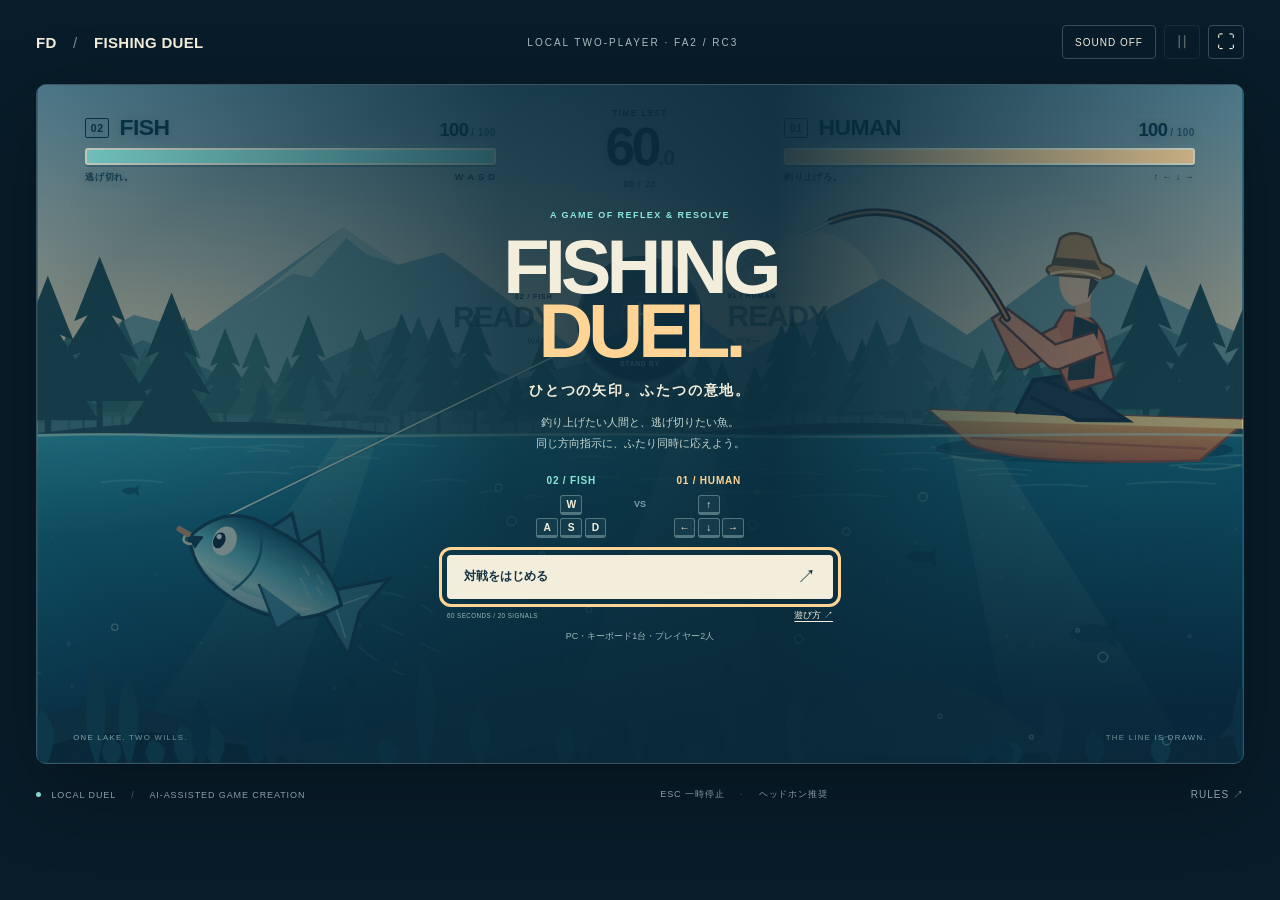
<file: index.html>
<!doctype html>
<html lang="ja">
<head>
<meta charset="utf-8">
<meta name="viewport" content="width=device-width, initial-scale=1">
<meta name="theme-color" content="#0b2635">
<meta name="description" content="ひとつの矢印、ふたりの反射神経。1台のキーボードで遊ぶ釣り対戦ゲーム。">
<title>FISHING DUEL — FA2 / RC3</title>
<meta name="release-candidate" content="FD-S1-FA2-RC3">
<link rel="stylesheet" href="style.css">
</head>
<body>
<main class="shell">
  <header class="masthead"><a class="brand" href="#" aria-label="FISHING DUEL タイトルへ">FD<span> / </span>FISHING DUEL</a><span class="edition">LOCAL TWO-PLAYER · FA2 / RC3</span><div class="utilities"><button id="sound" aria-pressed="false" aria-label="音をオンにする">SOUND OFF</button><button id="pause" disabled aria-label="一時停止">Ⅱ</button><button id="fullscreen" aria-label="全画面表示">⛶</button></div></header>
  <section id="arena" class="arena" aria-label="FISHING DUEL ゲーム画面">
    <svg id="lake" viewBox="0 0 1440 810" xmlns="http://www.w3.org/2000/svg" role="img" aria-label="湖の左の水中で抵抗する魚と、右のボートで竿を引く人間">
<defs>
  <linearGradient id="sky" x2="0" y2="1"><stop stop-color="#81b9c9"/><stop offset=".65" stop-color="#e4d9b8"/><stop offset="1" stop-color="#f6cc94"/></linearGradient>
  <linearGradient id="water" x2=".25" y2="1"><stop stop-color="#319cac"/><stop offset=".3" stop-color="#146d83"/><stop offset="1" stop-color="#082b43"/></linearGradient>
  <linearGradient id="body" x2="0" y2="1"><stop stop-color="#0b5267"/><stop offset=".48" stop-color="#66c2c9"/><stop offset=".75" stop-color="#b4e5d8"/><stop offset="1" stop-color="#539fba"/></linearGradient>
  <linearGradient id="boatColor" x2="0" y2="1"><stop stop-color="#f6bb63"/><stop offset="1" stop-color="#be6345"/></linearGradient>
  <linearGradient id="sunRay" x2="0" y2="1"><stop stop-color="#d9ffdd" stop-opacity=".16"/><stop offset="1" stop-color="#c5f6de" stop-opacity="0"/></linearGradient>
  <radialGradient id="vignette"><stop offset=".4" stop-color="#061f30" stop-opacity="0"/><stop offset="1" stop-color="#061f30" stop-opacity=".35"/></radialGradient>
  <pattern id="grain" width="7" height="7" patternUnits="userSpaceOnUse"><circle cx="1" cy="2" r=".6" fill="#fff" opacity=".06"/><circle cx="5" cy="5" r=".6" fill="#001c2f" opacity=".08"/></pattern>
  <g id="pine"><path d="M0 0-17 43-8 39-26 68-13 64-34 96H34L13 64 26 68 8 39 17 43Z"/><path d="M-2 50H2V118H-2Z"/></g>
  <g id="minifish"><path d="M-25 0Q-7-15 15-7L28-18 25 0 28 17 15 8Q-8 17-25 0Z"/></g>
</defs>
<rect width="1440" height="440" fill="url(#sky)"/>
<circle cx="926" cy="259" r="83" fill="#fff1c4" opacity=".65"/>
<path d="M0 337 115 275 190 294 365 170 431 215 485 200 649 321 761 257 850 320 1010 231 1111 299 1240 203 1440 299V460H0Z" fill="#729e9e"/>
<path d="m247 264 118-94 66 45-39-13-23-19-42 47-22-5Z" fill="#c9d6bc" opacity=".5"/>
<path d="M0 375 125 305 262 366 428 289 574 352 703 319 848 379 1044 301 1155 358 1331 282 1440 340V451H0Z" fill="#477c7e"/>

<use href="#pine" transform="translate(-3.2 355.3) scale(0.51)" fill="#3a7271"/>
<use href="#pine" transform="translate(14.5 301.2) scale(0.97)" fill="#306768"/>
<use href="#pine" transform="translate(37.2 291.7) scale(1.05)" fill="#3a7271"/>
<use href="#pine" transform="translate(54.8 330.2) scale(0.73)" fill="#306768"/>
<use href="#pine" transform="translate(89.7 309.9) scale(0.90)" fill="#3a7271"/>
<use href="#pine" transform="translate(101.5 279.1) scale(1.16)" fill="#306768"/>
<use href="#pine" transform="translate(128.4 314.4) scale(0.86)" fill="#3a7271"/>
<use href="#pine" transform="translate(138.1 357.4) scale(0.50)" fill="#306768"/>
<use href="#pine" transform="translate(175.0 277.4) scale(1.17)" fill="#3a7271"/>
<use href="#pine" transform="translate(181.3 306.5) scale(0.93)" fill="#306768"/>
<use href="#pine" transform="translate(201.4 351.5) scale(0.55)" fill="#3a7271"/>
<use href="#pine" transform="translate(223.9 290.8) scale(1.06)" fill="#306768"/>
<use href="#pine" transform="translate(261.0 295.6) scale(1.02)" fill="#3a7271"/>
<use href="#pine" transform="translate(268.4 353.7) scale(0.53)" fill="#306768"/>
<use href="#pine" transform="translate(298.0 324.5) scale(0.78)" fill="#3a7271"/>
<use href="#pine" transform="translate(323.6 274.8) scale(1.20)" fill="#306768"/>
<use href="#pine" transform="translate(328.4 346.5) scale(0.59)" fill="#3a7271"/>
<use href="#pine" transform="translate(365.9 342.3) scale(0.62)" fill="#306768"/>
<use href="#pine" transform="translate(386.0 291.0) scale(1.06)" fill="#3a7271"/>
<use href="#pine" transform="translate(403.5 349.0) scale(0.57)" fill="#306768"/>
<use href="#pine" transform="translate(416.0 309.3) scale(0.90)" fill="#3a7271"/>
<use href="#pine" transform="translate(435.1 272.6) scale(1.22)" fill="#306768"/>
<use href="#pine" transform="translate(455.3 276.3) scale(1.18)" fill="#3a7271"/>
<use href="#pine" transform="translate(479.2 277.2) scale(1.18)" fill="#306768"/>
<use href="#pine" transform="translate(505.0 355.0) scale(0.52)" fill="#3a7271"/>
<use href="#pine" transform="translate(522.6 272.7) scale(1.21)" fill="#306768"/>
<use href="#pine" transform="translate(544.1 362.0) scale(0.46)" fill="#3a7271"/>
<use href="#pine" transform="translate(572.1 346.4) scale(0.59)" fill="#306768"/>
<use href="#pine" transform="translate(592.4 342.1) scale(0.63)" fill="#3a7271"/>
<use href="#pine" transform="translate(604.1 300.7) scale(0.98)" fill="#306768"/>
<use href="#pine" transform="translate(632.1 357.0) scale(0.50)" fill="#3a7271"/>
<use href="#pine" transform="translate(655.1 328.8) scale(0.74)" fill="#306768"/>
<use href="#pine" transform="translate(670.1 281.2) scale(1.14)" fill="#3a7271"/>
<use href="#pine" transform="translate(689.7 329.8) scale(0.73)" fill="#306768"/>
<use href="#pine" transform="translate(707.3 343.1) scale(0.62)" fill="#3a7271"/>
<use href="#pine" transform="translate(735.1 362.3) scale(0.45)" fill="#306768"/>
<use href="#pine" transform="translate(754.1 317.7) scale(0.83)" fill="#3a7271"/>
<use href="#pine" transform="translate(770.3 336.4) scale(0.67)" fill="#306768"/>
<use href="#pine" transform="translate(795.2 315.1) scale(0.86)" fill="#3a7271"/>
<use href="#pine" transform="translate(818.1 329.3) scale(0.73)" fill="#306768"/>
<use href="#pine" transform="translate(846.2 365.6) scale(0.43)" fill="#3a7271"/>
<use href="#pine" transform="translate(857.3 335.2) scale(0.68)" fill="#306768"/>
<use href="#pine" transform="translate(889.2 285.6) scale(1.11)" fill="#3a7271"/>
<use href="#pine" transform="translate(902.6 276.5) scale(1.18)" fill="#306768"/>
<use href="#pine" transform="translate(916.0 295.8) scale(1.02)" fill="#3a7271"/>
<use href="#pine" transform="translate(940.5 271.6) scale(1.22)" fill="#306768"/>
<use href="#pine" transform="translate(957.9 304.4) scale(0.95)" fill="#3a7271"/>
<use href="#pine" transform="translate(985.6 302.8) scale(0.96)" fill="#306768"/>
<use href="#pine" transform="translate(1003.2 280.2) scale(1.15)" fill="#3a7271"/>
<use href="#pine" transform="translate(1036.8 324.6) scale(0.77)" fill="#306768"/>
<use href="#pine" transform="translate(1042.3 274.6) scale(1.20)" fill="#3a7271"/>
<use href="#pine" transform="translate(1072.4 358.3) scale(0.49)" fill="#306768"/>
<use href="#pine" transform="translate(1084.3 346.5) scale(0.59)" fill="#3a7271"/>
<use href="#pine" transform="translate(1119.9 361.4) scale(0.46)" fill="#306768"/>
<use href="#pine" transform="translate(1128.8 314.1) scale(0.86)" fill="#3a7271"/>
<use href="#pine" transform="translate(1161.8 303.2) scale(0.96)" fill="#306768"/>
<use href="#pine" transform="translate(1167.4 317.1) scale(0.84)" fill="#3a7271"/>
<use href="#pine" transform="translate(1192.4 321.7) scale(0.80)" fill="#306768"/>
<use href="#pine" transform="translate(1215.8 330.0) scale(0.73)" fill="#3a7271"/>
<use href="#pine" transform="translate(1232.8 356.8) scale(0.50)" fill="#306768"/>
<use href="#pine" transform="translate(1262.1 355.7) scale(0.51)" fill="#3a7271"/>
<use href="#pine" transform="translate(1285.4 356.6) scale(0.50)" fill="#306768"/>
<use href="#pine" transform="translate(1305.7 308.9) scale(0.91)" fill="#3a7271"/>
<use href="#pine" transform="translate(1315.2 271.2) scale(1.23)" fill="#306768"/>
<use href="#pine" transform="translate(1343.5 346.0) scale(0.59)" fill="#3a7271"/>
<use href="#pine" transform="translate(1362.4 362.9) scale(0.45)" fill="#306768"/>
<use href="#pine" transform="translate(1380.4 332.9) scale(0.70)" fill="#3a7271"/>
<use href="#pine" transform="translate(1400.7 318.1) scale(0.83)" fill="#306768"/>
<use href="#pine" transform="translate(1426.0 334.8) scale(0.69)" fill="#3a7271"/>
<use href="#pine" transform="translate(1443.4 308.8) scale(0.91)" fill="#306768"/>
<use href="#pine" transform="translate(1478.3 277.2) scale(1.18)" fill="#3a7271"/>
<use href="#pine" transform="translate(1494.6 278.7) scale(1.16)" fill="#306768"/>
<use href="#pine" transform="translate(1512.8 271.1) scale(1.23)" fill="#3a7271"/>
<use href="#pine" transform="translate(1525.7 352.3) scale(0.54)" fill="#306768"/>
<path d="M0 416Q210 390 401 414T789 416T1111 412T1440 414V445H0Z" fill="#244f56"/>
<use href="#pine" transform="translate(12 228) scale(1.8)" fill="#214e55"/>
<use href="#pine" transform="translate(74 205) scale(1.8)" fill="#214e55"/>
<use href="#pine" transform="translate(160 248) scale(1.8)" fill="#214e55"/>
<use href="#pine" transform="translate(1325 215) scale(1.8)" fill="#214e55"/>
<use href="#pine" transform="translate(1390 237) scale(1.8)" fill="#214e55"/>
<use href="#pine" transform="translate(1450 244) scale(1.8)" fill="#214e55"/>
<rect y="417" width="1440" height="393" fill="url(#water)"/>
<path d="M361 419 95 810H280L407 419ZM760 419 612 810H896L805 419ZM1088 419 1169 810H1385L1134 419Z" fill="url(#sunRay)"/>
<g fill="none" stroke="#a1e5d8" stroke-width="2" opacity=".22">
<path d="M1009 442q50.0 -5 100 0"/>
<path d="M713 473q48.0 -5 96 0"/>
<path d="M1302 477q53.0 -5 106 0"/>
<path d="M460 474q27.0 -5 54 0"/>
<path d="M1353 455q43.5 -5 87 0"/>
<path d="M1163 480q46.5 -5 93 0"/>
<path d="M977 462q17.0 -5 34 0"/>
<path d="M182 435q44.0 -5 88 0"/>
<path d="M582 493q11.0 -5 22 0"/>
<path d="M1033 461q15.5 -5 31 0"/>
<path d="M528 488q12.5 -5 25 0"/>
<path d="M301 458q21.5 -5 43 0"/>
<path d="M814 461q31.0 -5 62 0"/>
<path d="M1393 445q58.0 -5 116 0"/>
<path d="M249 433q34.5 -5 69 0"/>
<path d="M225 465q39.0 -5 78 0"/>
<path d="M1080 447q25.5 -5 51 0"/>
<path d="M902 492q56.5 -5 113 0"/>
<path d="M1110 461q39.5 -5 79 0"/>
<path d="M620 470q38.0 -5 76 0"/>
<path d="M346 447q31.0 -5 62 0"/>
<path d="M862 466q40.0 -5 80 0"/>
<path d="M797 488q49.0 -5 98 0"/>
<path d="M366 432q55.5 -5 111 0"/>
<path d="M1124 467q29.5 -5 59 0"/>
<path d="M636 446q25.0 -5 50 0"/>
<path d="M75 475q37.5 -5 75 0"/>
<path d="M250 439q26.0 -5 52 0"/>
</g>
<use href="#minifish" transform="translate(600 610) scale(0.9)" fill="#073a50" opacity=".55"/>
<use href="#minifish" transform="translate(890 691) scale(0.7)" fill="#073a50" opacity=".55"/>
<use href="#minifish" transform="translate(1055 564) scale(0.7)" fill="#073a50" opacity=".55"/>
<use href="#minifish" transform="translate(1260 655) scale(1.1)" fill="#073a50" opacity=".55"/>
<use href="#minifish" transform="translate(720 755) scale(0.5)" fill="#073a50" opacity=".55"/>
<use href="#minifish" transform="translate(110 485) scale(0.4)" fill="#073a50" opacity=".55"/>
<circle cx="275" cy="595" r="2.1" fill="#abd6c7" opacity=".14"/>
<circle cx="1189" cy="670" r="1.7" fill="#abd6c7" opacity=".14"/>
<circle cx="882" cy="759" r="1.3" fill="#abd6c7" opacity=".14"/>
<circle cx="1432" cy="531" r="1.3" fill="#abd6c7" opacity=".14"/>
<circle cx="1" cy="558" r="1.2" fill="#abd6c7" opacity=".14"/>
<circle cx="41" cy="719" r="2.3" fill="#abd6c7" opacity=".14"/>
<circle cx="632" cy="686" r="2.4" fill="#abd6c7" opacity=".14"/>
<circle cx="1016" cy="594" r="1.8" fill="#abd6c7" opacity=".14"/>
<circle cx="294" cy="604" r="1.3" fill="#abd6c7" opacity=".14"/>
<circle cx="464" cy="711" r="2.3" fill="#abd6c7" opacity=".14"/>
<circle cx="715" cy="566" r="1.9" fill="#abd6c7" opacity=".14"/>
<circle cx="1377" cy="659" r="3.0" fill="#abd6c7" opacity=".14"/>
<circle cx="1129" cy="538" r="2.0" fill="#abd6c7" opacity=".14"/>
<circle cx="195" cy="667" r="1.5" fill="#abd6c7" opacity=".14"/>
<circle cx="2" cy="703" r="2.1" fill="#abd6c7" opacity=".14"/>
<circle cx="1050" cy="547" r="2.7" fill="#abd6c7" opacity=".14"/>
<circle cx="1159" cy="658" r="1.9" fill="#abd6c7" opacity=".14"/>
<circle cx="1028" cy="710" r="2.9" fill="#abd6c7" opacity=".14"/>
<circle cx="387" cy="768" r="1.8" fill="#abd6c7" opacity=".14"/>
<circle cx="37" cy="668" r="2.9" fill="#abd6c7" opacity=".14"/>
<circle cx="258" cy="720" r="1.3" fill="#abd6c7" opacity=".14"/>
<circle cx="1179" cy="505" r="2.2" fill="#abd6c7" opacity=".14"/>
<circle cx="348" cy="497" r="2.2" fill="#abd6c7" opacity=".14"/>
<circle cx="533" cy="510" r="1.8" fill="#abd6c7" opacity=".14"/>
<circle cx="880" cy="609" r="1.6" fill="#abd6c7" opacity=".14"/>
<circle cx="464" cy="576" r="2.2" fill="#abd6c7" opacity=".14"/>
<circle cx="414" cy="633" r="1.6" fill="#abd6c7" opacity=".14"/>
<circle cx="1012" cy="710" r="2.4" fill="#abd6c7" opacity=".14"/>
<circle cx="1151" cy="589" r="1.6" fill="#abd6c7" opacity=".14"/>
<circle cx="878" cy="673" r="1.7" fill="#abd6c7" opacity=".14"/>
<circle cx="401" cy="580" r="1.6" fill="#abd6c7" opacity=".14"/>
<circle cx="142" cy="585" r="1.7" fill="#abd6c7" opacity=".14"/>
<circle cx="997" cy="765" r="2.6" fill="#abd6c7" opacity=".14"/>
<circle cx="862" cy="704" r="1.6" fill="#abd6c7" opacity=".14"/>
<circle cx="385" cy="645" r="2.8" fill="#abd6c7" opacity=".14"/>
<circle cx="337" cy="542" r="2.2" fill="#abd6c7" opacity=".14"/>
<circle cx="429" cy="692" r="2.1" fill="#abd6c7" opacity=".14"/>
<circle cx="639" cy="501" r="2.7" fill="#abd6c7" opacity=".14"/>
<circle cx="72" cy="686" r="1.0" fill="#abd6c7" opacity=".14"/>
<circle cx="17" cy="540" r="1.1" fill="#abd6c7" opacity=".14"/>
<circle cx="355" cy="721" r="2.3" fill="#abd6c7" opacity=".14"/>
<circle cx="738" cy="744" r="1.9" fill="#abd6c7" opacity=".14"/>
<path d="M0 754Q100 725 198 768T439 756T691 776T922 751T1190 771T1440 747V810H0Z" fill="#12394a"/>
<path d="M0 794Q110 754 264 795T563 799T866 786T1161 801T1440 777V810H0Z" fill="#0b2b3d"/>

<path d="M829 815q-24 -51 -5 -128q28 45 5 128" fill="#0b3b50"/>
<path d="M418 815q-24 -13 -5 -32q28 11 5 32" fill="#12485a"/>
<path d="M90 815q-24 -14 -5 -36q28 13 5 36" fill="#12485a"/>
<path d="M305 815q-24 -22 -5 -56q28 20 5 56" fill="#10384b"/>
<path d="M787 815q-24 -14 -5 -36q28 13 5 36" fill="#0b3b50"/>
<path d="M915 815q-24 -41 -5 -102q28 36 5 102" fill="#10384b"/>
<path d="M378 815q-24 -44 -5 -110q28 38 5 110" fill="#0b3b50"/>
<path d="M1344 815q-24 -16 -5 -40q28 14 5 40" fill="#12485a"/>
<path d="M474 815q-24 -42 -5 -106q28 37 5 106" fill="#10384b"/>
<path d="M1442 815q-24 -39 -5 -98q28 34 5 98" fill="#0b3b50"/>
<path d="M653 815q-24 -44 -5 -109q28 38 5 109" fill="#0b3b50"/>
<path d="M281 815q-24 -26 -5 -65q28 23 5 65" fill="#10384b"/>
<path d="M142 815q-24 -13 -5 -33q28 12 5 33" fill="#12485a"/>
<path d="M719 815q-24 -40 -5 -99q28 35 5 99" fill="#0b3b50"/>
<path d="M1265 815q-24 -17 -5 -43q28 15 5 43" fill="#10384b"/>
<path d="M110 815q-24 -44 -5 -109q28 38 5 109" fill="#12485a"/>
<path d="M556 815q-24 -34 -5 -84q28 29 5 84" fill="#10384b"/>
<path d="M263 815q-24 -21 -5 -52q28 18 5 52" fill="#0b3b50"/>
<path d="M213 815q-24 -20 -5 -50q28 18 5 50" fill="#12485a"/>
<path d="M1126 815q-24 -12 -5 -29q28 10 5 29" fill="#0b3b50"/>
<path d="M1156 815q-24 -14 -5 -35q28 12 5 35" fill="#0b3b50"/>
<path d="M465 815q-24 -54 -5 -134q28 47 5 134" fill="#12485a"/>
<path d="M907 815q-24 -32 -5 -81q28 28 5 81" fill="#12485a"/>
<path d="M1167 815q-24 -12 -5 -31q28 11 5 31" fill="#12485a"/>
<path d="M911 815q-24 -20 -5 -49q28 17 5 49" fill="#12485a"/>
<path d="M181 815q-24 -19 -5 -48q28 17 5 48" fill="#12485a"/>
<path d="M176 815q-24 -20 -5 -51q28 18 5 51" fill="#12485a"/>
<path d="M530 815q-24 -30 -5 -74q28 26 5 74" fill="#12485a"/>
<path d="M924 815q-24 -29 -5 -73q28 26 5 73" fill="#10384b"/>
<path d="M632 815q-24 -20 -5 -50q28 18 5 50" fill="#12485a"/>
<path d="M491 815q-24 -37 -5 -92q28 32 5 92" fill="#10384b"/>
<path d="M9 815q-24 -28 -5 -69q28 24 5 69" fill="#12485a"/>
<path d="M1157 815q-24 -13 -5 -33q28 12 5 33" fill="#0b3b50"/>
<path d="M1216 815q-24 -38 -5 -95q28 33 5 95" fill="#10384b"/>
<path d="M71 815q-24 -51 -5 -128q28 45 5 128" fill="#12485a"/>
<path d="M197 815q-24 -32 -5 -81q28 28 5 81" fill="#0b3b50"/>
<!-- 紐の端点・魚・人間・ボートはJSで独立して動かします。 -->
<g id="fish-wake" fill="none" stroke="#9adecf" stroke-width="2" stroke-linecap="round" stroke-dasharray="28 22" opacity="0"><path d="M115-32Q152-47 190-40M132 0H218M118 31Q153 45 190 43"/></g>
<g id="boat-wake" fill="none" stroke="#d2e8ce" stroke-width="2.5" stroke-linecap="round" opacity=".4"><path d="M1070 431q40 15 81 3M1092 442q43 10 76 2M1365 455q36 8 73-2"/></g>
<g id="boat" transform="translate(0 0)">
  <ellipse cx="1252" cy="434" rx="178" ry="17" fill="#063e55" opacity=".55"/>
  <path d="M1068 388 1448 398 1390 447Q1181 455 1117 430Z" fill="url(#boatColor)" stroke="#874e40" stroke-width="3"/>
  <path d="M1068 388 1448 398 1444 409 1082 400Z" fill="#ffdb8d"/>
  <path d="m1116 421 282 12" stroke="#9d5140" stroke-width="3" opacity=".6"/>
  <g id="stance">
  <path d="M1170 392 1191 352 1245 344 1284 397" fill="#243d4c" stroke="#162f3f" stroke-width="5"/>
  <path d="m1202 351 67 26 34 22h-60l-56-27" fill="#243d4c" stroke="#162f3f" stroke-width="5"/>
  </g>
  <g id="angler" transform="rotate(0 1242 340)">
    <path d="M1230 268Q1260 265 1276 299L1287 351 1234 365 1207 304Z" fill="#dc7756" stroke="#633e39" stroke-width="3"/>
    <path d="m1242 274-11 78 32-2 7-63" fill="#253c41"/>
    <path d="m1221 286-39 19-22-40-17 10 26 59q7 6 17 0l43-20" fill="#e28a61" stroke="#633e39" stroke-width="3"/>
    <path d="m1264 295-46 13-56-44-10 13 58 58q8 5 17 1l48-17" fill="#ed9a72" stroke="#633e39" stroke-width="3"/>
    <path d="m1244 252-1 24 18 1 1-30" fill="#dba47b"/>
    <path d="M1225 223Q1222 253 1240 263L1260 258 1270 231Z" fill="#f2c69c"/>
    <path d="m1262 229-4 26 14-20" fill="#483f3a"/>
    <path d="M1214 224q-9-7 3-11l10-31q14-12 37 0l11 30q31 14 0 19Z" fill="#bd8b54" stroke="#654d38" stroke-width="3"/>
    <path d="m1221 204 47 5 6 12-57-8" fill="#604f3b"/>
    <path d="M1214 224q30-8 61 7" fill="none" stroke="#f4ca8b" stroke-width="3"/>
  </g>
</g>
<path id="rod" d="M1161 275Q1073 119 948 160" fill="none" stroke="#382f30" stroke-width="9" stroke-linecap="round"/>
<path id="rod-shine" d="M1161 275Q1073 119 948 160" fill="none" stroke="#cd8c59" stroke-width="3" stroke-linecap="round"/>
<g id="fishing-line"><path id="line-shadow" d="M948 160 181 538" fill="none" stroke="#064156" stroke-width="5" opacity=".16"/><path id="line" d="M948 160 181 538" fill="none" stroke="#edf6d7" stroke-width="2"/><path id="line-flash" d="M948 160 181 538" fill="none" stroke="#fff9bd" stroke-width="6" opacity="0"/></g>
<g id="fish" transform="translate(285 582) rotate(24)">
  <g id="fish-flex">
  <g id="fish-tail"><path d="M72-11 125-58 115-6 131 45 74 16" fill="#428c9e" stroke="#153f54" stroke-width="4"/><path d="m88 1 26-30M88 5l29 24" stroke="#89c8c8" stroke-width="2" fill="none"/></g>
  <path d="M-35-36-12-75 11-47 27-69 48-37" fill="#31788e" stroke="#153f54" stroke-width="4"/>
  <path d="M-111 2Q-87-59-24-49 50-49 88-1 49 55-27 48-88 43-111 2Z" fill="url(#body)" stroke="#153f54" stroke-width="4"/>
  <path d="M-99 18Q-28 51 60 17-5 67-69 33" fill="#d4ede0" opacity=".65"/>
  <path d="M-37-39Q-12-6-37 38" stroke="#22687c" stroke-width="3" fill="none"/>
  <path d="M-12 18 30 58 48 30" fill="#4b96ab" stroke="#20516b" stroke-width="3"/>
  <path d="m26-25 12 8m8-5 12 8m-29 4 12 8m10-7 12 8m-23 1 12 8" stroke="#c8eece" opacity=".3" stroke-width="3"/>
  <ellipse cx="-71" cy="-11" rx="14" ry="18" fill="#e4f2da"/>
  <ellipse cx="-77" cy="-9" rx="7" ry="10" fill="#102b3e"/>
  <circle cx="-79" cy="-13" r="3" fill="#fff"/>
  <path d="m-96-4-15 6 12 9" fill="#143e52" stroke="#153f54" stroke-width="3"/>
  <path d="M-115-3q-6 18 10 12" fill="none" stroke="#e6dec1" stroke-width="3"/>
  <path d="m-114 0-12-1" stroke="#c99469" stroke-width="7" stroke-linecap="round"/>
  </g>
</g>
<g id="bait" transform="translate(159 581)" opacity="0"><path d="M0 0q-10-9-15 0t-14 2" fill="none" stroke="#e8a26d" stroke-width="6" stroke-linecap="round"/></g>
<g id="spray" fill="#d6f1df" opacity=".7"></g>
<g id="bubbles" fill="none" stroke="#b7e5d9" stroke-width="1.5" opacity=".5"></g>
<!-- キャラクターに追従する判定専用漫符。入力や時間判定とは独立。 -->
<g id="fish-signal" opacity="0" pointer-events="none" aria-hidden="true">
  <g id="fish-great-mark" fill="#b8f5db" stroke="#123e50" stroke-width="3" stroke-linejoin="round"><path d="M-7-23H7L5 8H-5Z"/><circle cy="18" r="5"/></g>
  <g id="fish-bad-mark" fill="none" stroke="#173c4d" stroke-width="3" stroke-linecap="round" stroke-linejoin="round"><path d="M-33 7C-46-12-9-27 4-12S-18 24-25 4 12-24 23-8-9 21-12-3 36-19 36 0 10 23 2 7 28-18 31 4M-30-2Q-8 21 18-10T32 11M-16-13Q-28 18 10 12" stroke="#e8ead2" stroke-width="6"/><path d="M-33 7C-46-12-9-27 4-12S-18 24-25 4 12-24 23-8-9 21-12-3 36-19 36 0 10 23 2 7 28-18 31 4M-30-2Q-8 21 18-10T32 11M-16-13Q-28 18 10 12"/></g>
</g>
<g id="human-signal" opacity="0" pointer-events="none" aria-hidden="true">
  <g id="human-great-mark" fill="#ffe0a0" stroke="#4d3d33" stroke-width="3" stroke-linejoin="round"><path d="M-7-23H7L5 8H-5Z"/><circle cy="18" r="5"/></g>
  <g id="human-bad-mark" fill="none" stroke="#513f38" stroke-width="3" stroke-linecap="round" stroke-linejoin="round"><path d="M-33 7C-46-12-9-27 4-12S-18 24-25 4 12-24 23-8-9 21-12-3 36-19 36 0 10 23 2 7 28-18 31 4M-30-2Q-8 21 18-10T32 11M-16-13Q-28 18 10 12" stroke="#eee4ca" stroke-width="6"/><path d="M-33 7C-46-12-9-27 4-12S-18 24-25 4 12-24 23-8-9 21-12-3 36-19 36 0 10 23 2 7 28-18 31 4M-30-2Q-8 21 18-10T32 11M-16-13Q-28 18 10 12"/></g>
</g>
<path id="surface" d="M0 419Q80 413 160 419T480 419T800 419T1120 419T1440 419" stroke="#c6e9d5" stroke-width="3" fill="none" opacity=".65"/>
<rect width="1440" height="810" fill="url(#grain)" pointer-events="none"/>
<rect width="1440" height="810" fill="url(#vignette)" pointer-events="none"/>
</svg>
    <div class="hud">
      <section class="health fish-health" aria-label="魚の体力"><div class="health-label"><span><b>02</b> FISH</span><output id="fish-hp">100<span>/ 100</span></output></div><div class="health-track" role="progressbar" aria-label="魚の体力" aria-valuemin="0" aria-valuemax="100" aria-valuenow="100" id="fish-bar"><div class="health-loss"></div><div class="health-fill"></div></div><div class="health-foot"><span>逃げ切れ。</span><span>W A S D</span></div></section>
      <section class="clock" aria-label="残り時間"><span>TIME LEFT</span><output id="timer">60<span>.0</span></output><small id="round-counter">00 / 20</small></section>
      <section class="health human-health" aria-label="人間の体力"><div class="health-label"><span><b>01</b> HUMAN</span><output id="human-hp">100<span>/ 100</span></output></div><div class="health-track" role="progressbar" aria-label="人間の体力" aria-valuemin="0" aria-valuemax="100" aria-valuenow="100" id="human-bar"><div class="health-loss"></div><div class="health-fill"></div></div><div class="health-foot"><span>釣り上げろ。</span><span>↑ ← ↓ →</span></div></section>
    </div>
    <div id="cue" class="cue dormant" aria-label="共通方向指示">
      <div class="judgment fish-judgment"><svg class="verdict-burst" viewBox="0 0 180 90" aria-hidden="true"><path d="M16 20 4 12M28 9 22 0M90 9V0M152 9 158 0M164 20 176 12M16 70 4 78M28 81 22 90M90 81V90M152 81 158 90M164 70 176 78"/></svg><span class="judge-owner">02 / FISH</span><strong id="fish-judge">READY</strong><small id="fish-detail">WASD</small></div>
      <div class="prompt"><svg class="prompt-ring" viewBox="0 0 120 120" aria-hidden="true"><circle class="ring-track" cx="60" cy="60" r="55"/><circle id="deadline-ring" cx="60" cy="60" r="55" pathLength="100"/></svg><svg id="direction" viewBox="0 0 100 100" aria-hidden="true" hidden><path id="direction-arrow" d="M50 9 85 44H66V87H34V44H15Z"/></svg><svg id="prompt-idle" viewBox="0 0 40 40" aria-hidden="true"><path d="M20 9V31M9 20H31"/><circle cx="20" cy="20" r="17"/></svg><span id="direction-name" class="sr-only">待機中</span><span id="prompt-label">STAND BY</span></div>
      <div class="judgment human-judgment"><svg class="verdict-burst" viewBox="0 0 180 90" aria-hidden="true"><path d="M16 20 4 12M28 9 22 0M90 9V0M152 9 158 0M164 20 176 12M16 70 4 78M28 81 22 90M90 81V90M152 81 158 90M164 70 176 78"/></svg><span class="judge-owner">01 / HUMAN</span><strong id="human-judge">READY</strong><small id="human-detail">矢印キー</small></div>
    </div>
    <div id="round-feedback" class="round-feedback" aria-live="off"></div>
    <div class="arena-caption"><span>ONE LAKE. TWO WILLS.</span><span id="phase">THE LINE IS DRAWN.</span></div>
    <div id="countdown" class="countdown" hidden><span>THE DUEL BEGINS</span><strong id="count-number">3</strong><small>左の魚はWASD ／ 右の人間は矢印キー</small></div>
    <div id="intro" class="overlay intro">
      <div class="intro-card"><span class="eyebrow">A GAME OF REFLEX & RESOLVE</span><h1>FISHING<br><em>DUEL.</em></h1><p class="tagline">ひとつの矢印。ふたつの意地。</p><p class="intro-copy">釣り上げたい人間と、逃げ切りたい魚。<br>同じ方向指示に、ふたり同時に応えよう。</p>
        <div class="players"><div><span class="player-tag fish-color">02 / FISH</span><div class="key-pad"><kbd>W</kbd><span><kbd>A</kbd><kbd>S</kbd><kbd>D</kbd></span></div></div><span class="versus">VS</span><div><span class="player-tag human-color">01 / HUMAN</span><div class="key-pad"><kbd>↑</kbd><span><kbd>←</kbd><kbd>↓</kbd><kbd>→</kbd></span></div></div></div>
        <button id="start" class="primary">対戦をはじめる <span>↗</span></button><div class="start-foot"><span>60 SECONDS / 20 SIGNALS</span><button id="help-open">遊び方 ↗</button></div><p class="keyboard-note">PC・キーボード1台・プレイヤー2人</p>
      </div>
    </div>
    <div id="paused" class="overlay pause-overlay" hidden><div class="pause-card"><span class="eyebrow">TAKE A BREATH</span><h2>PAUSED.</h2><p id="pause-message">ふたりの準備ができたら再開してください。</p><button id="resume" class="primary">対戦を再開 <span>↗</span></button><button id="quit" class="text-button">タイトルへ戻る</button></div></div>
    <div id="result" class="overlay result-overlay" hidden><div class="result-card"><span id="result-reason" class="eyebrow">TIME UP</span><h2 id="result-title">DRAW</h2><p id="result-copy"></p><div class="result-score"><div class="fish-color"><span>02 / FISH</span><strong id="result-fish">100</strong></div><span class="score-colon">:</span><div class="human-color"><span>01 / HUMAN</span><strong id="result-human">100</strong></div></div><div id="stats" class="stats"></div><button id="rematch" class="primary">もう一度、勝負する <span>↗</span></button><button id="back" class="text-button">タイトルへ戻る</button></div></div>
    <div id="help" class="overlay help-overlay" hidden><div class="help-card" role="dialog" aria-modal="true" aria-labelledby="help-title"><div class="help-heading"><span class="eyebrow">FIELD GUIDE / 01</span><button id="help-close" aria-label="遊び方を閉じる">✕</button></div><h2 id="help-title">反射神経で、<br>この糸の運命を決める。</h2><p>中央に出た矢印と同じ方向を入力。<br>左の魚は <b>W A S D</b>、右の人間は <b>矢印キー</b>。受付は1秒です。</p><div class="rules-table"><div><strong class="great">GREAT</strong><span>0.5秒以内に正解</span><b>相手 −7.5</b></div><div><strong class="good">GOOD</strong><span>0.5秒超〜1秒以内に正解</span><b>相手 −5</b></div><div><strong class="bad">BAD</strong><span>誤った方向を入力</span><b>自分 −2.5</b></div><div><strong>未入力</strong><span>1秒以内に入力なし</span><b>変化なし</b></div></div><p class="help-note">各指示で入力はひとり1回。押しっぱなし・連打は無効です。<br>双方のダメージを同時に反映し、体力0で決着。60秒経ったら残り体力で勝負します。両者同時に0なら DOUBLE K.O.、時間切れで同値なら DRAW です。</p><button id="help-done" class="primary">準備できました <span>↗</span></button></div></div>
  </section>
  <footer class="footer"><span><i></i> LOCAL DUEL <span class="footer-divider">/</span> AI-ASSISTED GAME CREATION</span><span class="footer-controls">ESC 一時停止 <span class="footer-divider">·</span> ヘッドホン推奨</span><button id="guide">RULES ↗</button></footer>
</main>
<p id="mobile-note" class="mobile-note">このゲームはPCのキーボードで2人対戦します。画面の閲覧はこの端末でも可能です。</p>
<div id="announcer" class="sr-only" aria-live="polite"></div>
<script src="engine.js"></script>
<script src="scene.js"></script>
<script src="audio.js"></script>
<script src="app.js"></script>
</body>
</html>
</file>
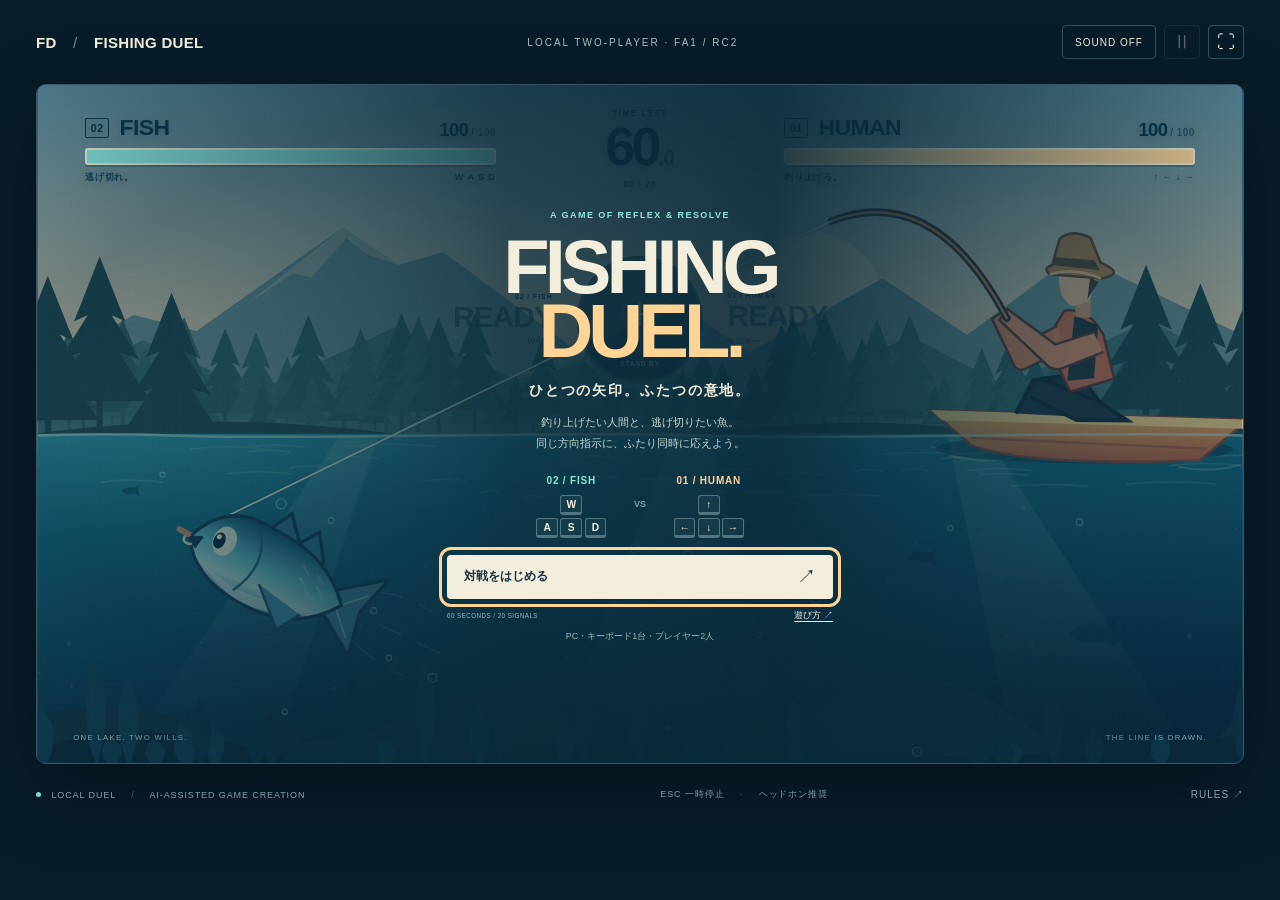
<file: FISHING_DUEL_FA1_Preview.html>
<!doctype html>
<html lang="ja">
<head>
<meta charset="utf-8">
<meta name="viewport" content="width=device-width, initial-scale=1">
<meta name="theme-color" content="#0b2635">
<meta name="description" content="ひとつの矢印、ふたりの反射神経。1台のキーボードで遊ぶ釣り対戦ゲーム。">
<title>FISHING DUEL — FA1 / RC2</title>
<meta name="release-candidate" content="FD-S1-FA1-RC2">
<style>
:root {
  color-scheme: dark;
  --ink: #0b2635;
  --paper: #f3eedb;
  --muted: #a7bfc2;
  --fish: #8be6da;
  --human: #ffd495;
  --bad: #ffa490;
  font-family: Arial, 'Noto Sans JP', 'Yu Gothic', Meiryo, sans-serif;
}
* { box-sizing: border-box; }
body { margin: 0; background: #081c29; color: var(--paper); }
button, a { -webkit-tap-highlight-color: transparent; }
button { font: inherit; cursor: pointer; }
button:disabled { opacity: .35; cursor: default; }
button:focus-visible, a:focus-visible { outline: 3px solid var(--human); outline-offset: 5px; }
button { color: inherit; }
[hidden] { display: none !important; }
.shell { width: min(1640px, calc(100% - 72px)); margin: 0 auto; }
.masthead { display: flex; align-items: center; justify-content: space-between; gap: 20px; height: 84px; }
.brand { color: var(--paper); text-decoration: none; font-weight: 900; font-size: 15px; letter-spacing: .02em; }
.brand span { color: #6f8e95; margin: 0 12px; font-weight: 400; }
.edition { font-size: 10px; letter-spacing: .2em; color: var(--muted); }
.utilities { display: flex; gap: 8px; }
.utilities button { border: 1px solid #34505b; background: none; border-radius: 4px; min-width: 36px; height: 34px; font-size: 18px; }
.utilities #sound { font-size: 10px; letter-spacing: .1em; padding: 0 12px; }
.utilities button:hover:not(:disabled) { background: #193644; }
.arena { position: relative; isolation: isolate; overflow: hidden; aspect-ratio: 16/9; container-type: inline-size; background: #12627b; border-radius: 10px; border: 1px solid #385561; box-shadow: 0 26px 80px #0004; }
#lake { width: 100%; height: 100%; display: block; }
.hud { position: absolute; inset: 4.3% 4% auto; display: grid; grid-template-columns: 1fr 20% 1fr; align-items: start; gap: 3%; text-shadow: 0 2px 8px #163f4d55; }
.health { min-width: 0; }
.health-label { display: flex; justify-content: space-between; align-items: end; gap: 12px; font-size: clamp(12px, 1.9cqw, 28px); font-weight: 900; letter-spacing: -.025em; }
.health-label b { font-size: .46em; letter-spacing: .08em; padding: .25em .42em; border: 1px solid currentColor; border-radius: 2px; vertical-align: .3em; margin-right: .4em; }
.health-label output { font-variant-numeric: tabular-nums; font-size: .8em; }
.health-label output span { font-size: .55em; opacity: .65; margin-left: .3em; letter-spacing: .04em; }
.fish-health { color: #073347; }
.human-health { color: #073347; }
.health-track { margin-top: .6cqw; height: 1.35cqw; min-height: 8px; background: #0a3149c9; border: 2px solid #eff1d9; border-radius: 3px; position: relative; overflow: hidden; box-shadow: 0 2px 0 #12405155; }
.health-fill, .health-loss { width: 100%; position: absolute; inset: 0 auto 0 0; transition: width .24s ease-out; }
.health-loss { background: #f8f3dc; transition: width .7s .2s; }
.fish-health .health-fill { background: var(--fish); }
.human-health .health-fill { background: var(--human); }
.health-foot { display: flex; justify-content: space-between; font-size: clamp(8px, .78cqw, 12px); margin-top: .55cqw; font-weight: 700; letter-spacing: .08em; opacity: .85; }
.clock { text-align: center; color: #123347; margin-top: -.4cqw; }
.clock > span { display: block; font-size: clamp(8px, .68cqw, 12px); letter-spacing: .18em; font-weight: 700; }
.clock output { display: block; font-size: clamp(24px, 4.4cqw, 70px); line-height: 1.1; letter-spacing: -.06em; font-weight: 900; font-variant-numeric: tabular-nums; }
.clock output span { font-size: .4em; opacity: .65; letter-spacing: -.03em; }
.clock small { display: block; font-size: clamp(8px, .7cqw, 12px); font-variant-numeric: tabular-nums; letter-spacing: .12em; margin-top: .2cqw; }
.clock.urgent { color: #a53f35; }
.cue { position: absolute; top: 25.3%; left: 50%; transform: translateX(-50%); display: flex; align-items: center; gap: 1.5cqw; pointer-events: none; }
.prompt { width: 10.5cqw; height: 10.5cqw; border-radius: 50%; background: #0a2a3bef; display: flex; flex-direction: column; align-items: center; justify-content: center; box-shadow: 0 0 0 .45cqw #e5f0d42b, 0 8px 30px #092b4330; position: relative; }
.prompt-ring { position: absolute; width: 106%; height: 106%; transform: rotate(-90deg); fill: none; stroke-width: 2.5; }
.ring-track { stroke: #d6e5ca33; }
#deadline-ring { stroke: #f4f1cf; stroke-dasharray: 100; stroke-dashoffset: 0; }
#direction { font-family: Arial, sans-serif; font-size: 7.2cqw; line-height: 1; font-weight: 900; color: var(--paper); padding-bottom: .7cqw; }
#prompt-label { position: absolute; bottom: 1.3cqw; font-size: .55cqw; font-weight: 700; letter-spacing: .12em; color: #cbdfd4; }
.cue.dormant .prompt { opacity: .8; }
.cue.dormant #direction { font-size: 3.5cqw; font-weight: 300; color: #c9ddd699; }
.cue.dormant #deadline-ring { opacity: 0; }
.cue.active .prompt { animation: cue-in .16s ease-out; }
.cue.active .ring-track { stroke: #f2f4c944; }
.judgment { width: 12cqw; min-height: 6.2cqw; display: flex; flex-direction: column; justify-content: center; }
.fish-judgment { text-align: right; }
.human-judgment { text-align: left; }
.judge-owner { font-size: .58cqw; letter-spacing: .13em; color: #092f44; font-weight: 700; }
.judgment strong { font-size: 2.5cqw; line-height: 1.15; font-weight: 900; letter-spacing: -.04em; color: #143b4b99; }
.judgment small { font-size: .68cqw; letter-spacing: .025em; color: #204d58; margin-top: .2cqw; min-height: 1em; }
.judgment.has-result strong { color: #f5f1d9; text-shadow: 0 2px 0 #164052, 0 0 18px #07374a77; animation: judge-in .18s ease-out; }
.judgment.has-result.bad strong { color: #9a3a32; text-shadow: 0 1px 0 #fed3ac55; }
.judgment.has-result.miss strong { color: #214d59; font-size: 1.8cqw; text-shadow: none; }
.round-feedback { position: absolute; left: 50%; top: 48%; transform: translateX(-50%); text-align: center; font-size: .85cqw; font-weight: 700; letter-spacing: .04em; color: #e7f1d9; text-shadow: 0 2px 7px #064259; pointer-events: none; }
.arena-caption { position: absolute; inset: auto 3% 3%; display: flex; justify-content: space-between; font-size: .65cqw; letter-spacing: .16em; color: #a0c7c7; pointer-events: none; }
.overlay { position: absolute; inset: 0; display: flex; align-items: center; justify-content: center; z-index: 5; background: #082537aa; backdrop-filter: blur(5px); }
.intro { background: linear-gradient(90deg, #092c4225 0%, #092939c9 39%, #092939e6 61%, #092c4225 100%); backdrop-filter: none; }
.intro-card { width: 32cqw; text-align: center; padding: 2cqw 0; }
.eyebrow { font-size: clamp(9px, .7cqw, 12px); font-weight: 700; letter-spacing: .16em; color: var(--fish); }
h1 { margin: 1.1cqw 0 1cqw; font-family: 'Arial Black', Arial, sans-serif; font-size: 6.3cqw; line-height: .84; letter-spacing: -.065em; font-weight: 900; }
h1 em { font-style: normal; color: var(--human); }
.tagline { font-size: clamp(13px, 1.2cqw, 20px); font-weight: 700; letter-spacing: .13em; margin: 1.5cqw 0 1cqw; }
.intro-copy { font-size: clamp(11px, .84cqw, 15px); line-height: 1.9; color: #c4d7d1; margin: .7cqw 0 1.35cqw; }
.players { display: flex; justify-content: center; gap: 2.3cqw; align-items: center; margin-bottom: 1.4cqw; }
.player-tag { font-size: clamp(10px, .7cqw, 12px); font-weight: 700; letter-spacing: .08em; }
.human-color { color: var(--human); }
.fish-color { color: var(--fish); }
.key-pad { display: flex; flex-direction: column; align-items: center; gap: .2cqw; margin-top: .55cqw; }
.key-pad span { display: flex; gap: .2cqw; }
kbd { display: flex; align-items: center; justify-content: center; width: 1.8cqw; height: 1.7cqw; border: 1px solid #8ca9ae88; border-bottom-width: 3px; border-radius: 3px; color: var(--paper); font: 700 .85cqw Arial, sans-serif; background: #b7d3cc0c; }
.versus { font-size: .75cqw; font-weight: 700; color: #819ca2; }
.primary { width: 100%; border: none; border-radius: 4px; padding: 1.1cqw 1.4cqw; display: flex; align-items: center; justify-content: space-between; background: var(--paper); color: #123241; font-size: clamp(12px, .9cqw, 16px); font-weight: 700; transition: background .15s, transform .15s; }
.primary:hover { background: var(--human); transform: translateY(-2px); }
.primary span { font: 400 1.6em Arial, sans-serif; line-height: .7; }
.start-foot { display: flex; justify-content: space-between; align-items: center; margin-top: .85cqw; }
.start-foot > span { font-size: .52cqw; letter-spacing: .07em; color: #9bb7b8; }
.start-foot button { font-size: .74cqw; border: none; background: none; padding: 0; text-decoration: underline; text-underline-offset: 3px; }
.keyboard-note { margin: .7cqw 0 0; font-size: clamp(9px, .64cqw, 11px); color: #9bb7b8; }
.countdown { position: absolute; inset: 0; z-index: 4; background: #082b3a55; display: flex; align-items: center; justify-content: center; flex-direction: column; text-shadow: 0 2px 20px #0a2637; }
.countdown > span { font-size: 1cqw; letter-spacing: .22em; }
.countdown strong { font-size: 11cqw; font-weight: 900; line-height: 1.2; }
.countdown small { font-size: 1cqw; letter-spacing: .04em; }
.pause-card, .result-card { width: 36cqw; text-align: center; padding: 2cqw 0; }
h2 { font-size: 5cqw; letter-spacing: -.05em; line-height: 1; margin: 1cqw 0; }
.pause-card p, .result-card p { font-size: 1cqw; line-height: 1.8; color: #c8d8d2; margin: 1.2cqw 0 2cqw; }
.text-button { background: none; border: none; color: #a9c2c2; margin-top: 1.4cqw; padding: .3cqw; font-size: .8cqw; text-decoration: underline; text-underline-offset: 4px; }
.result-score { display: flex; align-items: center; justify-content: center; gap: 3cqw; margin: 1.5cqw 0; }
.result-score div { display: flex; flex-direction: column; }
.result-score span { font-size: .7cqw; letter-spacing: .1em; }
.result-score strong { font-size: 4cqw; letter-spacing: -.04em; font-variant-numeric: tabular-nums; }
.result-score .score-colon { color: #86a5a9; font-size: 2cqw; }
.result-card h2 { font-size: 4.4cqw; white-space: nowrap; }
.stats { display: grid; grid-template-columns: 1fr 1.1fr 1fr; gap: .3cqw; font-size: .75cqw; color: #b2cbc8; margin-bottom: 2cqw; font-variant-numeric: tabular-nums; }
.stats b { font-size: .65cqw; letter-spacing: .08em; }
.help-card { width: 44cqw; background: #102e3b; padding: 2.5cqw; border: 1px solid #4b6970; border-radius: 6px; box-shadow: 0 15px 70px #0005; }
.help-heading { display: flex; justify-content: space-between; align-items: center; }
.help-heading button { background: none; border: 0; font-size: 1.3cqw; }
.help-card h2 { font-size: 2.5cqw; line-height: 1.35; letter-spacing: .01em; margin-top: 1.3cqw; }
.help-card p { font-size: clamp(12px, .9cqw, 16px); line-height: 1.9; color: #c5d7d1; }
.rules-table { border-top: 1px solid #547078; margin: 1.2cqw 0; }
.rules-table > div { display: grid; grid-template-columns: 1fr 1.9fr .85fr; gap: .7cqw; align-items: center; padding: .75cqw 0; font-size: .8cqw; border-bottom: 1px solid #45616b; }
.rules-table strong { font-size: .9cqw; }
.rules-table b { font-size: .77cqw; text-align: right; }
.great { color: var(--human); }
.good { color: var(--fish); }
.bad { color: var(--bad); }
.help-card .help-note { font-size: clamp(11px, .77cqw, 14px); margin-bottom: 1.4cqw; }
.footer { display: flex; justify-content: space-between; gap: 15px; align-items: center; height: 62px; font-size: 9px; letter-spacing: .1em; color: #9ab4b9; }
.footer i { display: inline-block; width: 5px; height: 5px; background: var(--fish); border-radius: 50%; margin-right: 7px; vertical-align: 1px; }
.footer-divider { margin: 0 12px; color: #4c6a73; }
.footer button { font-size: 10px; letter-spacing: .1em; background: none; border: none; padding: 8px 0 8px 8px; }
.mobile-note { display: none; margin: 0 24px 24px; color: #c0d1cd; font-size: 12px; line-height: 1.8; }
.sr-only { position: absolute; width: 1px; height: 1px; padding: 0; margin: -1px; overflow: hidden; clip: rect(0,0,0,0); white-space: nowrap; border: 0; }
.arena.playing .intro { display: none; }
.arena:fullscreen { width: 100vw; height: 100vh; aspect-ratio: auto; border: 0; border-radius: 0; }
.arena:fullscreen #lake { position: absolute; inset: 0; }
@keyframes cue-in { from { transform: scale(.8); } to { transform: scale(1); } }
@keyframes judge-in { from { transform: translateY(7px) scale(.94); opacity: .3; } to { transform: translateY(0) scale(1); opacity: 1; } }
@media (min-aspect-ratio: 18/10) and (min-width: 900px) { .shell { max-width: calc((100vh - 138px) * 16 / 9); } .masthead { height: 76px; } }
@media (max-width: 1000px) { .shell { width: calc(100% - 32px); } .masthead { height: 64px; } .edition { display: none; } .footer-controls { display: none; } }
@media (pointer: coarse) { .mobile-note { display: block; } }
@media (max-width: 640px) {
  .shell { width: calc(100% - 24px); }
  .brand { font-size: 11px; } .brand span { margin: 0 5px; }
  .utilities { gap: 5px; } .utilities button { height: 30px; min-width: 30px; } .utilities #sound { padding: 0 6px; font-size: 8px; }
  .arena { aspect-ratio: 4/6.7; min-height: 540px; }
  #lake { position: absolute; width: 300%; height: 100%; left: -100%; }
  .hud { inset: 18px 14px auto; grid-template-columns: 1fr 24% 1fr; gap: 3%; }
  .health-label { font-size: 13px; } .health-label b { display: none; } .health-label output { font-size: 10px; } .health-label output span { display: none; }
  .health-foot { font-size: 8px; } .health-foot span:first-child { display: none; }
  .clock output { font-size: 30px; }
  .intro-card { width: 80%; } .eyebrow { font-size: 9px; }
  h1 { font-size: 19cqw; margin: 20px 0; } .tagline { font-size: 3.5cqw; margin-bottom: 15px; }
  .intro-copy { font-size: 3cqw; margin-bottom: 20px; }
  .players { gap: 28px; margin-bottom: 20px; } .player-tag { font-size: 10px; } .key-pad { gap: 3px; margin-top: 8px; } .key-pad span { gap: 3px; } kbd { width: 24px; height: 24px; font-size: 12px; }
  .versus { font-size: 10px; } .primary { padding: 15px; font-size: 12px; } .start-foot { margin-top: 12px; } .start-foot > span { font-size: 7px; } .start-foot button { font-size: 11px; } .keyboard-note { font-size: 10px; margin-top: 12px; }
  .arena-caption { bottom: 12px; font-size: 6px; } .arena-caption span:last-child { display: none; }
  .footer { height: 50px; font-size: 7px; } .footer-divider { margin: 0 4px; }
  .cue { top: 27%; gap: 4cqw; } .prompt { width: 26cqw; height: 26cqw; } #direction { font-size: 19cqw; padding-bottom: 3cqw; } #prompt-label { font-size: 1.4cqw; bottom: 3cqw; } .cue.dormant #direction { font-size: 10cqw; }
  .judgment { width: 22cqw; } .judgment strong { font-size: 6cqw; } .judge-owner { font-size: 1.8cqw; } .judgment small { font-size: 1.9cqw; } .judgment.has-result.miss strong { font-size: 4.5cqw; }
  .round-feedback { font-size: 2.5cqw; top: 47%; }
  .pause-card, .result-card { width: 83%; } h2, .result-card h2 { font-size: 10cqw; } .pause-card p, .result-card p { font-size: 3cqw; margin: 20px 0; } .text-button { font-size: 12px; margin-top: 20px; }
  .result-score { gap: 30px; margin: 20px 0; } .result-score span { font-size: 10px; } .result-score strong { font-size: 40px; } .stats { font-size: 12px; margin-bottom: 25px; gap: 8px; } .stats b { font-size: 10px; }
  .help-card { width: 92%; padding: 20px; } .help-card h2 { font-size: 22px; } .help-heading button { font-size: 16px; } .help-card p { font-size: 11px; } .help-card .help-note { font-size: 10px; margin: 15px 0; } .rules-table > div { font-size: 9px; padding: 10px 0; } .rules-table strong { font-size: 11px; } .rules-table b { font-size: 10px; }
  .countdown strong { font-size: 30cqw; } .countdown > span, .countdown small { font-size: 3cqw; }
}
@media (prefers-reduced-motion: reduce) { *, *::before, *::after { animation: none !important; transition: none !important; } }

/* Final Adjustment 1 — 指示は即時表示、衝撃は左右の判定欄の中で完結。 */
#direction {
  width: 7.5cqw;
  height: 7.5cqw;
  margin-bottom: 1cqw;
  padding: 0;
  fill: #fff7d6;
  stroke: #fffbe8;
  stroke-width: 1.5;
  stroke-linejoin: round;
  filter: drop-shadow(0 3px 0 #052334);
}
#direction-arrow { transition: none; }
#prompt-idle { width: 3.5cqw; height: 3.5cqw; margin-bottom: 1cqw; fill: none; stroke: #d0e2d6; stroke-width: 1.5; }
#prompt-idle circle { stroke-width: .5; opacity: .45; }
.cue.active .prompt { animation: none; }
.prompt::after { content: ''; position: absolute; inset: -.7cqw; border: 2px solid #f5edc277; border-radius: 50%; opacity: 0; pointer-events: none; }
.cue.active .prompt::after { animation: signal-arrival .3s ease-out; }
.cue.resolved #direction { opacity: .42; }
.judgment { position: relative; isolation: isolate; padding: .55cqw .5cqw; }
.fish-judgment { --verdict-color: #91f1df; }
.human-judgment { --verdict-color: #ffda96; }
.judgment::before { content: ''; position: absolute; inset: 0; border-radius: 5px; opacity: 0; z-index: -1; background: #0a2c3be8; border-bottom: 2px solid var(--verdict-color); }
.verdict-burst { position: absolute; width: 100%; height: 110%; left: 0; top: -5%; fill: none; stroke: var(--verdict-color); stroke-width: 2.5; stroke-linecap: round; opacity: 0; pointer-events: none; }
.judgment.has-result.great::before { opacity: 1; box-shadow: 0 0 1.4cqw #f9dda51c; }
.judgment.has-result.great .judge-owner, .judgment.has-result.great small { color: #dceadd; }
.judgment.has-result.great strong { color: var(--verdict-color); font-size: 2.75cqw; text-shadow: 0 2px 0 #071d28; animation: great-strike .42s cubic-bezier(.16,.85,.3,1); }
.judgment.has-result.great .verdict-burst { animation: verdict-rays .38s ease-out; }
.judgment.has-result.good strong { color: #fff6d8; animation: good-confirm .2s ease-out; }
.judgment.has-result.good::before { opacity: .5; }
.judgment.has-result.good small, .judgment.has-result.good .judge-owner { color: #edf4df; }
.judgment.has-result.bad { --verdict-color: #ee927b; }
.judgment.has-result.bad strong { color: #8d322b; text-shadow: 0 1px 0 #ffd6ae55; animation: bad-recoil .23s ease-out; }
@keyframes signal-arrival { from { opacity: .6; transform: scale(.97); } to { opacity: 0; transform: scale(1.14); } }
@keyframes great-strike { 0% { transform: translateY(3px) scale(1.12); } 30% { transform: translateY(-1px) scale(.98); } 65% { transform: translateY(0) scale(1.025); } 100% { transform: none; } }
@keyframes verdict-rays { 0% { opacity: .9; transform: scale(.85); } 70% { opacity: .3; } 100% { opacity: 0; transform: scale(1.08); } }
@keyframes good-confirm { from { transform: translateY(3px); } to { transform: none; } }
@keyframes bad-recoil { 0% { transform: translateX(3px); } 35% { transform: translateX(-2px); } 100% { transform: none; } }
@media (max-width: 640px) {
  #direction { width: 19cqw; height: 19cqw; margin-bottom: 3cqw; }
  #prompt-idle { width: 10cqw; height: 10cqw; margin-bottom: 3cqw; }
  .judgment { padding: 1.7cqw 1cqw; }
  .judgment.has-result.great strong { font-size: 5.8cqw; }
}
@media (prefers-reduced-motion: reduce) {
  .prompt::after, .verdict-burst { display: none; }
  #direction { filter: none; }
}

</style>
</head>
<body>
<main class="shell">
  <header class="masthead"><a class="brand" href="#" aria-label="FISHING DUEL タイトルへ">FD<span> / </span>FISHING DUEL</a><span class="edition">LOCAL TWO-PLAYER · FA1 / RC2</span><div class="utilities"><button id="sound" aria-pressed="false" aria-label="音をオンにする">SOUND OFF</button><button id="pause" disabled aria-label="一時停止">Ⅱ</button><button id="fullscreen" aria-label="全画面表示">⛶</button></div></header>
  <section id="arena" class="arena" aria-label="FISHING DUEL ゲーム画面">
    <svg id="lake" viewBox="0 0 1440 810" xmlns="http://www.w3.org/2000/svg" role="img" aria-label="湖の左の水中で抵抗する魚と、右のボートで竿を引く人間">
<defs>
  <linearGradient id="sky" x2="0" y2="1"><stop stop-color="#81b9c9"/><stop offset=".65" stop-color="#e4d9b8"/><stop offset="1" stop-color="#f6cc94"/></linearGradient>
  <linearGradient id="water" x2=".25" y2="1"><stop stop-color="#319cac"/><stop offset=".3" stop-color="#146d83"/><stop offset="1" stop-color="#082b43"/></linearGradient>
  <linearGradient id="body" x2="0" y2="1"><stop stop-color="#0b5267"/><stop offset=".48" stop-color="#66c2c9"/><stop offset=".75" stop-color="#b4e5d8"/><stop offset="1" stop-color="#539fba"/></linearGradient>
  <linearGradient id="boatColor" x2="0" y2="1"><stop stop-color="#f6bb63"/><stop offset="1" stop-color="#be6345"/></linearGradient>
  <linearGradient id="sunRay" x2="0" y2="1"><stop stop-color="#d9ffdd" stop-opacity=".16"/><stop offset="1" stop-color="#c5f6de" stop-opacity="0"/></linearGradient>
  <radialGradient id="vignette"><stop offset=".4" stop-color="#061f30" stop-opacity="0"/><stop offset="1" stop-color="#061f30" stop-opacity=".35"/></radialGradient>
  <pattern id="grain" width="7" height="7" patternUnits="userSpaceOnUse"><circle cx="1" cy="2" r=".6" fill="#fff" opacity=".06"/><circle cx="5" cy="5" r=".6" fill="#001c2f" opacity=".08"/></pattern>
  <g id="pine"><path d="M0 0-17 43-8 39-26 68-13 64-34 96H34L13 64 26 68 8 39 17 43Z"/><path d="M-2 50H2V118H-2Z"/></g>
  <g id="minifish"><path d="M-25 0Q-7-15 15-7L28-18 25 0 28 17 15 8Q-8 17-25 0Z"/></g>
</defs>
<rect width="1440" height="440" fill="url(#sky)"/>
<circle cx="926" cy="259" r="83" fill="#fff1c4" opacity=".65"/>
<path d="M0 337 115 275 190 294 365 170 431 215 485 200 649 321 761 257 850 320 1010 231 1111 299 1240 203 1440 299V460H0Z" fill="#729e9e"/>
<path d="m247 264 118-94 66 45-39-13-23-19-42 47-22-5Z" fill="#c9d6bc" opacity=".5"/>
<path d="M0 375 125 305 262 366 428 289 574 352 703 319 848 379 1044 301 1155 358 1331 282 1440 340V451H0Z" fill="#477c7e"/>

<use href="#pine" transform="translate(-3.2 355.3) scale(0.51)" fill="#3a7271"/>
<use href="#pine" transform="translate(14.5 301.2) scale(0.97)" fill="#306768"/>
<use href="#pine" transform="translate(37.2 291.7) scale(1.05)" fill="#3a7271"/>
<use href="#pine" transform="translate(54.8 330.2) scale(0.73)" fill="#306768"/>
<use href="#pine" transform="translate(89.7 309.9) scale(0.90)" fill="#3a7271"/>
<use href="#pine" transform="translate(101.5 279.1) scale(1.16)" fill="#306768"/>
<use href="#pine" transform="translate(128.4 314.4) scale(0.86)" fill="#3a7271"/>
<use href="#pine" transform="translate(138.1 357.4) scale(0.50)" fill="#306768"/>
<use href="#pine" transform="translate(175.0 277.4) scale(1.17)" fill="#3a7271"/>
<use href="#pine" transform="translate(181.3 306.5) scale(0.93)" fill="#306768"/>
<use href="#pine" transform="translate(201.4 351.5) scale(0.55)" fill="#3a7271"/>
<use href="#pine" transform="translate(223.9 290.8) scale(1.06)" fill="#306768"/>
<use href="#pine" transform="translate(261.0 295.6) scale(1.02)" fill="#3a7271"/>
<use href="#pine" transform="translate(268.4 353.7) scale(0.53)" fill="#306768"/>
<use href="#pine" transform="translate(298.0 324.5) scale(0.78)" fill="#3a7271"/>
<use href="#pine" transform="translate(323.6 274.8) scale(1.20)" fill="#306768"/>
<use href="#pine" transform="translate(328.4 346.5) scale(0.59)" fill="#3a7271"/>
<use href="#pine" transform="translate(365.9 342.3) scale(0.62)" fill="#306768"/>
<use href="#pine" transform="translate(386.0 291.0) scale(1.06)" fill="#3a7271"/>
<use href="#pine" transform="translate(403.5 349.0) scale(0.57)" fill="#306768"/>
<use href="#pine" transform="translate(416.0 309.3) scale(0.90)" fill="#3a7271"/>
<use href="#pine" transform="translate(435.1 272.6) scale(1.22)" fill="#306768"/>
<use href="#pine" transform="translate(455.3 276.3) scale(1.18)" fill="#3a7271"/>
<use href="#pine" transform="translate(479.2 277.2) scale(1.18)" fill="#306768"/>
<use href="#pine" transform="translate(505.0 355.0) scale(0.52)" fill="#3a7271"/>
<use href="#pine" transform="translate(522.6 272.7) scale(1.21)" fill="#306768"/>
<use href="#pine" transform="translate(544.1 362.0) scale(0.46)" fill="#3a7271"/>
<use href="#pine" transform="translate(572.1 346.4) scale(0.59)" fill="#306768"/>
<use href="#pine" transform="translate(592.4 342.1) scale(0.63)" fill="#3a7271"/>
<use href="#pine" transform="translate(604.1 300.7) scale(0.98)" fill="#306768"/>
<use href="#pine" transform="translate(632.1 357.0) scale(0.50)" fill="#3a7271"/>
<use href="#pine" transform="translate(655.1 328.8) scale(0.74)" fill="#306768"/>
<use href="#pine" transform="translate(670.1 281.2) scale(1.14)" fill="#3a7271"/>
<use href="#pine" transform="translate(689.7 329.8) scale(0.73)" fill="#306768"/>
<use href="#pine" transform="translate(707.3 343.1) scale(0.62)" fill="#3a7271"/>
<use href="#pine" transform="translate(735.1 362.3) scale(0.45)" fill="#306768"/>
<use href="#pine" transform="translate(754.1 317.7) scale(0.83)" fill="#3a7271"/>
<use href="#pine" transform="translate(770.3 336.4) scale(0.67)" fill="#306768"/>
<use href="#pine" transform="translate(795.2 315.1) scale(0.86)" fill="#3a7271"/>
<use href="#pine" transform="translate(818.1 329.3) scale(0.73)" fill="#306768"/>
<use href="#pine" transform="translate(846.2 365.6) scale(0.43)" fill="#3a7271"/>
<use href="#pine" transform="translate(857.3 335.2) scale(0.68)" fill="#306768"/>
<use href="#pine" transform="translate(889.2 285.6) scale(1.11)" fill="#3a7271"/>
<use href="#pine" transform="translate(902.6 276.5) scale(1.18)" fill="#306768"/>
<use href="#pine" transform="translate(916.0 295.8) scale(1.02)" fill="#3a7271"/>
<use href="#pine" transform="translate(940.5 271.6) scale(1.22)" fill="#306768"/>
<use href="#pine" transform="translate(957.9 304.4) scale(0.95)" fill="#3a7271"/>
<use href="#pine" transform="translate(985.6 302.8) scale(0.96)" fill="#306768"/>
<use href="#pine" transform="translate(1003.2 280.2) scale(1.15)" fill="#3a7271"/>
<use href="#pine" transform="translate(1036.8 324.6) scale(0.77)" fill="#306768"/>
<use href="#pine" transform="translate(1042.3 274.6) scale(1.20)" fill="#3a7271"/>
<use href="#pine" transform="translate(1072.4 358.3) scale(0.49)" fill="#306768"/>
<use href="#pine" transform="translate(1084.3 346.5) scale(0.59)" fill="#3a7271"/>
<use href="#pine" transform="translate(1119.9 361.4) scale(0.46)" fill="#306768"/>
<use href="#pine" transform="translate(1128.8 314.1) scale(0.86)" fill="#3a7271"/>
<use href="#pine" transform="translate(1161.8 303.2) scale(0.96)" fill="#306768"/>
<use href="#pine" transform="translate(1167.4 317.1) scale(0.84)" fill="#3a7271"/>
<use href="#pine" transform="translate(1192.4 321.7) scale(0.80)" fill="#306768"/>
<use href="#pine" transform="translate(1215.8 330.0) scale(0.73)" fill="#3a7271"/>
<use href="#pine" transform="translate(1232.8 356.8) scale(0.50)" fill="#306768"/>
<use href="#pine" transform="translate(1262.1 355.7) scale(0.51)" fill="#3a7271"/>
<use href="#pine" transform="translate(1285.4 356.6) scale(0.50)" fill="#306768"/>
<use href="#pine" transform="translate(1305.7 308.9) scale(0.91)" fill="#3a7271"/>
<use href="#pine" transform="translate(1315.2 271.2) scale(1.23)" fill="#306768"/>
<use href="#pine" transform="translate(1343.5 346.0) scale(0.59)" fill="#3a7271"/>
<use href="#pine" transform="translate(1362.4 362.9) scale(0.45)" fill="#306768"/>
<use href="#pine" transform="translate(1380.4 332.9) scale(0.70)" fill="#3a7271"/>
<use href="#pine" transform="translate(1400.7 318.1) scale(0.83)" fill="#306768"/>
<use href="#pine" transform="translate(1426.0 334.8) scale(0.69)" fill="#3a7271"/>
<use href="#pine" transform="translate(1443.4 308.8) scale(0.91)" fill="#306768"/>
<use href="#pine" transform="translate(1478.3 277.2) scale(1.18)" fill="#3a7271"/>
<use href="#pine" transform="translate(1494.6 278.7) scale(1.16)" fill="#306768"/>
<use href="#pine" transform="translate(1512.8 271.1) scale(1.23)" fill="#3a7271"/>
<use href="#pine" transform="translate(1525.7 352.3) scale(0.54)" fill="#306768"/>
<path d="M0 416Q210 390 401 414T789 416T1111 412T1440 414V445H0Z" fill="#244f56"/>
<use href="#pine" transform="translate(12 228) scale(1.8)" fill="#214e55"/>
<use href="#pine" transform="translate(74 205) scale(1.8)" fill="#214e55"/>
<use href="#pine" transform="translate(160 248) scale(1.8)" fill="#214e55"/>
<use href="#pine" transform="translate(1325 215) scale(1.8)" fill="#214e55"/>
<use href="#pine" transform="translate(1390 237) scale(1.8)" fill="#214e55"/>
<use href="#pine" transform="translate(1450 244) scale(1.8)" fill="#214e55"/>
<rect y="417" width="1440" height="393" fill="url(#water)"/>
<path d="M361 419 95 810H280L407 419ZM760 419 612 810H896L805 419ZM1088 419 1169 810H1385L1134 419Z" fill="url(#sunRay)"/>
<g fill="none" stroke="#a1e5d8" stroke-width="2" opacity=".22">
<path d="M1009 442q50.0 -5 100 0"/>
<path d="M713 473q48.0 -5 96 0"/>
<path d="M1302 477q53.0 -5 106 0"/>
<path d="M460 474q27.0 -5 54 0"/>
<path d="M1353 455q43.5 -5 87 0"/>
<path d="M1163 480q46.5 -5 93 0"/>
<path d="M977 462q17.0 -5 34 0"/>
<path d="M182 435q44.0 -5 88 0"/>
<path d="M582 493q11.0 -5 22 0"/>
<path d="M1033 461q15.5 -5 31 0"/>
<path d="M528 488q12.5 -5 25 0"/>
<path d="M301 458q21.5 -5 43 0"/>
<path d="M814 461q31.0 -5 62 0"/>
<path d="M1393 445q58.0 -5 116 0"/>
<path d="M249 433q34.5 -5 69 0"/>
<path d="M225 465q39.0 -5 78 0"/>
<path d="M1080 447q25.5 -5 51 0"/>
<path d="M902 492q56.5 -5 113 0"/>
<path d="M1110 461q39.5 -5 79 0"/>
<path d="M620 470q38.0 -5 76 0"/>
<path d="M346 447q31.0 -5 62 0"/>
<path d="M862 466q40.0 -5 80 0"/>
<path d="M797 488q49.0 -5 98 0"/>
<path d="M366 432q55.5 -5 111 0"/>
<path d="M1124 467q29.5 -5 59 0"/>
<path d="M636 446q25.0 -5 50 0"/>
<path d="M75 475q37.5 -5 75 0"/>
<path d="M250 439q26.0 -5 52 0"/>
</g>
<use href="#minifish" transform="translate(600 610) scale(0.9)" fill="#073a50" opacity=".55"/>
<use href="#minifish" transform="translate(890 691) scale(0.7)" fill="#073a50" opacity=".55"/>
<use href="#minifish" transform="translate(1055 564) scale(0.7)" fill="#073a50" opacity=".55"/>
<use href="#minifish" transform="translate(1260 655) scale(1.1)" fill="#073a50" opacity=".55"/>
<use href="#minifish" transform="translate(720 755) scale(0.5)" fill="#073a50" opacity=".55"/>
<use href="#minifish" transform="translate(110 485) scale(0.4)" fill="#073a50" opacity=".55"/>
<circle cx="275" cy="595" r="2.1" fill="#abd6c7" opacity=".14"/>
<circle cx="1189" cy="670" r="1.7" fill="#abd6c7" opacity=".14"/>
<circle cx="882" cy="759" r="1.3" fill="#abd6c7" opacity=".14"/>
<circle cx="1432" cy="531" r="1.3" fill="#abd6c7" opacity=".14"/>
<circle cx="1" cy="558" r="1.2" fill="#abd6c7" opacity=".14"/>
<circle cx="41" cy="719" r="2.3" fill="#abd6c7" opacity=".14"/>
<circle cx="632" cy="686" r="2.4" fill="#abd6c7" opacity=".14"/>
<circle cx="1016" cy="594" r="1.8" fill="#abd6c7" opacity=".14"/>
<circle cx="294" cy="604" r="1.3" fill="#abd6c7" opacity=".14"/>
<circle cx="464" cy="711" r="2.3" fill="#abd6c7" opacity=".14"/>
<circle cx="715" cy="566" r="1.9" fill="#abd6c7" opacity=".14"/>
<circle cx="1377" cy="659" r="3.0" fill="#abd6c7" opacity=".14"/>
<circle cx="1129" cy="538" r="2.0" fill="#abd6c7" opacity=".14"/>
<circle cx="195" cy="667" r="1.5" fill="#abd6c7" opacity=".14"/>
<circle cx="2" cy="703" r="2.1" fill="#abd6c7" opacity=".14"/>
<circle cx="1050" cy="547" r="2.7" fill="#abd6c7" opacity=".14"/>
<circle cx="1159" cy="658" r="1.9" fill="#abd6c7" opacity=".14"/>
<circle cx="1028" cy="710" r="2.9" fill="#abd6c7" opacity=".14"/>
<circle cx="387" cy="768" r="1.8" fill="#abd6c7" opacity=".14"/>
<circle cx="37" cy="668" r="2.9" fill="#abd6c7" opacity=".14"/>
<circle cx="258" cy="720" r="1.3" fill="#abd6c7" opacity=".14"/>
<circle cx="1179" cy="505" r="2.2" fill="#abd6c7" opacity=".14"/>
<circle cx="348" cy="497" r="2.2" fill="#abd6c7" opacity=".14"/>
<circle cx="533" cy="510" r="1.8" fill="#abd6c7" opacity=".14"/>
<circle cx="880" cy="609" r="1.6" fill="#abd6c7" opacity=".14"/>
<circle cx="464" cy="576" r="2.2" fill="#abd6c7" opacity=".14"/>
<circle cx="414" cy="633" r="1.6" fill="#abd6c7" opacity=".14"/>
<circle cx="1012" cy="710" r="2.4" fill="#abd6c7" opacity=".14"/>
<circle cx="1151" cy="589" r="1.6" fill="#abd6c7" opacity=".14"/>
<circle cx="878" cy="673" r="1.7" fill="#abd6c7" opacity=".14"/>
<circle cx="401" cy="580" r="1.6" fill="#abd6c7" opacity=".14"/>
<circle cx="142" cy="585" r="1.7" fill="#abd6c7" opacity=".14"/>
<circle cx="997" cy="765" r="2.6" fill="#abd6c7" opacity=".14"/>
<circle cx="862" cy="704" r="1.6" fill="#abd6c7" opacity=".14"/>
<circle cx="385" cy="645" r="2.8" fill="#abd6c7" opacity=".14"/>
<circle cx="337" cy="542" r="2.2" fill="#abd6c7" opacity=".14"/>
<circle cx="429" cy="692" r="2.1" fill="#abd6c7" opacity=".14"/>
<circle cx="639" cy="501" r="2.7" fill="#abd6c7" opacity=".14"/>
<circle cx="72" cy="686" r="1.0" fill="#abd6c7" opacity=".14"/>
<circle cx="17" cy="540" r="1.1" fill="#abd6c7" opacity=".14"/>
<circle cx="355" cy="721" r="2.3" fill="#abd6c7" opacity=".14"/>
<circle cx="738" cy="744" r="1.9" fill="#abd6c7" opacity=".14"/>
<path d="M0 754Q100 725 198 768T439 756T691 776T922 751T1190 771T1440 747V810H0Z" fill="#12394a"/>
<path d="M0 794Q110 754 264 795T563 799T866 786T1161 801T1440 777V810H0Z" fill="#0b2b3d"/>

<path d="M829 815q-24 -51 -5 -128q28 45 5 128" fill="#0b3b50"/>
<path d="M418 815q-24 -13 -5 -32q28 11 5 32" fill="#12485a"/>
<path d="M90 815q-24 -14 -5 -36q28 13 5 36" fill="#12485a"/>
<path d="M305 815q-24 -22 -5 -56q28 20 5 56" fill="#10384b"/>
<path d="M787 815q-24 -14 -5 -36q28 13 5 36" fill="#0b3b50"/>
<path d="M915 815q-24 -41 -5 -102q28 36 5 102" fill="#10384b"/>
<path d="M378 815q-24 -44 -5 -110q28 38 5 110" fill="#0b3b50"/>
<path d="M1344 815q-24 -16 -5 -40q28 14 5 40" fill="#12485a"/>
<path d="M474 815q-24 -42 -5 -106q28 37 5 106" fill="#10384b"/>
<path d="M1442 815q-24 -39 -5 -98q28 34 5 98" fill="#0b3b50"/>
<path d="M653 815q-24 -44 -5 -109q28 38 5 109" fill="#0b3b50"/>
<path d="M281 815q-24 -26 -5 -65q28 23 5 65" fill="#10384b"/>
<path d="M142 815q-24 -13 -5 -33q28 12 5 33" fill="#12485a"/>
<path d="M719 815q-24 -40 -5 -99q28 35 5 99" fill="#0b3b50"/>
<path d="M1265 815q-24 -17 -5 -43q28 15 5 43" fill="#10384b"/>
<path d="M110 815q-24 -44 -5 -109q28 38 5 109" fill="#12485a"/>
<path d="M556 815q-24 -34 -5 -84q28 29 5 84" fill="#10384b"/>
<path d="M263 815q-24 -21 -5 -52q28 18 5 52" fill="#0b3b50"/>
<path d="M213 815q-24 -20 -5 -50q28 18 5 50" fill="#12485a"/>
<path d="M1126 815q-24 -12 -5 -29q28 10 5 29" fill="#0b3b50"/>
<path d="M1156 815q-24 -14 -5 -35q28 12 5 35" fill="#0b3b50"/>
<path d="M465 815q-24 -54 -5 -134q28 47 5 134" fill="#12485a"/>
<path d="M907 815q-24 -32 -5 -81q28 28 5 81" fill="#12485a"/>
<path d="M1167 815q-24 -12 -5 -31q28 11 5 31" fill="#12485a"/>
<path d="M911 815q-24 -20 -5 -49q28 17 5 49" fill="#12485a"/>
<path d="M181 815q-24 -19 -5 -48q28 17 5 48" fill="#12485a"/>
<path d="M176 815q-24 -20 -5 -51q28 18 5 51" fill="#12485a"/>
<path d="M530 815q-24 -30 -5 -74q28 26 5 74" fill="#12485a"/>
<path d="M924 815q-24 -29 -5 -73q28 26 5 73" fill="#10384b"/>
<path d="M632 815q-24 -20 -5 -50q28 18 5 50" fill="#12485a"/>
<path d="M491 815q-24 -37 -5 -92q28 32 5 92" fill="#10384b"/>
<path d="M9 815q-24 -28 -5 -69q28 24 5 69" fill="#12485a"/>
<path d="M1157 815q-24 -13 -5 -33q28 12 5 33" fill="#0b3b50"/>
<path d="M1216 815q-24 -38 -5 -95q28 33 5 95" fill="#10384b"/>
<path d="M71 815q-24 -51 -5 -128q28 45 5 128" fill="#12485a"/>
<path d="M197 815q-24 -32 -5 -81q28 28 5 81" fill="#0b3b50"/>
<!-- 紐の端点・魚・人間・ボートはJSで独立して動かします。 -->
<g id="fish-wake" fill="none" stroke="#9adecf" stroke-width="2" stroke-linecap="round" stroke-dasharray="28 22" opacity="0"><path d="M115-32Q152-47 190-40M132 0H218M118 31Q153 45 190 43"/></g>
<g id="boat-wake" fill="none" stroke="#d2e8ce" stroke-width="2.5" stroke-linecap="round" opacity=".4"><path d="M1070 431q40 15 81 3M1092 442q43 10 76 2M1365 455q36 8 73-2"/></g>
<g id="boat" transform="translate(0 0)">
  <ellipse cx="1252" cy="434" rx="178" ry="17" fill="#063e55" opacity=".55"/>
  <path d="M1068 388 1448 398 1390 447Q1181 455 1117 430Z" fill="url(#boatColor)" stroke="#874e40" stroke-width="3"/>
  <path d="M1068 388 1448 398 1444 409 1082 400Z" fill="#ffdb8d"/>
  <path d="m1116 421 282 12" stroke="#9d5140" stroke-width="3" opacity=".6"/>
  <g id="stance">
  <path d="M1170 392 1191 352 1245 344 1284 397" fill="#243d4c" stroke="#162f3f" stroke-width="5"/>
  <path d="m1202 351 67 26 34 22h-60l-56-27" fill="#243d4c" stroke="#162f3f" stroke-width="5"/>
  </g>
  <g id="angler" transform="rotate(0 1242 340)">
    <path d="M1230 268Q1260 265 1276 299L1287 351 1234 365 1207 304Z" fill="#dc7756" stroke="#633e39" stroke-width="3"/>
    <path d="m1242 274-11 78 32-2 7-63" fill="#253c41"/>
    <path d="m1221 286-39 19-22-40-17 10 26 59q7 6 17 0l43-20" fill="#e28a61" stroke="#633e39" stroke-width="3"/>
    <path d="m1264 295-46 13-56-44-10 13 58 58q8 5 17 1l48-17" fill="#ed9a72" stroke="#633e39" stroke-width="3"/>
    <path d="m1244 252-1 24 18 1 1-30" fill="#dba47b"/>
    <path d="M1225 223Q1222 253 1240 263L1260 258 1270 231Z" fill="#f2c69c"/>
    <path d="m1262 229-4 26 14-20" fill="#483f3a"/>
    <path d="M1214 224q-9-7 3-11l10-31q14-12 37 0l11 30q31 14 0 19Z" fill="#bd8b54" stroke="#654d38" stroke-width="3"/>
    <path d="m1221 204 47 5 6 12-57-8" fill="#604f3b"/>
    <path d="M1214 224q30-8 61 7" fill="none" stroke="#f4ca8b" stroke-width="3"/>
  </g>
</g>
<path id="rod" d="M1161 275Q1073 119 948 160" fill="none" stroke="#382f30" stroke-width="9" stroke-linecap="round"/>
<path id="rod-shine" d="M1161 275Q1073 119 948 160" fill="none" stroke="#cd8c59" stroke-width="3" stroke-linecap="round"/>
<g id="fishing-line"><path id="line-shadow" d="M948 160 181 538" fill="none" stroke="#064156" stroke-width="5" opacity=".16"/><path id="line" d="M948 160 181 538" fill="none" stroke="#edf6d7" stroke-width="2"/><path id="line-flash" d="M948 160 181 538" fill="none" stroke="#fff9bd" stroke-width="6" opacity="0"/></g>
<g id="fish" transform="translate(285 582) rotate(24)">
  <g id="fish-tail"><path d="M72-11 125-58 115-6 131 45 74 16" fill="#428c9e" stroke="#153f54" stroke-width="4"/><path d="m88 1 26-30M88 5l29 24" stroke="#89c8c8" stroke-width="2" fill="none"/></g>
  <path d="M-35-36-12-75 11-47 27-69 48-37" fill="#31788e" stroke="#153f54" stroke-width="4"/>
  <path d="M-111 2Q-87-59-24-49 50-49 88-1 49 55-27 48-88 43-111 2Z" fill="url(#body)" stroke="#153f54" stroke-width="4"/>
  <path d="M-99 18Q-28 51 60 17-5 67-69 33" fill="#d4ede0" opacity=".65"/>
  <path d="M-37-39Q-12-6-37 38" stroke="#22687c" stroke-width="3" fill="none"/>
  <path d="M-12 18 30 58 48 30" fill="#4b96ab" stroke="#20516b" stroke-width="3"/>
  <path d="m26-25 12 8m8-5 12 8m-29 4 12 8m10-7 12 8m-23 1 12 8" stroke="#c8eece" opacity=".3" stroke-width="3"/>
  <ellipse cx="-71" cy="-11" rx="14" ry="18" fill="#e4f2da"/>
  <ellipse cx="-77" cy="-9" rx="7" ry="10" fill="#102b3e"/>
  <circle cx="-79" cy="-13" r="3" fill="#fff"/>
  <path d="m-96-4-15 6 12 9" fill="#143e52" stroke="#153f54" stroke-width="3"/>
  <path d="M-115-3q-6 18 10 12" fill="none" stroke="#e6dec1" stroke-width="3"/>
  <path d="m-114 0-12-1" stroke="#c99469" stroke-width="7" stroke-linecap="round"/>
</g>
<g id="bait" transform="translate(159 581)" opacity="0"><path d="M0 0q-10-9-15 0t-14 2" fill="none" stroke="#e8a26d" stroke-width="6" stroke-linecap="round"/></g>
<g id="spray" fill="#d6f1df" opacity=".7"></g>
<g id="bubbles" fill="none" stroke="#b7e5d9" stroke-width="1.5" opacity=".5"></g>
<path id="surface" d="M0 419Q80 413 160 419T480 419T800 419T1120 419T1440 419" stroke="#c6e9d5" stroke-width="3" fill="none" opacity=".65"/>
<rect width="1440" height="810" fill="url(#grain)" pointer-events="none"/>
<rect width="1440" height="810" fill="url(#vignette)" pointer-events="none"/>
</svg>
    <div class="hud">
      <section class="health fish-health" aria-label="魚の体力"><div class="health-label"><span><b>02</b> FISH</span><output id="fish-hp">100<span>/ 100</span></output></div><div class="health-track" role="progressbar" aria-label="魚の体力" aria-valuemin="0" aria-valuemax="100" aria-valuenow="100" id="fish-bar"><div class="health-loss"></div><div class="health-fill"></div></div><div class="health-foot"><span>逃げ切れ。</span><span>W A S D</span></div></section>
      <section class="clock" aria-label="残り時間"><span>TIME LEFT</span><output id="timer">60<span>.0</span></output><small id="round-counter">00 / 20</small></section>
      <section class="health human-health" aria-label="人間の体力"><div class="health-label"><span><b>01</b> HUMAN</span><output id="human-hp">100<span>/ 100</span></output></div><div class="health-track" role="progressbar" aria-label="人間の体力" aria-valuemin="0" aria-valuemax="100" aria-valuenow="100" id="human-bar"><div class="health-loss"></div><div class="health-fill"></div></div><div class="health-foot"><span>釣り上げろ。</span><span>↑ ← ↓ →</span></div></section>
    </div>
    <div id="cue" class="cue dormant" aria-label="共通方向指示">
      <div class="judgment fish-judgment"><svg class="verdict-burst" viewBox="0 0 180 90" aria-hidden="true"><path d="M16 20 4 12M28 9 22 0M90 9V0M152 9 158 0M164 20 176 12M16 70 4 78M28 81 22 90M90 81V90M152 81 158 90M164 70 176 78"/></svg><span class="judge-owner">02 / FISH</span><strong id="fish-judge">READY</strong><small id="fish-detail">WASD</small></div>
      <div class="prompt"><svg class="prompt-ring" viewBox="0 0 120 120" aria-hidden="true"><circle class="ring-track" cx="60" cy="60" r="55"/><circle id="deadline-ring" cx="60" cy="60" r="55" pathLength="100"/></svg><svg id="direction" viewBox="0 0 100 100" aria-hidden="true" hidden><path id="direction-arrow" d="M50 9 85 44H66V87H34V44H15Z"/></svg><svg id="prompt-idle" viewBox="0 0 40 40" aria-hidden="true"><path d="M20 9V31M9 20H31"/><circle cx="20" cy="20" r="17"/></svg><span id="direction-name" class="sr-only">待機中</span><span id="prompt-label">STAND BY</span></div>
      <div class="judgment human-judgment"><svg class="verdict-burst" viewBox="0 0 180 90" aria-hidden="true"><path d="M16 20 4 12M28 9 22 0M90 9V0M152 9 158 0M164 20 176 12M16 70 4 78M28 81 22 90M90 81V90M152 81 158 90M164 70 176 78"/></svg><span class="judge-owner">01 / HUMAN</span><strong id="human-judge">READY</strong><small id="human-detail">矢印キー</small></div>
    </div>
    <div id="round-feedback" class="round-feedback" aria-live="off"></div>
    <div class="arena-caption"><span>ONE LAKE. TWO WILLS.</span><span id="phase">THE LINE IS DRAWN.</span></div>
    <div id="countdown" class="countdown" hidden><span>THE DUEL BEGINS</span><strong id="count-number">3</strong><small>左の魚はWASD ／ 右の人間は矢印キー</small></div>
    <div id="intro" class="overlay intro">
      <div class="intro-card"><span class="eyebrow">A GAME OF REFLEX & RESOLVE</span><h1>FISHING<br><em>DUEL.</em></h1><p class="tagline">ひとつの矢印。ふたつの意地。</p><p class="intro-copy">釣り上げたい人間と、逃げ切りたい魚。<br>同じ方向指示に、ふたり同時に応えよう。</p>
        <div class="players"><div><span class="player-tag fish-color">02 / FISH</span><div class="key-pad"><kbd>W</kbd><span><kbd>A</kbd><kbd>S</kbd><kbd>D</kbd></span></div></div><span class="versus">VS</span><div><span class="player-tag human-color">01 / HUMAN</span><div class="key-pad"><kbd>↑</kbd><span><kbd>←</kbd><kbd>↓</kbd><kbd>→</kbd></span></div></div></div>
        <button id="start" class="primary">対戦をはじめる <span>↗</span></button><div class="start-foot"><span>60 SECONDS / 20 SIGNALS</span><button id="help-open">遊び方 ↗</button></div><p class="keyboard-note">PC・キーボード1台・プレイヤー2人</p>
      </div>
    </div>
    <div id="paused" class="overlay pause-overlay" hidden><div class="pause-card"><span class="eyebrow">TAKE A BREATH</span><h2>PAUSED.</h2><p id="pause-message">ふたりの準備ができたら再開してください。</p><button id="resume" class="primary">対戦を再開 <span>↗</span></button><button id="quit" class="text-button">タイトルへ戻る</button></div></div>
    <div id="result" class="overlay result-overlay" hidden><div class="result-card"><span id="result-reason" class="eyebrow">TIME UP</span><h2 id="result-title">DRAW</h2><p id="result-copy"></p><div class="result-score"><div class="fish-color"><span>02 / FISH</span><strong id="result-fish">100</strong></div><span class="score-colon">:</span><div class="human-color"><span>01 / HUMAN</span><strong id="result-human">100</strong></div></div><div id="stats" class="stats"></div><button id="rematch" class="primary">もう一度、勝負する <span>↗</span></button><button id="back" class="text-button">タイトルへ戻る</button></div></div>
    <div id="help" class="overlay help-overlay" hidden><div class="help-card" role="dialog" aria-modal="true" aria-labelledby="help-title"><div class="help-heading"><span class="eyebrow">FIELD GUIDE / 01</span><button id="help-close" aria-label="遊び方を閉じる">✕</button></div><h2 id="help-title">反射神経で、<br>この糸の運命を決める。</h2><p>中央に出た矢印と同じ方向を入力。<br>左の魚は <b>W A S D</b>、右の人間は <b>矢印キー</b>。受付は1秒です。</p><div class="rules-table"><div><strong class="great">GREAT</strong><span>0.5秒以内に正解</span><b>相手 −7.5</b></div><div><strong class="good">GOOD</strong><span>0.5秒超〜1秒以内に正解</span><b>相手 −5</b></div><div><strong class="bad">BAD</strong><span>誤った方向を入力</span><b>自分 −2.5</b></div><div><strong>未入力</strong><span>1秒以内に入力なし</span><b>変化なし</b></div></div><p class="help-note">各指示で入力はひとり1回。押しっぱなし・連打は無効です。<br>双方のダメージを同時に反映し、体力0で決着。60秒経ったら残り体力で勝負します。両者同時に0なら DOUBLE K.O.、時間切れで同値なら DRAW です。</p><button id="help-done" class="primary">準備できました <span>↗</span></button></div></div>
  </section>
  <footer class="footer"><span><i></i> LOCAL DUEL <span class="footer-divider">/</span> AI-ASSISTED GAME CREATION</span><span class="footer-controls">ESC 一時停止 <span class="footer-divider">·</span> ヘッドホン推奨</span><button id="guide">RULES ↗</button></footer>
</main>
<p id="mobile-note" class="mobile-note">このゲームはPCのキーボードで2人対戦します。画面の閲覧はこの端末でも可能です。</p>
<div id="announcer" class="sr-only" aria-live="polite"></div>
<script>
/* FISHING DUEL — ルール専用。描画・音・DOMには依存しません。 */
(function (root) {
  'use strict';

  const RULES = Object.freeze({ duration: 60000, rounds: 20, window: 1000, great: 500, maxHp: 200 });
  // HPを0.5単位の整数で保持し、浮動小数点の誤差を避けます。
  const DAMAGE = Object.freeze({ GREAT: 15, GOOD: 10, BAD: 5, MISS: 0 });
  const DIRECTIONS = Object.freeze(['up', 'right', 'down', 'left']);
  const KEYS = Object.freeze({
    ArrowUp: ['human', 'up'], ArrowRight: ['human', 'right'],
    ArrowDown: ['human', 'down'], ArrowLeft: ['human', 'left'],
    KeyW: ['fish', 'up'], KeyD: ['fish', 'right'],
    KeyS: ['fish', 'down'], KeyA: ['fish', 'left']
  });

  function createSchedule(random = Math.random) {
    // 20個の受付窓と21個の可変休止。各休止650ms以上、最終窓も必ず60秒内。
    const idleBudget = RULES.duration - RULES.rounds * RULES.window;
    const minimumIdle = 650;
    const weights = Array.from({ length: 21 }, () => 0.02 + Math.pow(random(), 3));
    // 退化した乱数源でも等間隔に固定しないための最小の変動。
    if (weights.every(value => value === weights[0])) weights[10] += 0.01;
    const total = weights.reduce((sum, value) => sum + value, 0);
    const surplus = idleBudget - minimumIdle * weights.length;
    const gaps = weights.map(value => minimumIdle + surplus * value / total);
    let cursor = gaps[0];
    return Array.from({ length: RULES.rounds }, (_, index) => {
      const round = { at: cursor, direction: DIRECTIONS[Math.min(3, Math.floor(random() * 4))] };
      cursor += RULES.window + gaps[index + 1];
      return round;
    });
  }

  function judge(expected, actual, elapsed) {
    if (elapsed < 0 || elapsed > RULES.window) return null;
    if (expected !== actual) return 'BAD';
    return elapsed <= RULES.great ? 'GREAT' : 'GOOD';
  }

  function resolveHp(hp, results) {
    const next = { ...hp };
    for (const player of ['fish', 'human']) {
      const result = results[player] || 'MISS';
      const target = result === 'BAD' ? player : player === 'fish' ? 'human' : 'fish';
      next[target] -= DAMAGE[result];
    }
    next.fish = Math.max(0, Math.min(RULES.maxHp, next.fish));
    next.human = Math.max(0, Math.min(RULES.maxHp, next.human));
    return next;
  }

  function decide(hp, timeout = false) {
    if (hp.fish === 0 && hp.human === 0) return 'DOUBLE K.O.';
    if (hp.fish === 0) return 'HUMAN WIN';
    if (hp.human === 0) return 'FISH WIN';
    if (!timeout) return null;
    if (hp.fish === hp.human) return 'DRAW';
    return hp.fish > hp.human ? 'FISH WIN' : 'HUMAN WIN';
  }

  class Match {
    constructor(random = Math.random, emit = () => {}) {
      this.schedule = createSchedule(random);
      this.emit = emit;
      this.hp = { fish: RULES.maxHp, human: RULES.maxHp };
      this.active = null;
      this.index = 0;
      this.time = 0;
      this.result = null;
      this.history = [];
      this.stats = { fish: { GREAT: 0, GOOD: 0, BAD: 0, MISS: 0 }, human: { GREAT: 0, GOOD: 0, BAD: 0, MISS: 0 } };
    }

    advance(now) {
      if (this.result) return;
      this.time = Math.max(this.time, Math.min(now, RULES.duration));
      // 1000msちょうどの入力を受け付けるため、締切を越えた時点で閉じます。
      if (this.active && this.time > this.active.openedAt + RULES.window) this.resolve();
      if (this.result) return;
      if (!this.active && this.index < RULES.rounds && this.time >= this.schedule[this.index].at && this.time < RULES.duration) {
        const planned = this.schedule[this.index++];
        // 実際に方向を表示した時点が反応時間の起点です。
        this.active = { number: this.index, direction: planned.direction, openedAt: this.time, inputs: {} };
        this.emit({ type: 'prompt', round: this.active });
      }
      if (this.time >= RULES.duration) {
        if (this.active) this.resolve();
        if (!this.result) this.finish(decide(this.hp, true), 'TIME UP');
      }
    }

    input(player, direction, now) {
      if (this.result || !this.active || this.active.inputs[player]) return null;
      if (!['fish', 'human'].includes(player) || !DIRECTIONS.includes(direction)) return null;
      const elapsed = now - this.active.openedAt;
      const result = judge(this.active.direction, direction, elapsed);
      if (!result) return null;
      this.active.inputs[player] = { result, elapsed };
      this.emit({ type: 'judge', player, result, elapsed });
      if (this.active.inputs.fish && this.active.inputs.human) this.resolve();
      return result;
    }

    resolve() {
      if (!this.active || this.result) return;
      const round = this.active;
      const results = { fish: round.inputs.fish?.result || 'MISS', human: round.inputs.human?.result || 'MISS' };
      const previous = { ...this.hp };
      this.hp = resolveHp(this.hp, results);
      for (const player of ['fish', 'human']) this.stats[player][results[player]]++;
      this.history.push({ number: round.number, openedAt: round.openedAt, results, hp: { ...this.hp } });
      this.active = null;
      this.emit({ type: 'resolve', results, previous, hp: { ...this.hp } });
      const winner = decide(this.hp);
      if (winner) this.finish(winner, 'K.O.');
    }

    finish(result, reason) {
      this.result = result;
      this.active = null;
      this.emit({ type: 'finish', result, reason });
    }
  }

  // 押下済みのキーはkeyupまで再利用不可。別の方向キーでも判定は各ラウンド1回のみ。
  class KeyGate {
    constructor() { this.held = new Set(); }
    down(code, repeat) {
      const held = this.held.has(code);
      this.held.add(code);
      return !repeat && !held ? KEYS[code] || null : null;
    }
    up(code) { this.held.delete(code); }
    clear() { this.held.clear(); }
  }

  const api = { RULES, DAMAGE, DIRECTIONS, KEYS, createSchedule, judge, resolveHp, decide, Match, KeyGate };
  if (typeof module !== 'undefined' && module.exports) module.exports = api;
  root.FishingRules = api;
})(typeof window !== 'undefined' ? window : globalThis);

</script>
<script>
/* SVG演出専用。引く・耐えるを同じ力の応答として描きます。 */
(function (root) {
  'use strict';
  const NS = 'http://www.w3.org/2000/svg';
  const clamp = (value, min, max) => Math.max(min, Math.min(max, value));
  const ease = value => 1 - Math.pow(1 - clamp(value, 0, 1), 3);
  const rotate = (x, y, cx, cy, degrees) => {
    const rad = degrees * Math.PI / 180;
    return { x: cx + (x - cx) * Math.cos(rad) - (y - cy) * Math.sin(rad), y: cy + (x - cx) * Math.sin(rad) + (y - cy) * Math.cos(rad) };
  };

  class LakeScene {
    constructor(doc = document) {
      this.doc = doc;
      this.el = {};
      for (const id of ['fish', 'fish-tail', 'boat', 'angler', 'stance', 'rod', 'rod-shine', 'fishing-line', 'line', 'line-shadow', 'line-flash', 'bait', 'spray', 'bubbles', 'surface', 'fish-wake', 'boat-wake']) this.el[id] = doc.getElementById(id);
      this.reduced = root.matchMedia('(prefers-reduced-motion: reduce)');
      this.time = 0;
      this.engaged = false;
      this.attacks = { fish: null, human: null };
      this.particles = [];
      this.pool = [];
      this.particleCount = 0;
      this.lastWake = 0;
      this.outcome = null;
      this.outcomeAt = 0;
      this.flash = 0;
      this.pose = { fishX: 285, fishY: 582 };
      this.bubbles = [];
      for (let i = 0; i < 18; i++) {
        const node = doc.createElementNS(NS, 'circle');
        this.el.bubbles.appendChild(node);
        this.bubbles.push({ node, x: 90 + Math.random() * 1280, y: 450 + Math.random() * 360, radius: 2 + Math.random() * 4, speed: 10 + Math.random() * 18 });
      }
    }

    reset() {
      this.outcome = null;
      this.engaged = false;
      this.flash = 0;
      this.attacks = { fish: null, human: null };
      for (const particle of this.particles) {
        particle.node.setAttribute('opacity', '0');
        this.pool.push(particle.node);
      }
      this.particles = [];
      this.el['fishing-line'].setAttribute('opacity', '1');
      this.el.fish.setAttribute('opacity', '1');
      this.el.bait.setAttribute('opacity', '0');
    }

    react(event) {
      if (event.type === 'judge') {
        const strength = event.result === 'GREAT' ? 1 : event.result === 'GOOD' ? .55 : -.32;
        this.attacks[event.player] = { at: this.time, strength };
        this.flash = event.result === 'GREAT' ? .72 : event.result === 'GOOD' ? .3 : 0;
        if (event.result !== 'BAD') {
          if (event.player === 'fish') this.splash(this.pose.fishX + 85, this.pose.fishY, false, event.result === 'GREAT' ? 20 : 8, '#a4f0df');
          else this.splash(1135, 421, true, event.result === 'GREAT' ? 20 : 8, '#fff0ca');
        }
      } else if (event.type === 'resolve') {
        if (event.hp.fish < event.previous.fish) this.splash(this.pose.fishX - 35, this.pose.fishY - 10, false, 12);
        if (event.hp.human < event.previous.human) this.splash(1265, 430, true, 12);
      } else if (event.type === 'finish') {
        this.outcome = event.result;
        this.outcomeAt = this.time;
        this.splash(290, 418, true, 22);
        if (event.result === 'DOUBLE K.O.') this.splash(1220, 418, true, 22);
      }
    }

    impulse(player) {
      const attack = this.attacks[player];
      if (!attack) return 0;
      const age = this.time - attack.at;
      // 立ち上がり→力のピーク→小さい反動。タイムラインは判定とは独立。
      const strike = 1.35 * Math.exp(-age * 5) * (1 - Math.exp(-age * 70));
      const recoil = .18 * Math.exp(-Math.pow((age - .43) / .13, 2));
      return attack.strength * (strike - recoil);
    }

    splash(x, y, surface, count = 12, color = '#d6f1df') {
      if (this.reduced.matches) return;
      for (let i = 0; i < count; i++) {
        let node = this.pool.pop();
        if (!node && this.particleCount < 80) {
          node = this.doc.createElementNS(NS, 'circle');
          this.el.spray.appendChild(node);
          this.particleCount++;
        }
        if (!node) break;
        node.setAttribute('fill', surface ? color : 'none');
        node.setAttribute('stroke', color);
        node.setAttribute('stroke-width', surface ? '.5' : '1.6');
        node.setAttribute('opacity', '0');
        this.particles.push({ node, x, y, vx: (Math.random() - .35) * (surface ? 240 : 150), vy: -55 - Math.random() * 190, age: 0, life: .45 + Math.random() * .45, surface, radius: 1.5 + Math.random() * 3.5 });
      }
    }

    update(dt, frozen = false) {
      const motion = !this.reduced.matches;
      const step = frozen ? 0 : Math.min(dt, .05);
      this.time += step;
      const t = this.time;
      this.flash = Math.max(0, this.flash - step * 3.3);
      const effort = motion ? (this.engaged && !this.outcome ? 1 : .23) : 0;
      const fishPull = motion ? this.impulse('fish') : 0;
      const humanPull = motion ? this.impulse('human') : 0;
      const cycle = Math.sin(t * 2.6);
      let fishX = 285 - effort * (12 * cycle + 4 * Math.sin(t * 7.5)) - fishPull * 32 + humanPull * 26;
      let fishY = 582 + effort * (17 * Math.sin(t * 3.2) + 5 * Math.cos(t * 8)) - fishPull * 9 - humanPull * 12;
      let angle = clamp(24 + effort * 9 * Math.sin(t * 3.2) - fishPull * 10 + humanPull * 12, 16, 44);
      let boatX = -effort * 4 * cycle - fishPull * 10 + humanPull * 5;
      let boatY = effort * (3.5 * Math.sin(t * 1.7) + 3 * Math.abs(cycle));
      let boatRoll = effort * 1.1 * cycle - fishPull * 1.1 + humanPull;
      let lean = clamp(effort * (-3 - 8 * Math.sin(t * 2.6 + .4)) - fishPull * 12 + humanPull * 16, -25, 23);
      let tipX = 948 + boatX - fishPull * 22 + humanPull * 12 + effort * 8 * cycle;
      let tipY = 160 + boatY + fishPull * 14 - humanPull * 10 + effort * 6 * cycle;
      const finishedFor = Math.max(0, t - this.outcomeAt);
      const progress = motion ? ease(finishedFor / 1.8) : 1;
      let lineOpacity = 1;
      if (this.outcome === 'HUMAN WIN') {
        fishX += 790 * progress;
        fishY -= 265 * Math.sin(progress * Math.PI / 2) + 170 * Math.sin(progress * Math.PI);
        angle -= progress * 110;
        tipY -= 30 * progress;
        lean -= 9 * progress;
      } else if (this.outcome === 'FISH WIN') {
        lineOpacity = Math.max(0, 1 - progress * 4);
        fishX -= 560 * progress;
        fishY += 20 * progress;
        angle = 24 + (motion ? Math.sin(t * 10) * 8 : 0);
        lean += 18 * progress;
        this.el.bait.setAttribute('opacity', '1');
      } else if (this.outcome === 'DOUBLE K.O.') {
        fishY += 135 * progress;
        angle += 100 * progress;
        lean += 30 * progress;
        tipY += 80 * progress;
        lineOpacity = 1 - progress;
      } else if (this.outcome === 'DRAW') {
        fishX += 35 * progress;
        lean += 10 * progress;
        tipY += 30 * progress;
      }
      this.pose = { fishX, fishY, angle, boatX, boatY, boatRoll, lean, tipX, tipY };
      const fishTransform = `translate(${fishX} ${fishY}) rotate(${angle})`;
      this.el.fish.setAttribute('transform', fishTransform);
      this.el['fish-wake'].setAttribute('transform', fishTransform);
      this.el['fish-wake'].setAttribute('opacity', this.outcome || !motion ? '0' : String(.15 + effort * .2 + Math.abs(fishPull) * .25));
      this.el['fish-wake'].setAttribute('stroke-dashoffset', String(-t * 75));
      this.el['boat-wake'].setAttribute('transform', `translate(${boatX} ${boatY})`);
      this.el['boat-wake'].setAttribute('opacity', String(.2 + effort * .25 + Math.abs(fishPull - humanPull) * .2));
      const tail = motion ? Math.sin(t * (10 + Math.abs(fishPull) * 13)) * (4 + effort * 10 + Math.abs(fishPull) * 5) : 0;
      this.el['fish-tail'].setAttribute('transform', `rotate(${tail} 80 0) scale(${1 - Math.abs(tail) * .006} 1)`);
      this.el.boat.setAttribute('transform', `translate(${boatX} ${boatY}) rotate(${boatRoll} 1250 420)`);
      this.el.angler.setAttribute('transform', `rotate(${lean} 1242 340)`);
      this.el.stance.setAttribute('transform', `rotate(${-lean * .12} 1240 385)`);

      // 魚の口→糸→竿先、および竿の根元→手を、描画と同じ変換で接続。
      const mouth = rotate(-115, 3, 0, 0, angle);
      const mouthX = fishX + mouth.x;
      const mouthY = fishY + mouth.y;
      const line = `M${tipX} ${tipY} L${mouthX} ${mouthY}`;
      for (const id of ['line', 'line-shadow', 'line-flash']) this.el[id].setAttribute('d', line);
      this.el['line-flash'].setAttribute('opacity', String(motion ? this.flash : 0));
      this.el['fishing-line'].setAttribute('opacity', String(lineOpacity));
      const hand = rotate(1161, 275, 1242, 340, lean);
      const grip = rotate(hand.x, hand.y, 1250, 420, boatRoll);
      const rod = `M${grip.x + boatX} ${grip.y + boatY} Q${1073 + boatX} ${112 + fishPull * 38 + effort * 9 * cycle + boatY} ${tipX} ${tipY}`;
      this.el.rod.setAttribute('d', rod);
      this.el['rod-shine'].setAttribute('d', rod);
      this.el.bait.setAttribute('transform', `translate(${mouthX - 12} ${mouthY}) rotate(${angle})`);
      if (motion) {
        const height = Math.sin(t * 1.7) * 3;
        this.el.surface.setAttribute('d', `M0 419 Q80 ${413 + height} 160 419 T480 419 T800 419 T1120 419 T1440 419`);
      }
      if (this.engaged && !this.outcome && t - this.lastWake > .18) {
        this.lastWake = t;
        this.splash(fishX + 95, fishY + 20, false, 2, '#93cfcf');
      }
      for (const bubble of this.bubbles) {
        if (motion) bubble.y -= step * bubble.speed;
        if (bubble.y < 447) bubble.y = 804;
        bubble.node.setAttribute('cx', String(bubble.x + (motion ? Math.sin(t + bubble.x) * 6 : 0)));
        bubble.node.setAttribute('cy', String(bubble.y));
        bubble.node.setAttribute('r', String(bubble.radius));
      }
      const alive = [];
      for (const particle of this.particles) {
        particle.age += step;
        if (particle.age >= particle.life || !motion) {
          particle.node.setAttribute('opacity', '0');
          this.pool.push(particle.node);
          continue;
        }
        particle.x += particle.vx * step;
        particle.y += particle.vy * step;
        particle.vy += (particle.surface ? 430 : 70) * step;
        const fade = 1 - particle.age / particle.life;
        particle.node.setAttribute('cx', String(particle.x));
        particle.node.setAttribute('cy', String(particle.y));
        particle.node.setAttribute('r', String(particle.radius * (.5 + fade * .5)));
        particle.node.setAttribute('opacity', String(fade * .8));
        alive.push(particle);
      }
      this.particles = alive;
    }
  }
  root.LakeScene = LakeScene;
})(window);

</script>
<script>
/* 自作PCM音源とWeb Audio再生管理。ゲームの時計・入力判定には依存しません。 */
(function (root) {
  'use strict';
  const SAMPLE_RATE = 22050;
  const TAU = Math.PI * 2;
  const midi = note => 440 * Math.pow(2, (note - 69) / 12);

  function noise(seed) {
    return () => {
      seed = (Math.imul(seed, 1664525) + 1013904223) >>> 0;
      return seed / 2147483648 - 1;
    };
  }

  function addNote(data, start, duration, frequency, level, color = 'pluck', wrap = false) {
    const offset = Math.round(start * SAMPLE_RATE);
    const count = Math.round(duration * SAMPLE_RATE);
    for (let index = 0; index < count; index++) {
      const target = wrap ? (offset + index) % data.length : offset + index;
      if (target >= data.length) break;
      const t = index / SAMPLE_RATE;
      const attack = Math.min(1, t / .004);
      const release = Math.min(1, (duration - t) / .035);
      const decay = Math.exp(-t * (color === 'bass' ? 4 : color === 'bell' ? 7 : 12));
      const phase = TAU * frequency * t;
      let sample = Math.sin(phase);
      if (color === 'bell') sample = .73 * sample + .20 * Math.sin(phase * 2.002) + .07 * Math.sin(phase * 3.997);
      if (color === 'pluck') sample = .80 * sample + .20 * Math.sin(phase * 2);
      if (color === 'bass') sample = .88 * sample + .12 * Math.sin(phase * 2);
      data[target] += sample * attack * release * decay * level;
    }
  }

  function addPercussion(data, start, level, kind, random, wrap = false) {
    const duration = kind === 'kick' ? .15 : .055;
    const offset = Math.round(start * SAMPLE_RATE);
    let filtered = 0;
    for (let index = 0; index < duration * SAMPLE_RATE; index++) {
      const target = wrap ? (offset + index) % data.length : offset + index;
      if (target >= data.length) break;
      const t = index / SAMPLE_RATE;
      filtered = .66 * filtered + .34 * random();
      const sample = kind === 'kick' ? Math.sin(TAU * (59 * t + 3 * (1 - Math.exp(-35 * t)))) : filtered;
      const envelope = Math.min(1, t / .002) * Math.exp(-t * (kind === 'kick' ? 35 : 95));
      data[target] += sample * envelope * level;
    }
  }

  function capPeak(data, maximum) {
    let peak = 0;
    for (const sample of data) peak = Math.max(peak, Math.abs(sample));
    if (peak > maximum) for (let i = 0; i < data.length; i++) data[i] *= maximum / peak;
    return data;
  }

  function makeMusic() {
    // 96 BPM / 8小節。旋律・ベース・木のような打音を疎に重ねます。
    const beat = 60 / 96;
    const data = new Float32Array(Math.round(32 * beat * SAMPLE_RATE));
    const random = noise(17621);
    const roots = [38, 38, 34, 34, 41, 41, 36, 36];
    const phrase = [[0, 62], [.75, 69], [1.5, 65], [2.5, 67], [3.25, 69]];
    for (let bar = 0; bar < 8; bar++) {
      const start = bar * 4 * beat;
      addNote(data, start, 1.1, midi(roots[bar]), .20, 'bass', true);
      addNote(data, start + 2 * beat, .8, midi(roots[bar] + 12), .10, 'bass', true);
      for (const [position, note] of phrase) {
        const shifted = note + (bar >= 6 ? -2 : 0);
        addNote(data, start + position * beat, .58, midi(shifted), .070, 'pluck', true);
        addNote(data, start + position * beat + .19, .55, midi(shifted), .016, 'bell', true);
      }
      addPercussion(data, start, .14, 'kick', random, true);
      addPercussion(data, start + 2.5 * beat, .08, 'kick', random, true);
      for (let tick = 0; tick < 8; tick++) addPercussion(data, start + tick * .5 * beat, tick % 2 ? .045 : .026, 'brush', random, true);
      addNote(data, start + 1.5 * beat, .08, 720, .026, 'pluck', true);
      addNote(data, start + 3.5 * beat, .08, 650, .022, 'pluck', true);
    }
    // 残響は配列の先頭へ折り返しており、ループ境界で切断しません。
    return capPeak(data, .24);
  }

  function makeEffect(kind) {
    const durations = { GREAT: .58, GOOD: .32, BAD: .26, prompt: .10, count: .16, go: .50, win: .95, draw: .95, double: .85 };
    const data = new Float32Array(Math.round((durations[kind] || .2) * SAMPLE_RATE));
    const random = noise(171);
    if (kind === 'GREAT') {
      addPercussion(data, 0, .40, 'kick', random);
      for (const [delay, note, level] of [[0, 74, .36], [.035, 81, .27], [.075, 86, .22]]) {
        addNote(data, delay, .48, midi(note), level, 'bell');
        addNote(data, delay + .09, .36, midi(note), level * .16, 'bell');
      }
    } else if (kind === 'GOOD') {
      addNote(data, 0, .29, midi(74), .32, 'pluck');
      addNote(data, .028, .26, midi(81), .12, 'bell');
    } else if (kind === 'BAD') {
      addNote(data, 0, .18, midi(50), .30, 'bass');
      addNote(data, .075, .16, midi(45), .20, 'pluck');
      addPercussion(data, 0, .06, 'brush', random);
    } else if (kind === 'prompt' || kind === 'count') {
      addNote(data, 0, data.length / SAMPLE_RATE, kind === 'prompt' ? 740 : 370, .17, 'pluck');
      addPercussion(data, 0, .04, 'brush', random);
    } else if (kind === 'double') {
      addPercussion(data, 0, .32, 'kick', random);
      addNote(data, .03, .72, midi(38), .29, 'bass');
      addNote(data, .18, .60, midi(45), .15, 'bell');
    } else {
      const notes = kind === 'draw' ? [62, 67, 69] : [62, 65, 69, 74];
      notes.forEach((note, index) => addNote(data, index * .075, kind === 'go' ? .25 : .62, midi(note), .27, 'bell'));
    }
    return capPeak(data, .62);
  }

  class AudioDirector {
    constructor(host = root, onChange = () => {}) {
      this.host = host;
      this.onChange = onChange;
      this.enabled = false;
      this.context = null;
      this.phase = 'title';
      this.music = null;
      this.musicBuffer = null;
      this.musicOffset = 0;
      this.voices = new Set();
      this.buffers = new Map();
      this.request = 0;
    }

    buffer(samples) {
      const buffer = this.context.createBuffer(1, samples.length, SAMPLE_RATE);
      buffer.getChannelData(0).set(samples);
      return buffer;
    }

    initialize() {
      if (this.context) return;
      const Context = this.host.AudioContext || this.host.webkitAudioContext;
      if (!Context) throw new Error('Audio unavailable');
      this.context = new Context();
      this.master = this.context.createGain();
      this.master.gain.value = .62;
      this.compressor = this.context.createDynamicsCompressor();
      this.compressor.threshold.value = -12;
      this.compressor.knee.value = 12;
      this.compressor.ratio.value = 8;
      this.compressor.attack.value = .003;
      this.compressor.release.value = .16;
      this.master.connect(this.compressor);
      this.compressor.connect(this.context.destination);
      this.musicBuffer = this.buffer(makeMusic());
      for (const kind of ['GREAT', 'GOOD', 'BAD', 'prompt', 'count', 'go', 'win', 'draw', 'double']) this.buffers.set(kind, this.buffer(makeEffect(kind)));
    }

    async setEnabled(enabled) {
      const request = ++this.request;
      this.enabled = enabled;
      if (!enabled) {
        this.stopMusic();
        this.stopVoices();
        this.onChange();
        return false;
      }
      try {
        // この関数はSOUNDボタンのユーザー操作からのみ呼びます。
        this.initialize();
        if (this.context.state !== 'running') await this.context.resume();
        if (request !== this.request || !this.enabled) return false;
        if (this.context.state !== 'running') throw new Error('Audio is suspended');
        if (this.phase === 'playing') this.startMusic();
        this.onChange();
        return true;
      } catch (_) {
        if (request === this.request) {
          this.enabled = false;
          this.stopMusic();
          this.stopVoices();
          this.onChange();
        }
        return false;
      }
    }

    stopEntry(entry) {
      if (!entry || !this.context) return;
      const now = this.context.currentTime;
      try {
        entry.gain.gain.cancelScheduledValues(now);
        entry.gain.gain.setValueAtTime(entry.gain.gain.value, now);
        entry.gain.gain.linearRampToValueAtTime(0, now + .012);
        entry.source.stop(now + .012);
      } catch (_) { /* 終了済みノードは破棄だけでよい */ }
    }

    stopVoices() {
      for (const entry of this.voices) this.stopEntry(entry);
      this.voices.clear();
    }

    stopMusic(reset = false) {
      if (this.music) {
        this.musicOffset = (this.music.offset + this.context.currentTime - this.music.startedAt) % this.musicBuffer.duration;
        this.stopEntry(this.music);
        this.music = null;
      }
      if (reset) this.musicOffset = 0;
    }

    reset() {
      this.stopMusic(true);
      this.stopVoices();
      this.phase = 'title';
    }

    setPhase(phase) {
      this.phase = phase;
      if (phase === 'playing') this.startMusic();
      else {
        this.stopMusic(phase === 'title' || phase === 'result');
        this.stopVoices();
      }
    }

    source(buffer, level, pan = 0) {
      const source = this.context.createBufferSource();
      const gain = this.context.createGain();
      source.buffer = buffer;
      gain.gain.value = level;
      source.connect(gain);
      const panner = this.context.createStereoPanner ? this.context.createStereoPanner() : null;
      if (panner) {
        panner.pan.value = pan;
        gain.connect(panner);
        panner.connect(this.master);
      } else gain.connect(this.master);
      const entry = { source, gain, panner };
      source.onended = () => {
        this.voices.delete(entry);
        source.disconnect();
        gain.disconnect();
        panner?.disconnect();
      };
      return entry;
    }

    startMusic() {
      if (!this.enabled || !this.context || this.context.state !== 'running' || this.music || this.phase !== 'playing') return;
      const entry = this.source(this.musicBuffer, 0);
      entry.source.loop = true;
      entry.offset = this.musicOffset;
      entry.startedAt = this.context.currentTime;
      entry.gain.gain.setValueAtTime(0, entry.startedAt);
      entry.gain.gain.linearRampToValueAtTime(.28, entry.startedAt + .18);
      entry.source.start(0, entry.offset);
      this.music = entry;
    }

    play(kind, player = null) {
      if (!this.enabled || !this.context || this.context.state !== 'running') return;
      if (!['playing', 'countdown', 'finishing'].includes(this.phase)) return;
      const buffer = this.buffers.get(kind);
      if (!buffer) return;
      // 即時SEは最大4声。さらにマスター余裕とコンプレッサーを確保。
      if (this.voices.size >= 4) {
        const oldest = this.voices.values().next().value;
        this.stopEntry(oldest);
        this.voices.delete(oldest);
      }
      const level = kind === 'GREAT' ? .38 : kind === 'GOOD' ? .31 : kind === 'BAD' ? .24 : .28;
      const entry = this.source(buffer, level, player === 'fish' ? -.55 : player === 'human' ? .55 : 0);
      this.voices.add(entry);
      entry.source.start();
      if (kind === 'GREAT' && this.music) {
        const now = this.context.currentTime;
        const gain = this.music.gain.gain;
        gain.cancelScheduledValues(now);
        gain.setValueAtTime(.15, now);
        gain.linearRampToValueAtTime(.28, now + .32);
      }
    }

    silence() {
      this.stopMusic();
      this.stopVoices();
    }
  }

  const api = { SAMPLE_RATE, makeMusic, makeEffect, AudioDirector };
  if (typeof module !== 'undefined' && module.exports) module.exports = api;
  root.FishingAudio = api;
})(typeof window !== 'undefined' ? window : globalThis);

</script>
<script>
/* 進行・入力・UI・音。ルールはengine.js、原画とアニメーションはscene.js。 */
(function () {
  'use strict';
  const $ = id => document.getElementById(id);
  const { Match, KeyGate, KEYS, RULES } = window.FishingRules;
  const directionNames = { up: '上', right: '右', down: '下', left: '左' };
  const directionAngles = { up: 0, right: 90, down: 180, left: 270 };
  const scene = new window.LakeScene();
  const gate = new KeyGate();
  let state = 'title';
  let match = null;
  let gameTime = 0;
  let lastFrame = performance.now();
  let countdownAt = 0;
  let countdownResume = false;
  let finishAt = 0;
  let feedbackUntil = 0;
  const audio = new window.FishingAudio.AudioDirector(window, updateSound);
  let previousCount = '';
  let focusBeforeHelp = null;

  function announce(text) { $('announcer').textContent = text; }
  function setDirection(direction, idleName = '待機中') {
    // SVGElementにはHTMLElement.hiddenの反映を前提にしない。
    if (direction) {
      $('direction').removeAttribute('hidden');
      $('prompt-idle').setAttribute('hidden', '');
    } else {
      $('direction').setAttribute('hidden', '');
      $('prompt-idle').removeAttribute('hidden');
    }
    $('direction').setAttribute('data-direction', direction || '');
    if (direction) $('direction-arrow').setAttribute('transform', `rotate(${directionAngles[direction]} 50 50)`);
    $('direction-name').textContent = direction ? directionNames[direction] : idleName;
  }

  function updateSound() {
    const soundOn = audio.enabled;
    $('sound').textContent = soundOn ? 'SOUND ON' : 'SOUND OFF';
    $('sound').setAttribute('aria-pressed', String(soundOn));
    $('sound').setAttribute('aria-label', soundOn ? '音をオフにする' : '音をオンにする');
  }

  function hpText(units) { return String(units / 2); }
  function updateHp() {
    for (const player of ['fish', 'human']) {
      const hp = match ? match.hp[player] : RULES.maxHp;
      $(player + '-hp').innerHTML = hpText(hp) + '<span>/ 100</span>';
      const bar = $(player + '-bar');
      bar.setAttribute('aria-valuenow', hpText(hp));
      bar.querySelector('.health-fill').style.width = hp / 2 + '%';
      bar.querySelector('.health-loss').style.width = hp / 2 + '%';
    }
  }

  function resetCue() {
    $('cue').className = 'cue dormant';
    setDirection(null);
    $('prompt-label').textContent = 'STAND BY';
    $('cue').setAttribute('aria-label', '次の共通方向指示を待機中');
    for (const player of ['fish', 'human']) {
      $(player + '-judge').textContent = 'READY';
      $(player + '-detail').textContent = player === 'fish' ? 'WASD' : '矢印キー';
      $(player + '-judge').parentElement.className = 'judgment ' + player + '-judgment';
    }
  }

  function showJudgment(player, result, elapsed) {
    const element = $(player + '-judge');
    element.parentElement.className = 'judgment ' + player + '-judgment has-result ' + result.toLowerCase();
    element.textContent = result === 'MISS' ? 'NO INPUT' : result;
    $(player + '-detail').textContent = result === 'MISS' ? '変化なし' : result === 'BAD' ? '自分 −2.5' : Math.round(elapsed) + ' ms / 相手 −' + (result === 'GREAT' ? '7.5' : '5');
  }

  function onEvent(event) {
    scene.react(event);
    if (event.type === 'prompt') {
      resetCue();
      $('cue').className = 'cue active';
      setDirection(event.round.direction);
      $('deadline-ring').style.strokeDashoffset = '0';
      $('prompt-label').textContent = 'SAME DIRECTION';
      $('cue').setAttribute('aria-label', '共通方向指示 ' + directionNames[event.round.direction]);
      $('round-counter').textContent = String(event.round.number).padStart(2, '0') + ' / 20';
      $('round-feedback').textContent = '';
      $('phase').textContent = 'MAKE YOUR MOVE.';
      audio.play('prompt');
    } else if (event.type === 'judge') {
      showJudgment(event.player, event.result, event.elapsed);
      audio.play(event.result, event.player);
    } else if (event.type === 'resolve') {
      for (const player of ['fish', 'human']) if (event.results[player] === 'MISS') showJudgment(player, 'MISS', 0);
      updateHp();
      $('cue').className = 'cue dormant resolved';
      $('prompt-label').textContent = 'ROUND RESOLVED';
      $('deadline-ring').style.strokeDashoffset = '100';
      const fishLoss = (event.previous.fish - event.hp.fish) / 2;
      const humanLoss = (event.previous.human - event.hp.human) / 2;
      $('round-feedback').textContent = fishLoss || humanLoss ? `FISH −${fishLoss}　/　HUMAN −${humanLoss}` : 'NO DAMAGE / 次の指示を待とう';
      feedbackUntil = gameTime + 1000;
      $('phase').textContent = 'THE TENSION HOLDS.';
    } else if (event.type === 'finish') {
      state = 'finishing';
      finishAt = performance.now();
      $('pause').disabled = true;
      setDirection(null, '対戦終了');
      $('prompt-label').textContent = 'DUEL COMPLETE';
      $('phase').textContent = event.result;
      announce(event.result + '。魚の体力' + hpText(match.hp.fish) + '、人間の体力' + hpText(match.hp.human));
      audio.setPhase('finishing');
      audio.play(event.result === 'DOUBLE K.O.' ? 'double' : event.result === 'DRAW' ? 'draw' : 'win');
      scene.engaged = false;
    }
  }

  function startCountdown(resume = false) {
    countdownResume = resume;
    countdownAt = performance.now();
    previousCount = '';
    state = 'countdown';
    audio.setPhase('countdown');
    $('arena').classList.add('playing');
    for (const id of ['intro', 'paused', 'result', 'help']) $(id).hidden = true;
    $('countdown').hidden = false;
    $('count-number').textContent = '3';
    $('pause').disabled = false;
    $('pause').setAttribute('aria-label', '一時停止');
    $('pause').textContent = 'Ⅱ';
    document.activeElement?.blur();
  }

  function newGame() {
    audio.reset();
    match = new Match(Math.random, onEvent);
    gameTime = 0;
    scene.reset();
    resetCue();
    updateHp();
    $('timer').innerHTML = '60<span>.0</span>';
    $('timer').parentElement.classList.remove('urgent');
    $('round-counter').textContent = '00 / 20';
    $('round-feedback').textContent = '';
    $('phase').textContent = 'THE LINE IS DRAWN.';
    startCountdown(false);
  }

  function pause(message = 'ふたりの準備ができたら再開してください。') {
    if (!['playing', 'countdown'].includes(state)) return;
    state = 'paused';
    audio.setPhase('paused');
    $('countdown').hidden = true;
    $('paused').hidden = false;
    $('pause-message').textContent = message;
    $('pause').textContent = '▶';
    $('pause').setAttribute('aria-label', '対戦を再開');
    $('resume').focus();
    announce('一時停止。' + message);
  }

  function toTitle() {
    state = 'title';
    audio.setPhase('title');
    match = null;
    $('arena').classList.remove('playing');
    for (const id of ['paused', 'result', 'help', 'countdown']) $(id).hidden = true;
    $('intro').hidden = false;
    $('pause').disabled = true;
    $('pause').textContent = 'Ⅱ';
    scene.reset();
    resetCue();
    updateHp();
    $('timer').innerHTML = '60<span>.0</span>';
    $('timer').parentElement.classList.remove('urgent');
    $('round-counter').textContent = '00 / 20';
    $('round-feedback').textContent = '';
    $('phase').textContent = 'THE LINE IS DRAWN.';
    $('start').focus();
  }

  function showResult() {
    state = 'result';
    audio.setPhase('result');
    $('result-title').textContent = match.result;
    $('result-reason').textContent = match.result === 'DOUBLE K.O.' ? 'BOTH FELL. NEITHER YIELDED.' : match.result === 'DRAW' ? 'SAME STRENGTH. SAME RESOLVE.' : match.time >= RULES.duration ? 'TIME UP / DUEL COMPLETE' : 'K.O. / DUEL COMPLETE';
    $('result-copy').textContent = {
      'HUMAN WIN': '最後まで、引ききった。釣り上げ成功。',
      'FISH WIN': '糸を切り、餌もいただく。自由を取り戻した。',
      'DOUBLE K.O.': '同じ一瞬に、最後の力を使いきった。',
      'DRAW': '60秒の攻防。互いの意地は、譲らなかった。'
    }[match.result];
    $('result-fish').textContent = hpText(match.hp.fish);
    $('result-human').textContent = hpText(match.hp.human);
    $('stats').replaceChildren();
    for (const label of ['GREAT', 'GOOD', 'BAD', 'MISS']) {
      const left = document.createElement('span');
      const middle = document.createElement('b');
      const right = document.createElement('span');
      left.textContent = String(match.stats.fish[label]);
      middle.textContent = label === 'MISS' ? 'NO INPUT' : label;
      right.textContent = String(match.stats.human[label]);
      $('stats').append(left, middle, right);
    }
    $('result').hidden = false;
    $('rematch').focus();
  }

  function openHelp() {
    if (state === 'finishing') return;
    focusBeforeHelp = document.activeElement;
    if (state === 'playing' || state === 'countdown') pause();
    $('help').hidden = false;
    $('help-close').focus();
  }
  function closeHelp() {
    $('help').hidden = true;
    if (state === 'paused') $('resume').focus();
    else focusBeforeHelp?.focus();
  }

  function frame(stamp) {
    const delta = Math.max(0, stamp - lastFrame);
    lastFrame = stamp;
    if (state === 'playing') {
      // 復帰時に矢印をまとめて消化しない。大きい描画停止は両者同時に停止。
      if (delta > 200) pause('画面の更新が止まったため、一時停止しました。');
      else {
        gameTime = Math.min(RULES.duration, gameTime + delta);
        match.advance(gameTime);
        const remaining = Math.max(0, RULES.duration - gameTime);
        const tenths = Math.ceil(remaining / 100);
        $('timer').innerHTML = Math.floor(tenths / 10).toString().padStart(2, '0') + '<span>.' + tenths % 10 + '</span>';
        $('timer').parentElement.classList.toggle('urgent', remaining <= 10000);
        if (match.active) {
          const fraction = Math.max(0, Math.min(1, (gameTime - match.active.openedAt) / RULES.window));
          $('deadline-ring').style.strokeDashoffset = String(fraction * 100);
        } else if (gameTime > feedbackUntil && !match.result) {
          resetCue();
          $('round-feedback').textContent = '';
        }
      }
    } else if (state === 'countdown') {
      if (delta > 200) countdownAt = stamp;
      const elapsed = stamp - countdownAt;
      const count = elapsed < 1000 ? '3' : elapsed < 2000 ? '2' : elapsed < 3000 ? '1' : 'GO';
      $('count-number').textContent = count;
      if (count !== previousCount) { audio.play(count === 'GO' ? 'go' : 'count'); previousCount = count; }
      if (elapsed >= 3300) {
        state = 'playing';
        scene.engaged = true;
        audio.setPhase('playing');
        $('countdown').hidden = true;
        announce(countdownResume ? '対戦を再開しました。' : '対戦開始。左の魚はWASD、右の人間は矢印キーです。');
      }
    } else if (state === 'finishing' && stamp - finishAt >= 2200) showResult();
    scene.update(delta / 1000, state === 'paused' || (!$('help').hidden));
    requestAnimationFrame(frame);
  }

  document.addEventListener('keydown', event => {
    if (KEYS[event.code]) event.preventDefault();
    const key = gate.down(event.code, event.repeat);
    if (event.code === 'Escape' && !event.repeat) {
      if (!$('help').hidden) closeHelp();
      else if (state === 'paused') startCountdown(true);
      else pause();
      return;
    }
    if (key && state === 'playing' && $('help').hidden) {
      const sinceFrame = Math.max(0, performance.now() - lastFrame);
      if (sinceFrame > 200) { pause('画面の更新が止まったため、一時停止しました。'); return; }
      // 入力ハンドラが受け付けた時刻。描画フレームより細かい精度で判定。
      const receivedAt = gameTime + sinceFrame;
      if (receivedAt <= RULES.duration) match.input(key[0], key[1], receivedAt);
    }
  });
  document.addEventListener('keyup', event => gate.up(event.code));
  window.addEventListener('blur', () => { gate.clear(); pause('画面を離れたため、一時停止しました。'); audio.silence(); });
  document.addEventListener('visibilitychange', () => {
    if (document.hidden) { gate.clear(); pause('画面を離れたため、一時停止しました。'); audio.silence(); }
  });

  $('start').addEventListener('click', newGame);
  $('rematch').addEventListener('click', newGame);
  $('resume').addEventListener('click', () => startCountdown(true));
  $('pause').addEventListener('click', () => state === 'paused' ? startCountdown(true) : pause());
  $('quit').addEventListener('click', toTitle);
  $('back').addEventListener('click', toTitle);
  document.querySelector('.brand').addEventListener('click', event => { event.preventDefault(); if (state === 'playing' || state === 'countdown') pause(); else if (state !== 'paused' && state !== 'finishing') toTitle(); });
  $('sound').addEventListener('click', () => {
    audio.setEnabled(!audio.enabled).then(updateSound);
    updateSound();
  });
  for (const id of ['help-open', 'guide']) $(id).addEventListener('click', openHelp);
  for (const id of ['help-close', 'help-done']) $(id).addEventListener('click', closeHelp);
  $('help').addEventListener('keydown', event => {
    if (event.key !== 'Tab') return;
    const nodes = [$('help-close'), $('help-done')];
    const first = nodes[0], last = nodes[1];
    if (event.shiftKey && document.activeElement === first) { event.preventDefault(); last.focus(); }
    else if (!event.shiftKey && document.activeElement === last) { event.preventDefault(); first.focus(); }
  });
  $('fullscreen').addEventListener('click', async () => {
    try {
      if (document.fullscreenElement) await document.exitFullscreen();
      else await $('arena').requestFullscreen();
    } catch (_) { announce('この環境では全画面表示を利用できません。'); }
  });
  $('start').focus({ preventScroll: true });
  requestAnimationFrame(frame);
})();

</script>
</body>
</html>
</file>
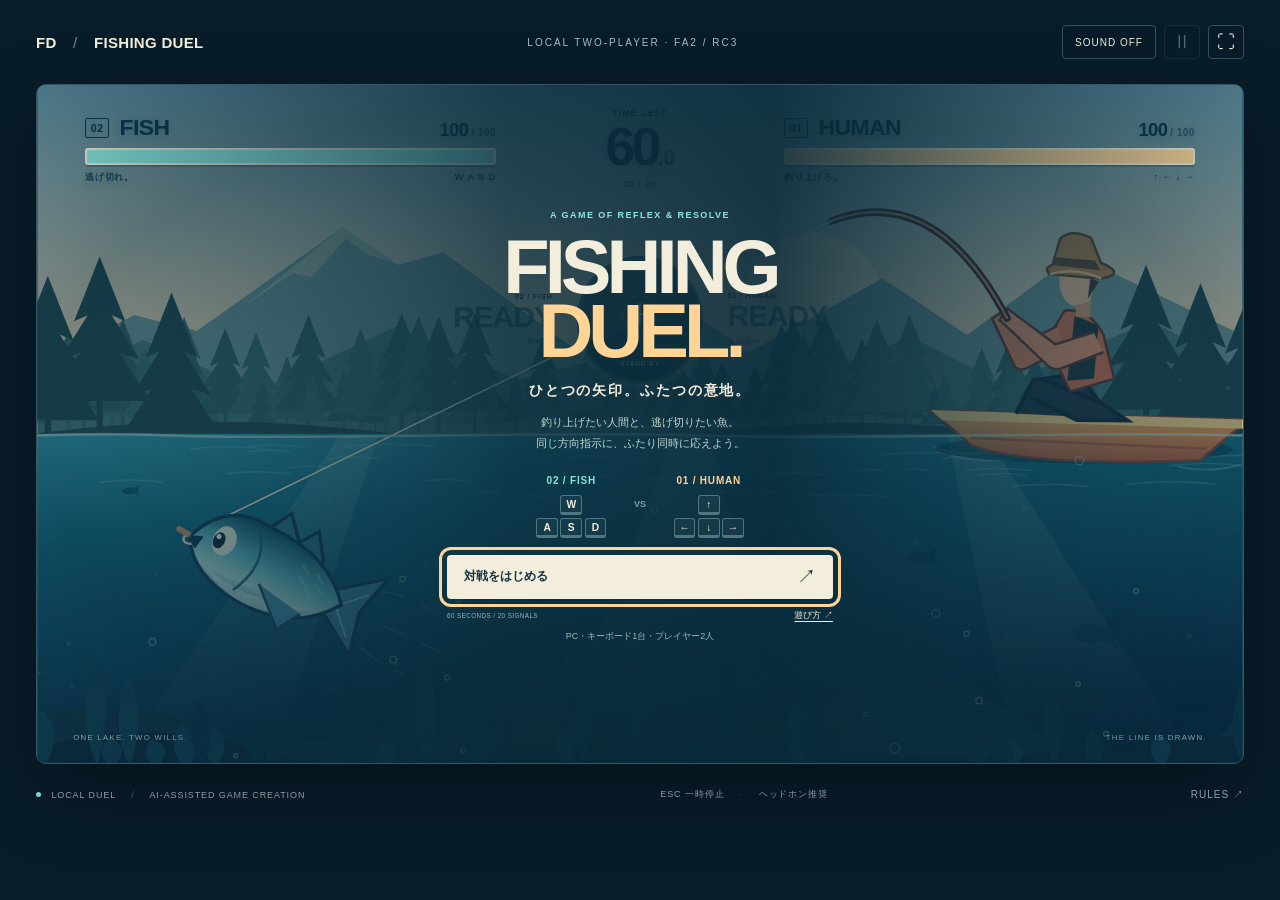
<file: FISHING_DUEL_FA2_Preview.html>
<!doctype html>
<html lang="ja">
<head>
<meta charset="utf-8">
<meta name="viewport" content="width=device-width, initial-scale=1">
<meta name="theme-color" content="#0b2635">
<meta name="description" content="ひとつの矢印、ふたりの反射神経。1台のキーボードで遊ぶ釣り対戦ゲーム。">
<title>FISHING DUEL — FA2 / RC3</title>
<meta name="release-candidate" content="FD-S1-FA2-RC3">
<style>
:root {
  color-scheme: dark;
  --ink: #0b2635;
  --paper: #f3eedb;
  --muted: #a7bfc2;
  --fish: #8be6da;
  --human: #ffd495;
  --bad: #ffa490;
  font-family: Arial, 'Noto Sans JP', 'Yu Gothic', Meiryo, sans-serif;
}
* { box-sizing: border-box; }
body { margin: 0; background: #081c29; color: var(--paper); }
button, a { -webkit-tap-highlight-color: transparent; }
button { font: inherit; cursor: pointer; }
button:disabled { opacity: .35; cursor: default; }
button:focus-visible, a:focus-visible { outline: 3px solid var(--human); outline-offset: 5px; }
button { color: inherit; }
[hidden] { display: none !important; }
.shell { width: min(1640px, calc(100% - 72px)); margin: 0 auto; }
.masthead { display: flex; align-items: center; justify-content: space-between; gap: 20px; height: 84px; }
.brand { color: var(--paper); text-decoration: none; font-weight: 900; font-size: 15px; letter-spacing: .02em; }
.brand span { color: #6f8e95; margin: 0 12px; font-weight: 400; }
.edition { font-size: 10px; letter-spacing: .2em; color: var(--muted); }
.utilities { display: flex; gap: 8px; }
.utilities button { border: 1px solid #34505b; background: none; border-radius: 4px; min-width: 36px; height: 34px; font-size: 18px; }
.utilities #sound { font-size: 10px; letter-spacing: .1em; padding: 0 12px; }
.utilities button:hover:not(:disabled) { background: #193644; }
.arena { position: relative; isolation: isolate; overflow: hidden; aspect-ratio: 16/9; container-type: inline-size; background: #12627b; border-radius: 10px; border: 1px solid #385561; box-shadow: 0 26px 80px #0004; }
#lake { width: 100%; height: 100%; display: block; }
.hud { position: absolute; inset: 4.3% 4% auto; display: grid; grid-template-columns: 1fr 20% 1fr; align-items: start; gap: 3%; text-shadow: 0 2px 8px #163f4d55; }
.health { min-width: 0; }
.health-label { display: flex; justify-content: space-between; align-items: end; gap: 12px; font-size: clamp(12px, 1.9cqw, 28px); font-weight: 900; letter-spacing: -.025em; }
.health-label b { font-size: .46em; letter-spacing: .08em; padding: .25em .42em; border: 1px solid currentColor; border-radius: 2px; vertical-align: .3em; margin-right: .4em; }
.health-label output { font-variant-numeric: tabular-nums; font-size: .8em; }
.health-label output span { font-size: .55em; opacity: .65; margin-left: .3em; letter-spacing: .04em; }
.fish-health { color: #073347; }
.human-health { color: #073347; }
.health-track { margin-top: .6cqw; height: 1.35cqw; min-height: 8px; background: #0a3149c9; border: 2px solid #eff1d9; border-radius: 3px; position: relative; overflow: hidden; box-shadow: 0 2px 0 #12405155; }
.health-fill, .health-loss { width: 100%; position: absolute; inset: 0 auto 0 0; transition: width .24s ease-out; }
.health-loss { background: #f8f3dc; transition: width .7s .2s; }
.fish-health .health-fill { background: var(--fish); }
.human-health .health-fill { background: var(--human); }
.health-foot { display: flex; justify-content: space-between; font-size: clamp(8px, .78cqw, 12px); margin-top: .55cqw; font-weight: 700; letter-spacing: .08em; opacity: .85; }
.clock { text-align: center; color: #123347; margin-top: -.4cqw; }
.clock > span { display: block; font-size: clamp(8px, .68cqw, 12px); letter-spacing: .18em; font-weight: 700; }
.clock output { display: block; font-size: clamp(24px, 4.4cqw, 70px); line-height: 1.1; letter-spacing: -.06em; font-weight: 900; font-variant-numeric: tabular-nums; }
.clock output span { font-size: .4em; opacity: .65; letter-spacing: -.03em; }
.clock small { display: block; font-size: clamp(8px, .7cqw, 12px); font-variant-numeric: tabular-nums; letter-spacing: .12em; margin-top: .2cqw; }
.clock.urgent { color: #a53f35; }
.cue { position: absolute; top: 25.3%; left: 50%; transform: translateX(-50%); display: flex; align-items: center; gap: 1.5cqw; pointer-events: none; }
.prompt { width: 10.5cqw; height: 10.5cqw; border-radius: 50%; background: #0a2a3bef; display: flex; flex-direction: column; align-items: center; justify-content: center; box-shadow: 0 0 0 .45cqw #e5f0d42b, 0 8px 30px #092b4330; position: relative; }
.prompt-ring { position: absolute; width: 106%; height: 106%; transform: rotate(-90deg); fill: none; stroke-width: 2.5; }
.ring-track { stroke: #d6e5ca33; }
#deadline-ring { stroke: #f4f1cf; stroke-dasharray: 100; stroke-dashoffset: 0; }
#direction { font-family: Arial, sans-serif; font-size: 7.2cqw; line-height: 1; font-weight: 900; color: var(--paper); padding-bottom: .7cqw; }
#prompt-label { position: absolute; bottom: 1.3cqw; font-size: .55cqw; font-weight: 700; letter-spacing: .12em; color: #cbdfd4; }
.cue.dormant .prompt { opacity: .8; }
.cue.dormant #direction { font-size: 3.5cqw; font-weight: 300; color: #c9ddd699; }
.cue.dormant #deadline-ring { opacity: 0; }
.cue.active .prompt { animation: cue-in .16s ease-out; }
.cue.active .ring-track { stroke: #f2f4c944; }
.judgment { width: 12cqw; min-height: 6.2cqw; display: flex; flex-direction: column; justify-content: center; }
.fish-judgment { text-align: right; }
.human-judgment { text-align: left; }
.judge-owner { font-size: .58cqw; letter-spacing: .13em; color: #092f44; font-weight: 700; }
.judgment strong { font-size: 2.5cqw; line-height: 1.15; font-weight: 900; letter-spacing: -.04em; color: #143b4b99; }
.judgment small { font-size: .68cqw; letter-spacing: .025em; color: #204d58; margin-top: .2cqw; min-height: 1em; }
.judgment.has-result strong { color: #f5f1d9; text-shadow: 0 2px 0 #164052, 0 0 18px #07374a77; animation: judge-in .18s ease-out; }
.judgment.has-result.bad strong { color: #9a3a32; text-shadow: 0 1px 0 #fed3ac55; }
.judgment.has-result.miss strong { color: #214d59; font-size: 1.8cqw; text-shadow: none; }
.round-feedback { position: absolute; left: 50%; top: 48%; transform: translateX(-50%); text-align: center; font-size: .85cqw; font-weight: 700; letter-spacing: .04em; color: #e7f1d9; text-shadow: 0 2px 7px #064259; pointer-events: none; }
.arena-caption { position: absolute; inset: auto 3% 3%; display: flex; justify-content: space-between; font-size: .65cqw; letter-spacing: .16em; color: #a0c7c7; pointer-events: none; }
.overlay { position: absolute; inset: 0; display: flex; align-items: center; justify-content: center; z-index: 5; background: #0825373d; backdrop-filter: blur(5px); }
.intro { background: linear-gradient(90deg, #092c4225 0%, #092939c9 39%, #092939e6 61%, #092c4225 100%); backdrop-filter: none; }
.intro-card { width: 32cqw; text-align: center; padding: 2cqw 0; }
.eyebrow { font-size: clamp(9px, .7cqw, 12px); font-weight: 700; letter-spacing: .16em; color: var(--fish); }
h1 { margin: 1.1cqw 0 1cqw; font-family: 'Arial Black', Arial, sans-serif; font-size: 6.3cqw; line-height: .84; letter-spacing: -.065em; font-weight: 900; }
h1 em { font-style: normal; color: var(--human); }
.tagline { font-size: clamp(13px, 1.2cqw, 20px); font-weight: 700; letter-spacing: .13em; margin: 1.5cqw 0 1cqw; }
.intro-copy { font-size: clamp(11px, .84cqw, 15px); line-height: 1.9; color: #c4d7d1; margin: .7cqw 0 1.35cqw; }
.players { display: flex; justify-content: center; gap: 2.3cqw; align-items: center; margin-bottom: 1.4cqw; }
.player-tag { font-size: clamp(10px, .7cqw, 12px); font-weight: 700; letter-spacing: .08em; }
.human-color { color: var(--human); }
.fish-color { color: var(--fish); }
.key-pad { display: flex; flex-direction: column; align-items: center; gap: .2cqw; margin-top: .55cqw; }
.key-pad span { display: flex; gap: .2cqw; }
kbd { display: flex; align-items: center; justify-content: center; width: 1.8cqw; height: 1.7cqw; border: 1px solid #8ca9ae88; border-bottom-width: 3px; border-radius: 3px; color: var(--paper); font: 700 .85cqw Arial, sans-serif; background: #b7d3cc0c; }
.versus { font-size: .75cqw; font-weight: 700; color: #819ca2; }
.primary { width: 100%; border: none; border-radius: 4px; padding: 1.1cqw 1.4cqw; display: flex; align-items: center; justify-content: space-between; background: var(--paper); color: #123241; font-size: clamp(12px, .9cqw, 16px); font-weight: 700; transition: background .15s, transform .15s; }
.primary:hover { background: var(--human); transform: translateY(-2px); }
.primary span { font: 400 1.6em Arial, sans-serif; line-height: .7; }
.start-foot { display: flex; justify-content: space-between; align-items: center; margin-top: .85cqw; }
.start-foot > span { font-size: .52cqw; letter-spacing: .07em; color: #9bb7b8; }
.start-foot button { font-size: .74cqw; border: none; background: none; padding: 0; text-decoration: underline; text-underline-offset: 3px; }
.keyboard-note { margin: .7cqw 0 0; font-size: clamp(9px, .64cqw, 11px); color: #9bb7b8; }
.countdown { position: absolute; inset: 0; z-index: 4; background: #082b3a55; display: flex; align-items: center; justify-content: center; flex-direction: column; text-shadow: 0 2px 20px #0a2637; }
.countdown > span { font-size: 1cqw; letter-spacing: .22em; }
.countdown strong { font-size: 11cqw; font-weight: 900; line-height: 1.2; }
.countdown small { font-size: 1cqw; letter-spacing: .04em; }
.pause-card, .result-card { width: 36cqw; text-align: center; padding: 2cqw 0; }
h2 { font-size: 5cqw; letter-spacing: -.05em; line-height: 1; margin: 1cqw 0; }
.pause-card p, .result-card p { font-size: 1cqw; line-height: 1.8; color: #c8d8d2; margin: 1.2cqw 0 2cqw; }
.text-button { background: none; border: none; color: #a9c2c2; margin-top: 1.4cqw; padding: .3cqw; font-size: .8cqw; text-decoration: underline; text-underline-offset: 4px; }
.result-score { display: flex; align-items: center; justify-content: center; gap: 3cqw; margin: 1.5cqw 0; }
.result-score div { display: flex; flex-direction: column; }
.result-score span { font-size: .7cqw; letter-spacing: .1em; }
.result-score strong { font-size: 4cqw; letter-spacing: -.04em; font-variant-numeric: tabular-nums; }
.result-score .score-colon { color: #86a5a9; font-size: 2cqw; }
.result-card h2 { font-size: 4.4cqw; white-space: nowrap; }
.stats { display: grid; grid-template-columns: 1fr 1.1fr 1fr; gap: .3cqw; font-size: .75cqw; color: #b2cbc8; margin-bottom: 2cqw; font-variant-numeric: tabular-nums; }
.stats b { font-size: .65cqw; letter-spacing: .08em; }
.help-card { width: 44cqw; background: #102e3b; padding: 2.5cqw; border: 1px solid #4b6970; border-radius: 6px; box-shadow: 0 15px 70px #0005; }
.help-heading { display: flex; justify-content: space-between; align-items: center; }
.help-heading button { background: none; border: 0; font-size: 1.3cqw; }
.help-card h2 { font-size: 2.5cqw; line-height: 1.35; letter-spacing: .01em; margin-top: 1.3cqw; }
.help-card p { font-size: clamp(12px, .9cqw, 16px); line-height: 1.9; color: #c5d7d1; }
.rules-table { border-top: 1px solid #547078; margin: 1.2cqw 0; }
.rules-table > div { display: grid; grid-template-columns: 1fr 1.9fr .85fr; gap: .7cqw; align-items: center; padding: .75cqw 0; font-size: .8cqw; border-bottom: 1px solid #45616b; }
.rules-table strong { font-size: .9cqw; }
.rules-table b { font-size: .77cqw; text-align: right; }
.great { color: var(--human); }
.good { color: var(--fish); }
.bad { color: var(--bad); }
.help-card .help-note { font-size: clamp(11px, .77cqw, 14px); margin-bottom: 1.4cqw; }
.footer { display: flex; justify-content: space-between; gap: 15px; align-items: center; height: 62px; font-size: 9px; letter-spacing: .1em; color: #9ab4b9; }
.footer i { display: inline-block; width: 5px; height: 5px; background: var(--fish); border-radius: 50%; margin-right: 7px; vertical-align: 1px; }
.footer-divider { margin: 0 12px; color: #4c6a73; }
.footer button { font-size: 10px; letter-spacing: .1em; background: none; border: none; padding: 8px 0 8px 8px; }
.mobile-note { display: none; margin: 0 24px 24px; color: #c0d1cd; font-size: 12px; line-height: 1.8; }
.sr-only { position: absolute; width: 1px; height: 1px; padding: 0; margin: -1px; overflow: hidden; clip: rect(0,0,0,0); white-space: nowrap; border: 0; }
.arena.playing .intro { display: none; }
.arena:fullscreen { width: 100vw; height: 100vh; aspect-ratio: auto; border: 0; border-radius: 0; }
.arena:fullscreen #lake { position: absolute; inset: 0; }
@keyframes cue-in { from { transform: scale(.8); } to { transform: scale(1); } }
@keyframes judge-in { from { transform: translateY(7px) scale(.94); opacity: .3; } to { transform: translateY(0) scale(1); opacity: 1; } }
@media (min-aspect-ratio: 18/10) and (min-width: 900px) { .shell { max-width: calc((100vh - 138px) * 16 / 9); } .masthead { height: 76px; } }
@media (max-width: 1000px) { .shell { width: calc(100% - 32px); } .masthead { height: 64px; } .edition { display: none; } .footer-controls { display: none; } }
@media (pointer: coarse) { .mobile-note { display: block; } }
@media (max-width: 640px) {
  .shell { width: calc(100% - 24px); }
  .brand { font-size: 11px; } .brand span { margin: 0 5px; }
  .utilities { gap: 5px; } .utilities button { height: 30px; min-width: 30px; } .utilities #sound { padding: 0 6px; font-size: 8px; }
  .arena { aspect-ratio: 4/6.7; min-height: 540px; }
  #lake { position: absolute; width: 300%; height: 100%; left: -100%; }
  .hud { inset: 18px 14px auto; grid-template-columns: 1fr 24% 1fr; gap: 3%; }
  .health-label { font-size: 13px; } .health-label b { display: none; } .health-label output { font-size: 10px; } .health-label output span { display: none; }
  .health-foot { font-size: 8px; } .health-foot span:first-child { display: none; }
  .clock output { font-size: 30px; }
  .intro-card { width: 80%; } .eyebrow { font-size: 9px; }
  h1 { font-size: 19cqw; margin: 20px 0; } .tagline { font-size: 3.5cqw; margin-bottom: 15px; }
  .intro-copy { font-size: 3cqw; margin-bottom: 20px; }
  .players { gap: 28px; margin-bottom: 20px; } .player-tag { font-size: 10px; } .key-pad { gap: 3px; margin-top: 8px; } .key-pad span { gap: 3px; } kbd { width: 24px; height: 24px; font-size: 12px; }
  .versus { font-size: 10px; } .primary { padding: 15px; font-size: 12px; } .start-foot { margin-top: 12px; } .start-foot > span { font-size: 7px; } .start-foot button { font-size: 11px; } .keyboard-note { font-size: 10px; margin-top: 12px; }
  .arena-caption { bottom: 12px; font-size: 6px; } .arena-caption span:last-child { display: none; }
  .footer { height: 50px; font-size: 7px; } .footer-divider { margin: 0 4px; }
  .cue { top: 27%; gap: 4cqw; } .prompt { width: 26cqw; height: 26cqw; } #direction { font-size: 19cqw; padding-bottom: 3cqw; } #prompt-label { font-size: 1.4cqw; bottom: 3cqw; } .cue.dormant #direction { font-size: 10cqw; }
  .judgment { width: 22cqw; } .judgment strong { font-size: 6cqw; } .judge-owner { font-size: 1.8cqw; } .judgment small { font-size: 1.9cqw; } .judgment.has-result.miss strong { font-size: 4.5cqw; }
  .round-feedback { font-size: 2.5cqw; top: 47%; }
  .pause-card, .result-card { width: 83%; } h2, .result-card h2 { font-size: 10cqw; } .pause-card p, .result-card p { font-size: 3cqw; margin: 20px 0; } .text-button { font-size: 12px; margin-top: 20px; }
  .result-score { gap: 30px; margin: 20px 0; } .result-score span { font-size: 10px; } .result-score strong { font-size: 40px; } .stats { font-size: 12px; margin-bottom: 25px; gap: 8px; } .stats b { font-size: 10px; }
  .help-card { width: 92%; padding: 20px; } .help-card h2 { font-size: 22px; } .help-heading button { font-size: 16px; } .help-card p { font-size: 11px; } .help-card .help-note { font-size: 10px; margin: 15px 0; } .rules-table > div { font-size: 9px; padding: 10px 0; } .rules-table strong { font-size: 11px; } .rules-table b { font-size: 10px; }
  .countdown strong { font-size: 30cqw; } .countdown > span, .countdown small { font-size: 3cqw; }
}
@media (prefers-reduced-motion: reduce) { *, *::before, *::after { animation: none !important; transition: none !important; } }

/* Final Adjustment 1 — 指示は即時表示、衝撃は左右の判定欄の中で完結。 */
#direction {
  width: 7.5cqw;
  height: 7.5cqw;
  margin-bottom: 1cqw;
  padding: 0;
  fill: #fff7d6;
  stroke: #fffbe8;
  stroke-width: 1.5;
  stroke-linejoin: round;
  filter: drop-shadow(0 3px 0 #052334);
}
#direction-arrow { transition: none; }
#prompt-idle { width: 3.5cqw; height: 3.5cqw; margin-bottom: 1cqw; fill: none; stroke: #d0e2d6; stroke-width: 1.5; }
#prompt-idle circle { stroke-width: .5; opacity: .45; }
.cue.active .prompt { animation: none; }
.prompt::after { content: ''; position: absolute; inset: -.7cqw; border: 2px solid #f5edc277; border-radius: 50%; opacity: 0; pointer-events: none; }
.cue.active .prompt::after { animation: signal-arrival .3s ease-out; }
.cue.resolved #direction { opacity: .42; }
.judgment { position: relative; isolation: isolate; padding: .55cqw .5cqw; }
.fish-judgment { --verdict-color: #91f1df; }
.human-judgment { --verdict-color: #ffda96; }
.judgment::before { content: ''; position: absolute; inset: 0; border-radius: 5px; opacity: 0; z-index: -1; background: #0a2c3be8; border-bottom: 2px solid var(--verdict-color); }
.verdict-burst { position: absolute; width: 100%; height: 110%; left: 0; top: -5%; fill: none; stroke: var(--verdict-color); stroke-width: 2.5; stroke-linecap: round; opacity: 0; pointer-events: none; }
.judgment.has-result.great::before { opacity: 1; box-shadow: 0 0 1.4cqw #f9dda51c; }
.judgment.has-result.great .judge-owner, .judgment.has-result.great small { color: #dceadd; }
.judgment.has-result.great strong { color: var(--verdict-color); font-size: 2.75cqw; text-shadow: 0 2px 0 #071d28; animation: great-strike .42s cubic-bezier(.16,.85,.3,1); }
.judgment.has-result.great .verdict-burst { animation: verdict-rays .38s ease-out; }
.judgment.has-result.good strong { color: #fff6d8; animation: good-confirm .2s ease-out; }
.judgment.has-result.good::before { opacity: .5; }
.judgment.has-result.good small, .judgment.has-result.good .judge-owner { color: #edf4df; }
.judgment.has-result.bad { --verdict-color: #ee927b; }
.judgment.has-result.bad strong { color: #8d322b; text-shadow: 0 1px 0 #ffd6ae55; animation: bad-recoil .23s ease-out; }
@keyframes signal-arrival { from { opacity: .6; transform: scale(.97); } to { opacity: 0; transform: scale(1.14); } }
@keyframes great-strike { 0% { transform: translateY(3px) scale(1.12); } 30% { transform: translateY(-1px) scale(.98); } 65% { transform: translateY(0) scale(1.025); } 100% { transform: none; } }
@keyframes verdict-rays { 0% { opacity: .9; transform: scale(.85); } 70% { opacity: .3; } 100% { opacity: 0; transform: scale(1.08); } }
@keyframes good-confirm { from { transform: translateY(3px); } to { transform: none; } }
@keyframes bad-recoil { 0% { transform: translateX(3px); } 35% { transform: translateX(-2px); } 100% { transform: none; } }
@media (max-width: 640px) {
  #direction { width: 19cqw; height: 19cqw; margin-bottom: 3cqw; }
  #prompt-idle { width: 10cqw; height: 10cqw; margin-bottom: 3cqw; }
  .judgment { padding: 1.7cqw 1cqw; }
  .judgment.has-result.great strong { font-size: 5.8cqw; }
}
@media (prefers-reduced-motion: reduce) {
  .prompt::after, .verdict-burst { display: none; }
  #direction { filter: none; }
}

</style>
</head>
<body>
<main class="shell">
  <header class="masthead"><a class="brand" href="#" aria-label="FISHING DUEL タイトルへ">FD<span> / </span>FISHING DUEL</a><span class="edition">LOCAL TWO-PLAYER · FA2 / RC3</span><div class="utilities"><button id="sound" aria-pressed="false" aria-label="音をオンにする">SOUND OFF</button><button id="pause" disabled aria-label="一時停止">Ⅱ</button><button id="fullscreen" aria-label="全画面表示">⛶</button></div></header>
  <section id="arena" class="arena" aria-label="FISHING DUEL ゲーム画面">
    <svg id="lake" viewBox="0 0 1440 810" xmlns="http://www.w3.org/2000/svg" role="img" aria-label="湖の左の水中で抵抗する魚と、右のボートで竿を引く人間">
<defs>
  <linearGradient id="sky" x2="0" y2="1"><stop stop-color="#81b9c9"/><stop offset=".65" stop-color="#e4d9b8"/><stop offset="1" stop-color="#f6cc94"/></linearGradient>
  <linearGradient id="water" x2=".25" y2="1"><stop stop-color="#319cac"/><stop offset=".3" stop-color="#146d83"/><stop offset="1" stop-color="#082b43"/></linearGradient>
  <linearGradient id="body" x2="0" y2="1"><stop stop-color="#0b5267"/><stop offset=".48" stop-color="#66c2c9"/><stop offset=".75" stop-color="#b4e5d8"/><stop offset="1" stop-color="#539fba"/></linearGradient>
  <linearGradient id="boatColor" x2="0" y2="1"><stop stop-color="#f6bb63"/><stop offset="1" stop-color="#be6345"/></linearGradient>
  <linearGradient id="sunRay" x2="0" y2="1"><stop stop-color="#d9ffdd" stop-opacity=".16"/><stop offset="1" stop-color="#c5f6de" stop-opacity="0"/></linearGradient>
  <radialGradient id="vignette"><stop offset=".4" stop-color="#061f30" stop-opacity="0"/><stop offset="1" stop-color="#061f30" stop-opacity=".35"/></radialGradient>
  <pattern id="grain" width="7" height="7" patternUnits="userSpaceOnUse"><circle cx="1" cy="2" r=".6" fill="#fff" opacity=".06"/><circle cx="5" cy="5" r=".6" fill="#001c2f" opacity=".08"/></pattern>
  <g id="pine"><path d="M0 0-17 43-8 39-26 68-13 64-34 96H34L13 64 26 68 8 39 17 43Z"/><path d="M-2 50H2V118H-2Z"/></g>
  <g id="minifish"><path d="M-25 0Q-7-15 15-7L28-18 25 0 28 17 15 8Q-8 17-25 0Z"/></g>
</defs>
<rect width="1440" height="440" fill="url(#sky)"/>
<circle cx="926" cy="259" r="83" fill="#fff1c4" opacity=".65"/>
<path d="M0 337 115 275 190 294 365 170 431 215 485 200 649 321 761 257 850 320 1010 231 1111 299 1240 203 1440 299V460H0Z" fill="#729e9e"/>
<path d="m247 264 118-94 66 45-39-13-23-19-42 47-22-5Z" fill="#c9d6bc" opacity=".5"/>
<path d="M0 375 125 305 262 366 428 289 574 352 703 319 848 379 1044 301 1155 358 1331 282 1440 340V451H0Z" fill="#477c7e"/>

<use href="#pine" transform="translate(-3.2 355.3) scale(0.51)" fill="#3a7271"/>
<use href="#pine" transform="translate(14.5 301.2) scale(0.97)" fill="#306768"/>
<use href="#pine" transform="translate(37.2 291.7) scale(1.05)" fill="#3a7271"/>
<use href="#pine" transform="translate(54.8 330.2) scale(0.73)" fill="#306768"/>
<use href="#pine" transform="translate(89.7 309.9) scale(0.90)" fill="#3a7271"/>
<use href="#pine" transform="translate(101.5 279.1) scale(1.16)" fill="#306768"/>
<use href="#pine" transform="translate(128.4 314.4) scale(0.86)" fill="#3a7271"/>
<use href="#pine" transform="translate(138.1 357.4) scale(0.50)" fill="#306768"/>
<use href="#pine" transform="translate(175.0 277.4) scale(1.17)" fill="#3a7271"/>
<use href="#pine" transform="translate(181.3 306.5) scale(0.93)" fill="#306768"/>
<use href="#pine" transform="translate(201.4 351.5) scale(0.55)" fill="#3a7271"/>
<use href="#pine" transform="translate(223.9 290.8) scale(1.06)" fill="#306768"/>
<use href="#pine" transform="translate(261.0 295.6) scale(1.02)" fill="#3a7271"/>
<use href="#pine" transform="translate(268.4 353.7) scale(0.53)" fill="#306768"/>
<use href="#pine" transform="translate(298.0 324.5) scale(0.78)" fill="#3a7271"/>
<use href="#pine" transform="translate(323.6 274.8) scale(1.20)" fill="#306768"/>
<use href="#pine" transform="translate(328.4 346.5) scale(0.59)" fill="#3a7271"/>
<use href="#pine" transform="translate(365.9 342.3) scale(0.62)" fill="#306768"/>
<use href="#pine" transform="translate(386.0 291.0) scale(1.06)" fill="#3a7271"/>
<use href="#pine" transform="translate(403.5 349.0) scale(0.57)" fill="#306768"/>
<use href="#pine" transform="translate(416.0 309.3) scale(0.90)" fill="#3a7271"/>
<use href="#pine" transform="translate(435.1 272.6) scale(1.22)" fill="#306768"/>
<use href="#pine" transform="translate(455.3 276.3) scale(1.18)" fill="#3a7271"/>
<use href="#pine" transform="translate(479.2 277.2) scale(1.18)" fill="#306768"/>
<use href="#pine" transform="translate(505.0 355.0) scale(0.52)" fill="#3a7271"/>
<use href="#pine" transform="translate(522.6 272.7) scale(1.21)" fill="#306768"/>
<use href="#pine" transform="translate(544.1 362.0) scale(0.46)" fill="#3a7271"/>
<use href="#pine" transform="translate(572.1 346.4) scale(0.59)" fill="#306768"/>
<use href="#pine" transform="translate(592.4 342.1) scale(0.63)" fill="#3a7271"/>
<use href="#pine" transform="translate(604.1 300.7) scale(0.98)" fill="#306768"/>
<use href="#pine" transform="translate(632.1 357.0) scale(0.50)" fill="#3a7271"/>
<use href="#pine" transform="translate(655.1 328.8) scale(0.74)" fill="#306768"/>
<use href="#pine" transform="translate(670.1 281.2) scale(1.14)" fill="#3a7271"/>
<use href="#pine" transform="translate(689.7 329.8) scale(0.73)" fill="#306768"/>
<use href="#pine" transform="translate(707.3 343.1) scale(0.62)" fill="#3a7271"/>
<use href="#pine" transform="translate(735.1 362.3) scale(0.45)" fill="#306768"/>
<use href="#pine" transform="translate(754.1 317.7) scale(0.83)" fill="#3a7271"/>
<use href="#pine" transform="translate(770.3 336.4) scale(0.67)" fill="#306768"/>
<use href="#pine" transform="translate(795.2 315.1) scale(0.86)" fill="#3a7271"/>
<use href="#pine" transform="translate(818.1 329.3) scale(0.73)" fill="#306768"/>
<use href="#pine" transform="translate(846.2 365.6) scale(0.43)" fill="#3a7271"/>
<use href="#pine" transform="translate(857.3 335.2) scale(0.68)" fill="#306768"/>
<use href="#pine" transform="translate(889.2 285.6) scale(1.11)" fill="#3a7271"/>
<use href="#pine" transform="translate(902.6 276.5) scale(1.18)" fill="#306768"/>
<use href="#pine" transform="translate(916.0 295.8) scale(1.02)" fill="#3a7271"/>
<use href="#pine" transform="translate(940.5 271.6) scale(1.22)" fill="#306768"/>
<use href="#pine" transform="translate(957.9 304.4) scale(0.95)" fill="#3a7271"/>
<use href="#pine" transform="translate(985.6 302.8) scale(0.96)" fill="#306768"/>
<use href="#pine" transform="translate(1003.2 280.2) scale(1.15)" fill="#3a7271"/>
<use href="#pine" transform="translate(1036.8 324.6) scale(0.77)" fill="#306768"/>
<use href="#pine" transform="translate(1042.3 274.6) scale(1.20)" fill="#3a7271"/>
<use href="#pine" transform="translate(1072.4 358.3) scale(0.49)" fill="#306768"/>
<use href="#pine" transform="translate(1084.3 346.5) scale(0.59)" fill="#3a7271"/>
<use href="#pine" transform="translate(1119.9 361.4) scale(0.46)" fill="#306768"/>
<use href="#pine" transform="translate(1128.8 314.1) scale(0.86)" fill="#3a7271"/>
<use href="#pine" transform="translate(1161.8 303.2) scale(0.96)" fill="#306768"/>
<use href="#pine" transform="translate(1167.4 317.1) scale(0.84)" fill="#3a7271"/>
<use href="#pine" transform="translate(1192.4 321.7) scale(0.80)" fill="#306768"/>
<use href="#pine" transform="translate(1215.8 330.0) scale(0.73)" fill="#3a7271"/>
<use href="#pine" transform="translate(1232.8 356.8) scale(0.50)" fill="#306768"/>
<use href="#pine" transform="translate(1262.1 355.7) scale(0.51)" fill="#3a7271"/>
<use href="#pine" transform="translate(1285.4 356.6) scale(0.50)" fill="#306768"/>
<use href="#pine" transform="translate(1305.7 308.9) scale(0.91)" fill="#3a7271"/>
<use href="#pine" transform="translate(1315.2 271.2) scale(1.23)" fill="#306768"/>
<use href="#pine" transform="translate(1343.5 346.0) scale(0.59)" fill="#3a7271"/>
<use href="#pine" transform="translate(1362.4 362.9) scale(0.45)" fill="#306768"/>
<use href="#pine" transform="translate(1380.4 332.9) scale(0.70)" fill="#3a7271"/>
<use href="#pine" transform="translate(1400.7 318.1) scale(0.83)" fill="#306768"/>
<use href="#pine" transform="translate(1426.0 334.8) scale(0.69)" fill="#3a7271"/>
<use href="#pine" transform="translate(1443.4 308.8) scale(0.91)" fill="#306768"/>
<use href="#pine" transform="translate(1478.3 277.2) scale(1.18)" fill="#3a7271"/>
<use href="#pine" transform="translate(1494.6 278.7) scale(1.16)" fill="#306768"/>
<use href="#pine" transform="translate(1512.8 271.1) scale(1.23)" fill="#3a7271"/>
<use href="#pine" transform="translate(1525.7 352.3) scale(0.54)" fill="#306768"/>
<path d="M0 416Q210 390 401 414T789 416T1111 412T1440 414V445H0Z" fill="#244f56"/>
<use href="#pine" transform="translate(12 228) scale(1.8)" fill="#214e55"/>
<use href="#pine" transform="translate(74 205) scale(1.8)" fill="#214e55"/>
<use href="#pine" transform="translate(160 248) scale(1.8)" fill="#214e55"/>
<use href="#pine" transform="translate(1325 215) scale(1.8)" fill="#214e55"/>
<use href="#pine" transform="translate(1390 237) scale(1.8)" fill="#214e55"/>
<use href="#pine" transform="translate(1450 244) scale(1.8)" fill="#214e55"/>
<rect y="417" width="1440" height="393" fill="url(#water)"/>
<path d="M361 419 95 810H280L407 419ZM760 419 612 810H896L805 419ZM1088 419 1169 810H1385L1134 419Z" fill="url(#sunRay)"/>
<g fill="none" stroke="#a1e5d8" stroke-width="2" opacity=".22">
<path d="M1009 442q50.0 -5 100 0"/>
<path d="M713 473q48.0 -5 96 0"/>
<path d="M1302 477q53.0 -5 106 0"/>
<path d="M460 474q27.0 -5 54 0"/>
<path d="M1353 455q43.5 -5 87 0"/>
<path d="M1163 480q46.5 -5 93 0"/>
<path d="M977 462q17.0 -5 34 0"/>
<path d="M182 435q44.0 -5 88 0"/>
<path d="M582 493q11.0 -5 22 0"/>
<path d="M1033 461q15.5 -5 31 0"/>
<path d="M528 488q12.5 -5 25 0"/>
<path d="M301 458q21.5 -5 43 0"/>
<path d="M814 461q31.0 -5 62 0"/>
<path d="M1393 445q58.0 -5 116 0"/>
<path d="M249 433q34.5 -5 69 0"/>
<path d="M225 465q39.0 -5 78 0"/>
<path d="M1080 447q25.5 -5 51 0"/>
<path d="M902 492q56.5 -5 113 0"/>
<path d="M1110 461q39.5 -5 79 0"/>
<path d="M620 470q38.0 -5 76 0"/>
<path d="M346 447q31.0 -5 62 0"/>
<path d="M862 466q40.0 -5 80 0"/>
<path d="M797 488q49.0 -5 98 0"/>
<path d="M366 432q55.5 -5 111 0"/>
<path d="M1124 467q29.5 -5 59 0"/>
<path d="M636 446q25.0 -5 50 0"/>
<path d="M75 475q37.5 -5 75 0"/>
<path d="M250 439q26.0 -5 52 0"/>
</g>
<use href="#minifish" transform="translate(600 610) scale(0.9)" fill="#073a50" opacity=".55"/>
<use href="#minifish" transform="translate(890 691) scale(0.7)" fill="#073a50" opacity=".55"/>
<use href="#minifish" transform="translate(1055 564) scale(0.7)" fill="#073a50" opacity=".55"/>
<use href="#minifish" transform="translate(1260 655) scale(1.1)" fill="#073a50" opacity=".55"/>
<use href="#minifish" transform="translate(720 755) scale(0.5)" fill="#073a50" opacity=".55"/>
<use href="#minifish" transform="translate(110 485) scale(0.4)" fill="#073a50" opacity=".55"/>
<circle cx="275" cy="595" r="2.1" fill="#abd6c7" opacity=".14"/>
<circle cx="1189" cy="670" r="1.7" fill="#abd6c7" opacity=".14"/>
<circle cx="882" cy="759" r="1.3" fill="#abd6c7" opacity=".14"/>
<circle cx="1432" cy="531" r="1.3" fill="#abd6c7" opacity=".14"/>
<circle cx="1" cy="558" r="1.2" fill="#abd6c7" opacity=".14"/>
<circle cx="41" cy="719" r="2.3" fill="#abd6c7" opacity=".14"/>
<circle cx="632" cy="686" r="2.4" fill="#abd6c7" opacity=".14"/>
<circle cx="1016" cy="594" r="1.8" fill="#abd6c7" opacity=".14"/>
<circle cx="294" cy="604" r="1.3" fill="#abd6c7" opacity=".14"/>
<circle cx="464" cy="711" r="2.3" fill="#abd6c7" opacity=".14"/>
<circle cx="715" cy="566" r="1.9" fill="#abd6c7" opacity=".14"/>
<circle cx="1377" cy="659" r="3.0" fill="#abd6c7" opacity=".14"/>
<circle cx="1129" cy="538" r="2.0" fill="#abd6c7" opacity=".14"/>
<circle cx="195" cy="667" r="1.5" fill="#abd6c7" opacity=".14"/>
<circle cx="2" cy="703" r="2.1" fill="#abd6c7" opacity=".14"/>
<circle cx="1050" cy="547" r="2.7" fill="#abd6c7" opacity=".14"/>
<circle cx="1159" cy="658" r="1.9" fill="#abd6c7" opacity=".14"/>
<circle cx="1028" cy="710" r="2.9" fill="#abd6c7" opacity=".14"/>
<circle cx="387" cy="768" r="1.8" fill="#abd6c7" opacity=".14"/>
<circle cx="37" cy="668" r="2.9" fill="#abd6c7" opacity=".14"/>
<circle cx="258" cy="720" r="1.3" fill="#abd6c7" opacity=".14"/>
<circle cx="1179" cy="505" r="2.2" fill="#abd6c7" opacity=".14"/>
<circle cx="348" cy="497" r="2.2" fill="#abd6c7" opacity=".14"/>
<circle cx="533" cy="510" r="1.8" fill="#abd6c7" opacity=".14"/>
<circle cx="880" cy="609" r="1.6" fill="#abd6c7" opacity=".14"/>
<circle cx="464" cy="576" r="2.2" fill="#abd6c7" opacity=".14"/>
<circle cx="414" cy="633" r="1.6" fill="#abd6c7" opacity=".14"/>
<circle cx="1012" cy="710" r="2.4" fill="#abd6c7" opacity=".14"/>
<circle cx="1151" cy="589" r="1.6" fill="#abd6c7" opacity=".14"/>
<circle cx="878" cy="673" r="1.7" fill="#abd6c7" opacity=".14"/>
<circle cx="401" cy="580" r="1.6" fill="#abd6c7" opacity=".14"/>
<circle cx="142" cy="585" r="1.7" fill="#abd6c7" opacity=".14"/>
<circle cx="997" cy="765" r="2.6" fill="#abd6c7" opacity=".14"/>
<circle cx="862" cy="704" r="1.6" fill="#abd6c7" opacity=".14"/>
<circle cx="385" cy="645" r="2.8" fill="#abd6c7" opacity=".14"/>
<circle cx="337" cy="542" r="2.2" fill="#abd6c7" opacity=".14"/>
<circle cx="429" cy="692" r="2.1" fill="#abd6c7" opacity=".14"/>
<circle cx="639" cy="501" r="2.7" fill="#abd6c7" opacity=".14"/>
<circle cx="72" cy="686" r="1.0" fill="#abd6c7" opacity=".14"/>
<circle cx="17" cy="540" r="1.1" fill="#abd6c7" opacity=".14"/>
<circle cx="355" cy="721" r="2.3" fill="#abd6c7" opacity=".14"/>
<circle cx="738" cy="744" r="1.9" fill="#abd6c7" opacity=".14"/>
<path d="M0 754Q100 725 198 768T439 756T691 776T922 751T1190 771T1440 747V810H0Z" fill="#12394a"/>
<path d="M0 794Q110 754 264 795T563 799T866 786T1161 801T1440 777V810H0Z" fill="#0b2b3d"/>

<path d="M829 815q-24 -51 -5 -128q28 45 5 128" fill="#0b3b50"/>
<path d="M418 815q-24 -13 -5 -32q28 11 5 32" fill="#12485a"/>
<path d="M90 815q-24 -14 -5 -36q28 13 5 36" fill="#12485a"/>
<path d="M305 815q-24 -22 -5 -56q28 20 5 56" fill="#10384b"/>
<path d="M787 815q-24 -14 -5 -36q28 13 5 36" fill="#0b3b50"/>
<path d="M915 815q-24 -41 -5 -102q28 36 5 102" fill="#10384b"/>
<path d="M378 815q-24 -44 -5 -110q28 38 5 110" fill="#0b3b50"/>
<path d="M1344 815q-24 -16 -5 -40q28 14 5 40" fill="#12485a"/>
<path d="M474 815q-24 -42 -5 -106q28 37 5 106" fill="#10384b"/>
<path d="M1442 815q-24 -39 -5 -98q28 34 5 98" fill="#0b3b50"/>
<path d="M653 815q-24 -44 -5 -109q28 38 5 109" fill="#0b3b50"/>
<path d="M281 815q-24 -26 -5 -65q28 23 5 65" fill="#10384b"/>
<path d="M142 815q-24 -13 -5 -33q28 12 5 33" fill="#12485a"/>
<path d="M719 815q-24 -40 -5 -99q28 35 5 99" fill="#0b3b50"/>
<path d="M1265 815q-24 -17 -5 -43q28 15 5 43" fill="#10384b"/>
<path d="M110 815q-24 -44 -5 -109q28 38 5 109" fill="#12485a"/>
<path d="M556 815q-24 -34 -5 -84q28 29 5 84" fill="#10384b"/>
<path d="M263 815q-24 -21 -5 -52q28 18 5 52" fill="#0b3b50"/>
<path d="M213 815q-24 -20 -5 -50q28 18 5 50" fill="#12485a"/>
<path d="M1126 815q-24 -12 -5 -29q28 10 5 29" fill="#0b3b50"/>
<path d="M1156 815q-24 -14 -5 -35q28 12 5 35" fill="#0b3b50"/>
<path d="M465 815q-24 -54 -5 -134q28 47 5 134" fill="#12485a"/>
<path d="M907 815q-24 -32 -5 -81q28 28 5 81" fill="#12485a"/>
<path d="M1167 815q-24 -12 -5 -31q28 11 5 31" fill="#12485a"/>
<path d="M911 815q-24 -20 -5 -49q28 17 5 49" fill="#12485a"/>
<path d="M181 815q-24 -19 -5 -48q28 17 5 48" fill="#12485a"/>
<path d="M176 815q-24 -20 -5 -51q28 18 5 51" fill="#12485a"/>
<path d="M530 815q-24 -30 -5 -74q28 26 5 74" fill="#12485a"/>
<path d="M924 815q-24 -29 -5 -73q28 26 5 73" fill="#10384b"/>
<path d="M632 815q-24 -20 -5 -50q28 18 5 50" fill="#12485a"/>
<path d="M491 815q-24 -37 -5 -92q28 32 5 92" fill="#10384b"/>
<path d="M9 815q-24 -28 -5 -69q28 24 5 69" fill="#12485a"/>
<path d="M1157 815q-24 -13 -5 -33q28 12 5 33" fill="#0b3b50"/>
<path d="M1216 815q-24 -38 -5 -95q28 33 5 95" fill="#10384b"/>
<path d="M71 815q-24 -51 -5 -128q28 45 5 128" fill="#12485a"/>
<path d="M197 815q-24 -32 -5 -81q28 28 5 81" fill="#0b3b50"/>
<!-- 紐の端点・魚・人間・ボートはJSで独立して動かします。 -->
<g id="fish-wake" fill="none" stroke="#9adecf" stroke-width="2" stroke-linecap="round" stroke-dasharray="28 22" opacity="0"><path d="M115-32Q152-47 190-40M132 0H218M118 31Q153 45 190 43"/></g>
<g id="boat-wake" fill="none" stroke="#d2e8ce" stroke-width="2.5" stroke-linecap="round" opacity=".4"><path d="M1070 431q40 15 81 3M1092 442q43 10 76 2M1365 455q36 8 73-2"/></g>
<g id="boat" transform="translate(0 0)">
  <ellipse cx="1252" cy="434" rx="178" ry="17" fill="#063e55" opacity=".55"/>
  <path d="M1068 388 1448 398 1390 447Q1181 455 1117 430Z" fill="url(#boatColor)" stroke="#874e40" stroke-width="3"/>
  <path d="M1068 388 1448 398 1444 409 1082 400Z" fill="#ffdb8d"/>
  <path d="m1116 421 282 12" stroke="#9d5140" stroke-width="3" opacity=".6"/>
  <g id="stance">
  <path d="M1170 392 1191 352 1245 344 1284 397" fill="#243d4c" stroke="#162f3f" stroke-width="5"/>
  <path d="m1202 351 67 26 34 22h-60l-56-27" fill="#243d4c" stroke="#162f3f" stroke-width="5"/>
  </g>
  <g id="angler" transform="rotate(0 1242 340)">
    <path d="M1230 268Q1260 265 1276 299L1287 351 1234 365 1207 304Z" fill="#dc7756" stroke="#633e39" stroke-width="3"/>
    <path d="m1242 274-11 78 32-2 7-63" fill="#253c41"/>
    <path d="m1221 286-39 19-22-40-17 10 26 59q7 6 17 0l43-20" fill="#e28a61" stroke="#633e39" stroke-width="3"/>
    <path d="m1264 295-46 13-56-44-10 13 58 58q8 5 17 1l48-17" fill="#ed9a72" stroke="#633e39" stroke-width="3"/>
    <path d="m1244 252-1 24 18 1 1-30" fill="#dba47b"/>
    <path d="M1225 223Q1222 253 1240 263L1260 258 1270 231Z" fill="#f2c69c"/>
    <path d="m1262 229-4 26 14-20" fill="#483f3a"/>
    <path d="M1214 224q-9-7 3-11l10-31q14-12 37 0l11 30q31 14 0 19Z" fill="#bd8b54" stroke="#654d38" stroke-width="3"/>
    <path d="m1221 204 47 5 6 12-57-8" fill="#604f3b"/>
    <path d="M1214 224q30-8 61 7" fill="none" stroke="#f4ca8b" stroke-width="3"/>
  </g>
</g>
<path id="rod" d="M1161 275Q1073 119 948 160" fill="none" stroke="#382f30" stroke-width="9" stroke-linecap="round"/>
<path id="rod-shine" d="M1161 275Q1073 119 948 160" fill="none" stroke="#cd8c59" stroke-width="3" stroke-linecap="round"/>
<g id="fishing-line"><path id="line-shadow" d="M948 160 181 538" fill="none" stroke="#064156" stroke-width="5" opacity=".16"/><path id="line" d="M948 160 181 538" fill="none" stroke="#edf6d7" stroke-width="2"/><path id="line-flash" d="M948 160 181 538" fill="none" stroke="#fff9bd" stroke-width="6" opacity="0"/></g>
<g id="fish" transform="translate(285 582) rotate(24)">
  <g id="fish-flex">
  <g id="fish-tail"><path d="M72-11 125-58 115-6 131 45 74 16" fill="#428c9e" stroke="#153f54" stroke-width="4"/><path d="m88 1 26-30M88 5l29 24" stroke="#89c8c8" stroke-width="2" fill="none"/></g>
  <path d="M-35-36-12-75 11-47 27-69 48-37" fill="#31788e" stroke="#153f54" stroke-width="4"/>
  <path d="M-111 2Q-87-59-24-49 50-49 88-1 49 55-27 48-88 43-111 2Z" fill="url(#body)" stroke="#153f54" stroke-width="4"/>
  <path d="M-99 18Q-28 51 60 17-5 67-69 33" fill="#d4ede0" opacity=".65"/>
  <path d="M-37-39Q-12-6-37 38" stroke="#22687c" stroke-width="3" fill="none"/>
  <path d="M-12 18 30 58 48 30" fill="#4b96ab" stroke="#20516b" stroke-width="3"/>
  <path d="m26-25 12 8m8-5 12 8m-29 4 12 8m10-7 12 8m-23 1 12 8" stroke="#c8eece" opacity=".3" stroke-width="3"/>
  <ellipse cx="-71" cy="-11" rx="14" ry="18" fill="#e4f2da"/>
  <ellipse cx="-77" cy="-9" rx="7" ry="10" fill="#102b3e"/>
  <circle cx="-79" cy="-13" r="3" fill="#fff"/>
  <path d="m-96-4-15 6 12 9" fill="#143e52" stroke="#153f54" stroke-width="3"/>
  <path d="M-115-3q-6 18 10 12" fill="none" stroke="#e6dec1" stroke-width="3"/>
  <path d="m-114 0-12-1" stroke="#c99469" stroke-width="7" stroke-linecap="round"/>
  </g>
</g>
<g id="bait" transform="translate(159 581)" opacity="0"><path d="M0 0q-10-9-15 0t-14 2" fill="none" stroke="#e8a26d" stroke-width="6" stroke-linecap="round"/></g>
<g id="spray" fill="#d6f1df" opacity=".7"></g>
<g id="bubbles" fill="none" stroke="#b7e5d9" stroke-width="1.5" opacity=".5"></g>
<!-- キャラクターに追従する判定専用漫符。入力や時間判定とは独立。 -->
<g id="fish-signal" opacity="0" pointer-events="none" aria-hidden="true">
  <g id="fish-great-mark" fill="#b8f5db" stroke="#123e50" stroke-width="3" stroke-linejoin="round"><path d="M-7-23H7L5 8H-5Z"/><circle cy="18" r="5"/></g>
  <g id="fish-bad-mark" fill="none" stroke="#173c4d" stroke-width="3" stroke-linecap="round" stroke-linejoin="round"><path d="M-33 7C-46-12-9-27 4-12S-18 24-25 4 12-24 23-8-9 21-12-3 36-19 36 0 10 23 2 7 28-18 31 4M-30-2Q-8 21 18-10T32 11M-16-13Q-28 18 10 12" stroke="#e8ead2" stroke-width="6"/><path d="M-33 7C-46-12-9-27 4-12S-18 24-25 4 12-24 23-8-9 21-12-3 36-19 36 0 10 23 2 7 28-18 31 4M-30-2Q-8 21 18-10T32 11M-16-13Q-28 18 10 12"/></g>
</g>
<g id="human-signal" opacity="0" pointer-events="none" aria-hidden="true">
  <g id="human-great-mark" fill="#ffe0a0" stroke="#4d3d33" stroke-width="3" stroke-linejoin="round"><path d="M-7-23H7L5 8H-5Z"/><circle cy="18" r="5"/></g>
  <g id="human-bad-mark" fill="none" stroke="#513f38" stroke-width="3" stroke-linecap="round" stroke-linejoin="round"><path d="M-33 7C-46-12-9-27 4-12S-18 24-25 4 12-24 23-8-9 21-12-3 36-19 36 0 10 23 2 7 28-18 31 4M-30-2Q-8 21 18-10T32 11M-16-13Q-28 18 10 12" stroke="#eee4ca" stroke-width="6"/><path d="M-33 7C-46-12-9-27 4-12S-18 24-25 4 12-24 23-8-9 21-12-3 36-19 36 0 10 23 2 7 28-18 31 4M-30-2Q-8 21 18-10T32 11M-16-13Q-28 18 10 12"/></g>
</g>
<path id="surface" d="M0 419Q80 413 160 419T480 419T800 419T1120 419T1440 419" stroke="#c6e9d5" stroke-width="3" fill="none" opacity=".65"/>
<rect width="1440" height="810" fill="url(#grain)" pointer-events="none"/>
<rect width="1440" height="810" fill="url(#vignette)" pointer-events="none"/>
</svg>
    <div class="hud">
      <section class="health fish-health" aria-label="魚の体力"><div class="health-label"><span><b>02</b> FISH</span><output id="fish-hp">100<span>/ 100</span></output></div><div class="health-track" role="progressbar" aria-label="魚の体力" aria-valuemin="0" aria-valuemax="100" aria-valuenow="100" id="fish-bar"><div class="health-loss"></div><div class="health-fill"></div></div><div class="health-foot"><span>逃げ切れ。</span><span>W A S D</span></div></section>
      <section class="clock" aria-label="残り時間"><span>TIME LEFT</span><output id="timer">60<span>.0</span></output><small id="round-counter">00 / 20</small></section>
      <section class="health human-health" aria-label="人間の体力"><div class="health-label"><span><b>01</b> HUMAN</span><output id="human-hp">100<span>/ 100</span></output></div><div class="health-track" role="progressbar" aria-label="人間の体力" aria-valuemin="0" aria-valuemax="100" aria-valuenow="100" id="human-bar"><div class="health-loss"></div><div class="health-fill"></div></div><div class="health-foot"><span>釣り上げろ。</span><span>↑ ← ↓ →</span></div></section>
    </div>
    <div id="cue" class="cue dormant" aria-label="共通方向指示">
      <div class="judgment fish-judgment"><svg class="verdict-burst" viewBox="0 0 180 90" aria-hidden="true"><path d="M16 20 4 12M28 9 22 0M90 9V0M152 9 158 0M164 20 176 12M16 70 4 78M28 81 22 90M90 81V90M152 81 158 90M164 70 176 78"/></svg><span class="judge-owner">02 / FISH</span><strong id="fish-judge">READY</strong><small id="fish-detail">WASD</small></div>
      <div class="prompt"><svg class="prompt-ring" viewBox="0 0 120 120" aria-hidden="true"><circle class="ring-track" cx="60" cy="60" r="55"/><circle id="deadline-ring" cx="60" cy="60" r="55" pathLength="100"/></svg><svg id="direction" viewBox="0 0 100 100" aria-hidden="true" hidden><path id="direction-arrow" d="M50 9 85 44H66V87H34V44H15Z"/></svg><svg id="prompt-idle" viewBox="0 0 40 40" aria-hidden="true"><path d="M20 9V31M9 20H31"/><circle cx="20" cy="20" r="17"/></svg><span id="direction-name" class="sr-only">待機中</span><span id="prompt-label">STAND BY</span></div>
      <div class="judgment human-judgment"><svg class="verdict-burst" viewBox="0 0 180 90" aria-hidden="true"><path d="M16 20 4 12M28 9 22 0M90 9V0M152 9 158 0M164 20 176 12M16 70 4 78M28 81 22 90M90 81V90M152 81 158 90M164 70 176 78"/></svg><span class="judge-owner">01 / HUMAN</span><strong id="human-judge">READY</strong><small id="human-detail">矢印キー</small></div>
    </div>
    <div id="round-feedback" class="round-feedback" aria-live="off"></div>
    <div class="arena-caption"><span>ONE LAKE. TWO WILLS.</span><span id="phase">THE LINE IS DRAWN.</span></div>
    <div id="countdown" class="countdown" hidden><span>THE DUEL BEGINS</span><strong id="count-number">3</strong><small>左の魚はWASD ／ 右の人間は矢印キー</small></div>
    <div id="intro" class="overlay intro">
      <div class="intro-card"><span class="eyebrow">A GAME OF REFLEX & RESOLVE</span><h1>FISHING<br><em>DUEL.</em></h1><p class="tagline">ひとつの矢印。ふたつの意地。</p><p class="intro-copy">釣り上げたい人間と、逃げ切りたい魚。<br>同じ方向指示に、ふたり同時に応えよう。</p>
        <div class="players"><div><span class="player-tag fish-color">02 / FISH</span><div class="key-pad"><kbd>W</kbd><span><kbd>A</kbd><kbd>S</kbd><kbd>D</kbd></span></div></div><span class="versus">VS</span><div><span class="player-tag human-color">01 / HUMAN</span><div class="key-pad"><kbd>↑</kbd><span><kbd>←</kbd><kbd>↓</kbd><kbd>→</kbd></span></div></div></div>
        <button id="start" class="primary">対戦をはじめる <span>↗</span></button><div class="start-foot"><span>60 SECONDS / 20 SIGNALS</span><button id="help-open">遊び方 ↗</button></div><p class="keyboard-note">PC・キーボード1台・プレイヤー2人</p>
      </div>
    </div>
    <div id="paused" class="overlay pause-overlay" hidden><div class="pause-card"><span class="eyebrow">TAKE A BREATH</span><h2>PAUSED.</h2><p id="pause-message">ふたりの準備ができたら再開してください。</p><button id="resume" class="primary">対戦を再開 <span>↗</span></button><button id="quit" class="text-button">タイトルへ戻る</button></div></div>
    <div id="result" class="overlay result-overlay" hidden><div class="result-card"><span id="result-reason" class="eyebrow">TIME UP</span><h2 id="result-title">DRAW</h2><p id="result-copy"></p><div class="result-score"><div class="fish-color"><span>02 / FISH</span><strong id="result-fish">100</strong></div><span class="score-colon">:</span><div class="human-color"><span>01 / HUMAN</span><strong id="result-human">100</strong></div></div><div id="stats" class="stats"></div><button id="rematch" class="primary">もう一度、勝負する <span>↗</span></button><button id="back" class="text-button">タイトルへ戻る</button></div></div>
    <div id="help" class="overlay help-overlay" hidden><div class="help-card" role="dialog" aria-modal="true" aria-labelledby="help-title"><div class="help-heading"><span class="eyebrow">FIELD GUIDE / 01</span><button id="help-close" aria-label="遊び方を閉じる">✕</button></div><h2 id="help-title">反射神経で、<br>この糸の運命を決める。</h2><p>中央に出た矢印と同じ方向を入力。<br>左の魚は <b>W A S D</b>、右の人間は <b>矢印キー</b>。受付は1秒です。</p><div class="rules-table"><div><strong class="great">GREAT</strong><span>0.5秒以内に正解</span><b>相手 −7.5</b></div><div><strong class="good">GOOD</strong><span>0.5秒超〜1秒以内に正解</span><b>相手 −5</b></div><div><strong class="bad">BAD</strong><span>誤った方向を入力</span><b>自分 −2.5</b></div><div><strong>未入力</strong><span>1秒以内に入力なし</span><b>変化なし</b></div></div><p class="help-note">各指示で入力はひとり1回。押しっぱなし・連打は無効です。<br>双方のダメージを同時に反映し、体力0で決着。60秒経ったら残り体力で勝負します。両者同時に0なら DOUBLE K.O.、時間切れで同値なら DRAW です。</p><button id="help-done" class="primary">準備できました <span>↗</span></button></div></div>
  </section>
  <footer class="footer"><span><i></i> LOCAL DUEL <span class="footer-divider">/</span> AI-ASSISTED GAME CREATION</span><span class="footer-controls">ESC 一時停止 <span class="footer-divider">·</span> ヘッドホン推奨</span><button id="guide">RULES ↗</button></footer>
</main>
<p id="mobile-note" class="mobile-note">このゲームはPCのキーボードで2人対戦します。画面の閲覧はこの端末でも可能です。</p>
<div id="announcer" class="sr-only" aria-live="polite"></div>
<script>
/* FISHING DUEL — ルール専用。描画・音・DOMには依存しません。 */
(function (root) {
  'use strict';

  const RULES = Object.freeze({ duration: 60000, rounds: 20, window: 1000, great: 500, maxHp: 200 });
  // HPを0.5単位の整数で保持し、浮動小数点の誤差を避けます。
  const DAMAGE = Object.freeze({ GREAT: 15, GOOD: 10, BAD: 5, MISS: 0 });
  const DIRECTIONS = Object.freeze(['up', 'right', 'down', 'left']);
  const KEYS = Object.freeze({
    ArrowUp: ['human', 'up'], ArrowRight: ['human', 'right'],
    ArrowDown: ['human', 'down'], ArrowLeft: ['human', 'left'],
    KeyW: ['fish', 'up'], KeyD: ['fish', 'right'],
    KeyS: ['fish', 'down'], KeyA: ['fish', 'left']
  });

  function createSchedule(random = Math.random) {
    // 20個の受付窓と21個の可変休止。各休止650ms以上、最終窓も必ず60秒内。
    const idleBudget = RULES.duration - RULES.rounds * RULES.window;
    const minimumIdle = 650;
    const weights = Array.from({ length: 21 }, () => 0.02 + Math.pow(random(), 3));
    // 退化した乱数源でも等間隔に固定しないための最小の変動。
    if (weights.every(value => value === weights[0])) weights[10] += 0.01;
    const total = weights.reduce((sum, value) => sum + value, 0);
    const surplus = idleBudget - minimumIdle * weights.length;
    const gaps = weights.map(value => minimumIdle + surplus * value / total);
    let cursor = gaps[0];
    return Array.from({ length: RULES.rounds }, (_, index) => {
      const round = { at: cursor, direction: DIRECTIONS[Math.min(3, Math.floor(random() * 4))] };
      cursor += RULES.window + gaps[index + 1];
      return round;
    });
  }

  function judge(expected, actual, elapsed) {
    if (elapsed < 0 || elapsed > RULES.window) return null;
    if (expected !== actual) return 'BAD';
    return elapsed <= RULES.great ? 'GREAT' : 'GOOD';
  }

  function resolveHp(hp, results) {
    const next = { ...hp };
    for (const player of ['fish', 'human']) {
      const result = results[player] || 'MISS';
      const target = result === 'BAD' ? player : player === 'fish' ? 'human' : 'fish';
      next[target] -= DAMAGE[result];
    }
    next.fish = Math.max(0, Math.min(RULES.maxHp, next.fish));
    next.human = Math.max(0, Math.min(RULES.maxHp, next.human));
    return next;
  }

  function decide(hp, timeout = false) {
    if (hp.fish === 0 && hp.human === 0) return 'DOUBLE K.O.';
    if (hp.fish === 0) return 'HUMAN WIN';
    if (hp.human === 0) return 'FISH WIN';
    if (!timeout) return null;
    if (hp.fish === hp.human) return 'DRAW';
    return hp.fish > hp.human ? 'FISH WIN' : 'HUMAN WIN';
  }

  class Match {
    constructor(random = Math.random, emit = () => {}) {
      this.schedule = createSchedule(random);
      this.emit = emit;
      this.hp = { fish: RULES.maxHp, human: RULES.maxHp };
      this.active = null;
      this.index = 0;
      this.time = 0;
      this.result = null;
      this.history = [];
      this.stats = { fish: { GREAT: 0, GOOD: 0, BAD: 0, MISS: 0 }, human: { GREAT: 0, GOOD: 0, BAD: 0, MISS: 0 } };
    }

    advance(now) {
      if (this.result) return;
      this.time = Math.max(this.time, Math.min(now, RULES.duration));
      // 1000msちょうどの入力を受け付けるため、締切を越えた時点で閉じます。
      if (this.active && this.time > this.active.openedAt + RULES.window) this.resolve();
      if (this.result) return;
      if (!this.active && this.index < RULES.rounds && this.time >= this.schedule[this.index].at && this.time < RULES.duration) {
        const planned = this.schedule[this.index++];
        // 実際に方向を表示した時点が反応時間の起点です。
        this.active = { number: this.index, direction: planned.direction, openedAt: this.time, inputs: {} };
        this.emit({ type: 'prompt', round: this.active });
      }
      if (this.time >= RULES.duration) {
        if (this.active) this.resolve();
        if (!this.result) this.finish(decide(this.hp, true), 'TIME UP');
      }
    }

    input(player, direction, now) {
      if (this.result || !this.active || this.active.inputs[player]) return null;
      if (!['fish', 'human'].includes(player) || !DIRECTIONS.includes(direction)) return null;
      const elapsed = now - this.active.openedAt;
      const result = judge(this.active.direction, direction, elapsed);
      if (!result) return null;
      this.active.inputs[player] = { result, elapsed };
      this.emit({ type: 'judge', player, result, elapsed });
      if (this.active.inputs.fish && this.active.inputs.human) this.resolve();
      return result;
    }

    resolve() {
      if (!this.active || this.result) return;
      const round = this.active;
      const results = { fish: round.inputs.fish?.result || 'MISS', human: round.inputs.human?.result || 'MISS' };
      const previous = { ...this.hp };
      this.hp = resolveHp(this.hp, results);
      for (const player of ['fish', 'human']) this.stats[player][results[player]]++;
      this.history.push({ number: round.number, openedAt: round.openedAt, results, hp: { ...this.hp } });
      this.active = null;
      this.emit({ type: 'resolve', results, previous, hp: { ...this.hp } });
      const winner = decide(this.hp);
      if (winner) this.finish(winner, 'K.O.');
    }

    finish(result, reason) {
      this.result = result;
      this.active = null;
      this.emit({ type: 'finish', result, reason });
    }
  }

  // 押下済みのキーはkeyupまで再利用不可。別の方向キーでも判定は各ラウンド1回のみ。
  class KeyGate {
    constructor() { this.held = new Set(); }
    down(code, repeat) {
      const held = this.held.has(code);
      this.held.add(code);
      return !repeat && !held ? KEYS[code] || null : null;
    }
    up(code) { this.held.delete(code); }
    clear() { this.held.clear(); }
  }

  const api = { RULES, DAMAGE, DIRECTIONS, KEYS, createSchedule, judge, resolveHp, decide, Match, KeyGate };
  if (typeof module !== 'undefined' && module.exports) module.exports = api;
  root.FishingRules = api;
})(typeof window !== 'undefined' ? window : globalThis);

</script>
<script>
/* SVG演出専用。引く・耐えるを同じ力の応答として描きます。 */
(function (root) {
  'use strict';
  const NS = 'http://www.w3.org/2000/svg';
  const clamp = (value, min, max) => Math.max(min, Math.min(max, value));
  const ease = value => 1 - Math.pow(1 - clamp(value, 0, 1), 3);
  const rotate = (x, y, cx, cy, degrees) => {
    const rad = degrees * Math.PI / 180;
    return { x: cx + (x - cx) * Math.cos(rad) - (y - cy) * Math.sin(rad), y: cy + (x - cx) * Math.sin(rad) + (y - cy) * Math.cos(rad) };
  };

  class LakeScene {
    constructor(doc = document) {
      this.doc = doc;
      this.el = {};
      for (const id of ['fish', 'fish-flex', 'fish-tail', 'boat', 'angler', 'stance', 'rod', 'rod-shine', 'fishing-line', 'line', 'line-shadow', 'line-flash', 'bait', 'spray', 'bubbles', 'surface', 'fish-wake', 'boat-wake']) this.el[id] = doc.getElementById(id);
      this.signals = { fish: null, human: null };
      for (const player of ['fish', 'human']) {
        for (const part of ['signal', 'great-mark', 'bad-mark']) this.el[player + '-' + part] = doc.getElementById(player + '-' + part);
      }
      this.reduced = root.matchMedia('(prefers-reduced-motion: reduce)');
      this.time = 0;
      this.engaged = false;
      this.attacks = { fish: null, human: null };
      this.particles = [];
      this.pool = [];
      this.particleCount = 0;
      this.lastWake = 0;
      this.outcome = null;
      this.outcomeAt = 0;
      this.flash = 0;
      this.pose = { fishX: 285, fishY: 582 };
      this.bubbles = [];
      for (let i = 0; i < 18; i++) {
        const node = doc.createElementNS(NS, 'circle');
        this.el.bubbles.appendChild(node);
        this.bubbles.push({ node, x: 90 + Math.random() * 1280, y: 450 + Math.random() * 360, radius: 2 + Math.random() * 4, speed: 10 + Math.random() * 18 });
      }
    }

    reset() {
      this.clearSignals();
      this.outcome = null;
      this.engaged = false;
      this.flash = 0;
      this.attacks = { fish: null, human: null };
      for (const particle of this.particles) {
        particle.node.setAttribute('opacity', '0');
        this.pool.push(particle.node);
      }
      this.particles = [];
      this.el['fishing-line'].setAttribute('opacity', '1');
      this.el.fish.setAttribute('opacity', '1');
      this.el.bait.setAttribute('opacity', '0');
    }

    react(event) {
      if (event.type === 'prompt') this.clearSignals();
      else if (event.type === 'judge') {
        const strength = event.result === 'GREAT' ? 1 : event.result === 'GOOD' ? .55 : -.32;
        this.attacks[event.player] = { at: this.time, strength, result: event.result };
        this.signals[event.player] = ['GREAT', 'BAD'].includes(event.result) ? { at: this.time, kind: event.result } : null;
        this.flash = event.result === 'GREAT' ? .72 : event.result === 'GOOD' ? .3 : 0;
        if (event.result !== 'BAD') {
          if (event.player === 'fish') this.splash(this.pose.fishX + 85, this.pose.fishY, false, event.result === 'GREAT' ? 20 : 8, '#a4f0df');
          else this.splash(1135, 421, true, event.result === 'GREAT' ? 20 : 8, '#fff0ca');
        }
      } else if (event.type === 'resolve') {
        if (event.hp.fish < event.previous.fish) this.splash(this.pose.fishX - 35, this.pose.fishY - 10, false, 12);
        if (event.hp.human < event.previous.human) this.splash(1265, 430, true, 12);
      } else if (event.type === 'finish') {
        this.clearSignals();
        this.outcome = event.result;
        this.outcomeAt = this.time;
        this.splash(290, 418, true, 22);
        if (event.result === 'DOUBLE K.O.') this.splash(1220, 418, true, 22);
      }
    }

    clearSignals() {
      for (const player of ['fish', 'human']) {
        this.signals[player] = null;
        this.el[player + '-signal'].setAttribute('opacity', '0');
      }
    }

    greatAction(player) {
      const attack = this.attacks[player];
      const age = attack ? this.time - attack.at : 1;
      if (this.reduced.matches || this.outcome || attack?.result !== 'GREAT' || age >= .72) return { age, power: 0, twist: 0, gather: 0 };
      // GREATだけの「溜め→振り切り→反動」。GOODの応答式には触れない。
      const power = Math.sin(Math.PI * age / .72) * Math.exp(-age * 1.7);
      const twist = Math.sin(age * 36) * power;
      const gather = Math.sin(Math.PI * Math.min(age / .13, 1)) * Math.max(0, 1 - age / .13);
      return { age, power, twist, gather };
    }

    updateSignals(fishHead, humanHead) {
      for (const player of ['fish', 'human']) {
        const node = this.el[player + '-signal'];
        const signal = this.signals[player];
        const age = signal ? this.time - signal.at : 1;
        if (!signal || age >= .66 || this.outcome) {
          node.setAttribute('opacity', '0');
          this.signals[player] = null;
          continue;
        }
        const motion = !this.reduced.matches;
        const great = signal.kind === 'GREAT';
        const enter = motion ? Math.min(1, age / .045) : 1;
        const fade = motion ? Math.min(1, (.66 - age) / .17) : 1;
        const lift = motion ? Math.min(age / .5, 1) * (great ? 11 : 5) : 0;
        const scale = motion && great ? 1 + .24 * Math.exp(-age * 12) * Math.sin(age * 30) : 1;
        const turn = motion && !great ? Math.sin(age * 28) * 7 * Math.exp(-age * 3) : 0;
        const head = player === 'fish' ? fishHead : humanHead;
        const x = head.x - (player === 'human' ? 45 : 0);
        // 右上HPと帽子の間に収める。魚側は水中の頭のすぐ上。
        const y = player === 'human' ? Math.max(150, head.y - 30) : head.y - 42;
        node.setAttribute('transform', `translate(${x} ${y - lift}) rotate(${turn}) scale(${scale})`);
        node.setAttribute('opacity', String(enter * fade));
        node.setAttribute('data-kind', signal.kind);
        this.el[player + '-great-mark'].setAttribute('opacity', great ? '1' : '0');
        this.el[player + '-bad-mark'].setAttribute('opacity', great ? '0' : '1');
      }
    }

    impulse(player) {
      const attack = this.attacks[player];
      if (!attack) return 0;
      const age = this.time - attack.at;
      // 立ち上がり→力のピーク→小さい反動。タイムラインは判定とは独立。
      const strike = 1.35 * Math.exp(-age * 5) * (1 - Math.exp(-age * 70));
      const recoil = .18 * Math.exp(-Math.pow((age - .43) / .13, 2));
      return attack.strength * (strike - recoil);
    }

    splash(x, y, surface, count = 12, color = '#d6f1df') {
      if (this.reduced.matches) return;
      for (let i = 0; i < count; i++) {
        let node = this.pool.pop();
        if (!node && this.particleCount < 80) {
          node = this.doc.createElementNS(NS, 'circle');
          this.el.spray.appendChild(node);
          this.particleCount++;
        }
        if (!node) break;
        node.setAttribute('fill', surface ? color : 'none');
        node.setAttribute('stroke', color);
        node.setAttribute('stroke-width', surface ? '.5' : '1.6');
        node.setAttribute('opacity', '0');
        this.particles.push({ node, x, y, vx: (Math.random() - .35) * (surface ? 240 : 150), vy: -55 - Math.random() * 190, age: 0, life: .45 + Math.random() * .45, surface, radius: 1.5 + Math.random() * 3.5 });
      }
    }

    update(dt, frozen = false) {
      const motion = !this.reduced.matches;
      const step = frozen ? 0 : Math.min(dt, .05);
      this.time += step;
      const t = this.time;
      this.flash = Math.max(0, this.flash - step * 3.3);
      const effort = motion ? (this.engaged && !this.outcome ? 1 : .23) : 0;
      const fishPull = motion ? this.impulse('fish') : 0;
      const humanPull = motion ? this.impulse('human') : 0;
      const cycle = Math.sin(t * 2.6);
      let fishX = 285 - effort * (12 * cycle + 4 * Math.sin(t * 7.5)) - fishPull * 32 + humanPull * 26;
      let fishY = 582 + effort * (17 * Math.sin(t * 3.2) + 5 * Math.cos(t * 8)) - fishPull * 9 - humanPull * 12;
      let angle = clamp(24 + effort * 9 * Math.sin(t * 3.2) - fishPull * 10 + humanPull * 12, 16, 44);
      let boatX = -effort * 4 * cycle - fishPull * 10 + humanPull * 5;
      let boatY = effort * (3.5 * Math.sin(t * 1.7) + 3 * Math.abs(cycle));
      let boatRoll = effort * 1.1 * cycle - fishPull * 1.1 + humanPull;
      let lean = clamp(effort * (-3 - 8 * Math.sin(t * 2.6 + .4)) - fishPull * 12 + humanPull * 16, -25, 23);
      let tipX = 948 + boatX - fishPull * 22 + humanPull * 12 + effort * 8 * cycle;
      let tipY = 160 + boatY + fishPull * 14 - humanPull * 10 + effort * 6 * cycle;
      const fishGreat = this.greatAction('fish');
      const humanGreat = this.greatAction('human');
      // 移動量だけでなく、胴体のねじれ・尾の連打・全身の溜めを追加する。
      angle = clamp(angle + fishGreat.twist * 23, 12, 55);
      fishX -= fishGreat.power * 9;
      fishY += fishGreat.twist * 6;
      lean = clamp(lean + humanGreat.power * 14 - humanGreat.gather * 9, -25, 32);
      const bodyLift = humanGreat.gather * 9 - humanGreat.power * 20;
      boatY += humanGreat.gather * 4 + humanGreat.power * 3;
      boatRoll += humanGreat.twist * .9;
      tipX += humanGreat.power * 14;
      tipY += humanGreat.gather * 10 - humanGreat.power * 26;
      const finishedFor = Math.max(0, t - this.outcomeAt);
      const progress = motion ? ease(finishedFor / 1.8) : 1;
      let lineOpacity = 1;
      if (this.outcome === 'HUMAN WIN') {
        fishX += 790 * progress;
        fishY -= 265 * Math.sin(progress * Math.PI / 2) + 170 * Math.sin(progress * Math.PI);
        angle -= progress * 110;
        tipY -= 30 * progress;
        lean -= 9 * progress;
      } else if (this.outcome === 'FISH WIN') {
        lineOpacity = Math.max(0, 1 - progress * 4);
        fishX -= 560 * progress;
        fishY += 20 * progress;
        angle = 24 + (motion ? Math.sin(t * 10) * 8 : 0);
        lean += 18 * progress;
        this.el.bait.setAttribute('opacity', '1');
      } else if (this.outcome === 'DOUBLE K.O.') {
        fishY += 135 * progress;
        angle += 100 * progress;
        lean += 30 * progress;
        tipY += 80 * progress;
        lineOpacity = 1 - progress;
      } else if (this.outcome === 'DRAW') {
        fishX += 35 * progress;
        lean += 10 * progress;
        tipY += 30 * progress;
      }
      this.pose = { fishX, fishY, angle, boatX, boatY, boatRoll, lean, tipX, tipY };
      const fishTransform = `translate(${fishX} ${fishY}) rotate(${angle})`;
      this.el.fish.setAttribute('transform', fishTransform);
      const flex = fishGreat.twist;
      this.el['fish-flex'].setAttribute('transform', `translate(-115 3) scale(${1 + flex * .13} ${1 - flex * .17}) translate(115 -3)`);
      this.el['fish-wake'].setAttribute('transform', fishTransform);
      this.el['fish-wake'].setAttribute('opacity', this.outcome || !motion ? '0' : String(.15 + effort * .2 + Math.abs(fishPull) * .25));
      this.el['fish-wake'].setAttribute('stroke-dashoffset', String(-t * 75));
      this.el['boat-wake'].setAttribute('transform', `translate(${boatX} ${boatY})`);
      this.el['boat-wake'].setAttribute('opacity', String(.2 + effort * .25 + Math.abs(fishPull - humanPull) * .2));
      const tail = (motion ? Math.sin(t * (10 + Math.abs(fishPull) * 13)) * (4 + effort * 10 + Math.abs(fishPull) * 5) : 0) + fishGreat.power * Math.sin(fishGreat.age * 65) * 32;
      this.el['fish-tail'].setAttribute('transform', `rotate(${tail} 80 0) scale(${1 - Math.abs(tail) * .006} 1)`);
      this.el.boat.setAttribute('transform', `translate(${boatX} ${boatY}) rotate(${boatRoll} 1250 420)`);
      this.el.angler.setAttribute('transform', (bodyLift ? `translate(0 ${bodyLift}) ` : '') + `rotate(${lean} 1242 340)`);
      this.el.stance.setAttribute('transform', `rotate(${-lean * .12 - humanGreat.gather * 6} 1240 385)`);

      // 魚の口→糸→竿先、および竿の根元→手を、描画と同じ変換で接続。
      const mouth = rotate(-115, 3, 0, 0, angle);
      const mouthX = fishX + mouth.x;
      const mouthY = fishY + mouth.y;
      const line = `M${tipX} ${tipY} L${mouthX} ${mouthY}`;
      for (const id of ['line', 'line-shadow', 'line-flash']) this.el[id].setAttribute('d', line);
      this.el['line-flash'].setAttribute('opacity', String(motion ? this.flash : 0));
      this.el['fishing-line'].setAttribute('opacity', String(lineOpacity));
      const hand = rotate(1161, 275, 1242, 340, lean);
      const grip = rotate(hand.x, hand.y + bodyLift, 1250, 420, boatRoll);
      const rod = `M${grip.x + boatX} ${grip.y + boatY} Q${1073 + boatX - humanGreat.power * 24} ${112 + fishPull * 38 + effort * 9 * cycle + boatY + humanGreat.power * 30} ${tipX} ${tipY}`;
      this.el.rod.setAttribute('d', rod);
      this.el['rod-shine'].setAttribute('d', rod);
      this.el.bait.setAttribute('transform', `translate(${mouthX - 12} ${mouthY}) rotate(${angle})`);
      const fishHead = rotate(-115 + 41 * (1 + flex * .13), 3 - 61 * (1 - flex * .17), 0, 0, angle);
      const head = rotate(1244, 178, 1242, 340, lean);
      const humanHead = rotate(head.x, head.y + bodyLift, 1250, 420, boatRoll);
      this.updateSignals({ x: fishX + fishHead.x, y: fishY + fishHead.y }, { x: humanHead.x + boatX, y: humanHead.y + boatY });
      if (motion) {
        const height = Math.sin(t * 1.7) * 3;
        this.el.surface.setAttribute('d', `M0 419 Q80 ${413 + height} 160 419 T480 419 T800 419 T1120 419 T1440 419`);
      }
      if (this.engaged && !this.outcome && t - this.lastWake > .18) {
        this.lastWake = t;
        this.splash(fishX + 95, fishY + 20, false, 2, '#93cfcf');
      }
      for (const bubble of this.bubbles) {
        if (motion) bubble.y -= step * bubble.speed;
        if (bubble.y < 447) bubble.y = 804;
        bubble.node.setAttribute('cx', String(bubble.x + (motion ? Math.sin(t + bubble.x) * 6 : 0)));
        bubble.node.setAttribute('cy', String(bubble.y));
        bubble.node.setAttribute('r', String(bubble.radius));
      }
      const alive = [];
      for (const particle of this.particles) {
        particle.age += step;
        if (particle.age >= particle.life || !motion) {
          particle.node.setAttribute('opacity', '0');
          this.pool.push(particle.node);
          continue;
        }
        particle.x += particle.vx * step;
        particle.y += particle.vy * step;
        particle.vy += (particle.surface ? 430 : 70) * step;
        const fade = 1 - particle.age / particle.life;
        particle.node.setAttribute('cx', String(particle.x));
        particle.node.setAttribute('cy', String(particle.y));
        particle.node.setAttribute('r', String(particle.radius * (.5 + fade * .5)));
        particle.node.setAttribute('opacity', String(fade * .8));
        alive.push(particle);
      }
      this.particles = alive;
    }
  }
  root.LakeScene = LakeScene;
})(window);

</script>
<script>
/* 戦闘MP3 BGMはHTMLAudioElement、判定SEは従来のWeb Audio。試合時計とは独立。 */
(function (root) {
  'use strict';
  const SAMPLE_RATE = 22050;
  const TAU = Math.PI * 2;
  // MP3は元のマスター出力とは別経路。BGMを下げ、判定音に音量の余地を渡す。
  const MIX = Object.freeze({
    bgm: .25, greatDuck: .085, otherDuck: .14, promptDuck: .17,
    greatDuckSeconds: .60, otherDuckSeconds: .37, promptDuckSeconds: .16
  });
  const midi = note => 440 * Math.pow(2, (note - 69) / 12);

  function noise(seed) {
    return () => {
      seed = (Math.imul(seed, 1664525) + 1013904223) >>> 0;
      return seed / 2147483648 - 1;
    };
  }

  function addNote(data, start, duration, frequency, level, color = 'pluck', wrap = false) {
    const offset = Math.round(start * SAMPLE_RATE);
    const count = Math.round(duration * SAMPLE_RATE);
    for (let index = 0; index < count; index++) {
      const target = wrap ? (offset + index) % data.length : offset + index;
      if (target >= data.length) break;
      const t = index / SAMPLE_RATE;
      const attack = Math.min(1, t / .004);
      const release = Math.min(1, (duration - t) / .035);
      const decay = Math.exp(-t * (color === 'bass' ? 4 : color === 'bell' ? 7 : 12));
      const phase = TAU * frequency * t;
      let sample = Math.sin(phase);
      if (color === 'bell') sample = .73 * sample + .20 * Math.sin(phase * 2.002) + .07 * Math.sin(phase * 3.997);
      if (color === 'pluck') sample = .80 * sample + .20 * Math.sin(phase * 2);
      if (color === 'bass') sample = .88 * sample + .12 * Math.sin(phase * 2);
      data[target] += sample * attack * release * decay * level;
    }
  }

  function addPercussion(data, start, level, kind, random, wrap = false) {
    const duration = kind === 'kick' ? .15 : .055;
    const offset = Math.round(start * SAMPLE_RATE);
    let filtered = 0;
    for (let index = 0; index < duration * SAMPLE_RATE; index++) {
      const target = wrap ? (offset + index) % data.length : offset + index;
      if (target >= data.length) break;
      const t = index / SAMPLE_RATE;
      filtered = .66 * filtered + .34 * random();
      const sample = kind === 'kick' ? Math.sin(TAU * (59 * t + 3 * (1 - Math.exp(-35 * t)))) : filtered;
      const envelope = Math.min(1, t / .002) * Math.exp(-t * (kind === 'kick' ? 35 : 95));
      data[target] += sample * envelope * level;
    }
  }

  function capPeak(data, maximum) {
    let peak = 0;
    for (const sample of data) peak = Math.max(peak, Math.abs(sample));
    if (peak > maximum) for (let i = 0; i < data.length; i++) data[i] *= maximum / peak;
    return data;
  }

  // RC3以前の互換エクスポート。現行BGMとして再生しません。
  function makeMusic() {
    // 96 BPM / 8小節。旋律・ベース・木のような打音を疎に重ねます。
    const beat = 60 / 96;
    const data = new Float32Array(Math.round(32 * beat * SAMPLE_RATE));
    const random = noise(17621);
    const roots = [38, 38, 34, 34, 41, 41, 36, 36];
    const phrase = [[0, 62], [.75, 69], [1.5, 65], [2.5, 67], [3.25, 69]];
    for (let bar = 0; bar < 8; bar++) {
      const start = bar * 4 * beat;
      addNote(data, start, 1.1, midi(roots[bar]), .20, 'bass', true);
      addNote(data, start + 2 * beat, .8, midi(roots[bar] + 12), .10, 'bass', true);
      for (const [position, note] of phrase) {
        const shifted = note + (bar >= 6 ? -2 : 0);
        addNote(data, start + position * beat, .58, midi(shifted), .070, 'pluck', true);
        addNote(data, start + position * beat + .19, .55, midi(shifted), .016, 'bell', true);
      }
      addPercussion(data, start, .14, 'kick', random, true);
      addPercussion(data, start + 2.5 * beat, .08, 'kick', random, true);
      for (let tick = 0; tick < 8; tick++) addPercussion(data, start + tick * .5 * beat, tick % 2 ? .045 : .026, 'brush', random, true);
      addNote(data, start + 1.5 * beat, .08, 720, .026, 'pluck', true);
      addNote(data, start + 3.5 * beat, .08, 650, .022, 'pluck', true);
    }
    // 残響は配列の先頭へ折り返しており、ループ境界で切断しません。
    return capPeak(data, .24);
  }

  function makeEffect(kind) {
    const durations = { GREAT: .76, GOOD: .38, BAD: .42, prompt: .10, count: .16, go: .50, win: .95, draw: .95, double: .85 };
    const data = new Float32Array(Math.round((durations[kind] || .2) * SAMPLE_RATE));
    const random = noise(171);
    if (kind === 'GREAT') {
      // 低い衝撃→上昇ファンファーレ→高い余韻。GOODとは違う音形にする。
      addPercussion(data, 0, .66, 'kick', random);
      addNote(data, 0, .22, midi(45), .32, 'bass');
      for (const [delay, note, level] of [[0, 74, .40], [.045, 81, .34], [.11, 86, .29], [.195, 93, .23], [.32, 98, .15]]) {
        addNote(data, delay, delay < .2 ? .55 : .38, midi(note), level, 'bell');
        addNote(data, delay + .08, .32, midi(note + 12), level * .12, 'bell');
      }
      addPercussion(data, .12, .16, 'brush', random);
    } else if (kind === 'GOOD') {
      // 軽いアタック＋2音の肯定音。GREATの長い連続上昇音とは区別。
      addPercussion(data, 0, .17, 'kick', random);
      addNote(data, 0, .32, midi(74), .37, 'pluck');
      addNote(data, .038, .30, midi(81), .17, 'bell');
    } else if (kind === 'BAD') {
      // 低い2音が落ちるコミカルな失敗音。攻撃成功音と明確に分離。
      addPercussion(data, 0, .20, 'brush', random);
      addNote(data, 0, .21, midi(51), .34, 'bass');
      addNote(data, .085, .26, midi(44), .28, 'pluck');
      addNote(data, .16, .23, midi(37), .18, 'bass');
    } else if (kind === 'prompt' || kind === 'count') {
      addNote(data, 0, data.length / SAMPLE_RATE, kind === 'prompt' ? 740 : 370, .17, 'pluck');
      addPercussion(data, 0, .04, 'brush', random);
    } else if (kind === 'double') {
      addPercussion(data, 0, .32, 'kick', random);
      addNote(data, .03, .72, midi(38), .29, 'bass');
      addNote(data, .18, .60, midi(45), .15, 'bell');
    } else {
      const notes = kind === 'draw' ? [62, 67, 69] : [62, 65, 69, 74];
      notes.forEach((note, index) => addNote(data, index * .075, kind === 'go' ? .25 : .62, midi(note), .27, 'bell'));
    }
    return capPeak(data, .62);
  }

  // 結果画面用ファンファーレ。追加素材なし・著作権上の外部依存なし。
  // 4小節×2秒の約8秒。勝敗・引き分け・同時KOで旋律を変える。
  const FANFARE_SECONDS = 8;

  function addBrass(data, start, duration, note, level) {
    const offset = Math.round(start * SAMPLE_RATE);
    const count = Math.min(Math.round(duration * SAMPLE_RATE), data.length - offset);
    if (offset < 0 || count <= 0) return;
    const frequency = midi(note);
    for (let i = 0; i < count; i++) {
      const t = i / SAMPLE_RATE;
      const swell = Math.min(1, t / .022);
      const release = Math.min(1, (duration - t) / .15);
      const body = .83 + .17 * Math.exp(-t * 2);
      const pitch = TAU * frequency * (t + .00033 * Math.sin(t * 27));
      const sound = .64 * Math.sin(pitch) + .25 * Math.sin(2 * pitch) + .11 * Math.sin(3 * pitch);
      data[offset + i] += sound * swell * release * body * level;
    }
  }

  // RESULT-1 Final Adjustment 1: 壮大なWIN専用、約8秒のオリジナル・オーケストラ調ファンファーレ。
  // DRAW・DOUBLE K.O.、戦闘BGMと判定SEは従来どおり。
  function addVictoryBrass(data, start, duration, note, level, variant = 0) {
    const offset = Math.round(start * SAMPLE_RATE);
    const count = Math.min(Math.round(duration * SAMPLE_RATE), data.length - offset);
    if (offset < 0 || count <= 0) return;
    const frequency = midi(note);
    for (let i = 0; i < count; i++) {
      const t = i / SAMPLE_RATE;
      const attack = Math.min(1, t / (.014 + variant * .008));
      const release = Math.min(1, (duration - t) / .16);
      const vibrato = .0016 * Math.sin(TAU * 5.5 * t) * Math.min(1, t * 2);
      const angle = TAU * frequency * (t + vibrato / frequency) + variant * .19;
      const tone = .43 * Math.sin(angle) + .30 * Math.sin(2 * angle)
        + .16 * Math.sin(3 * angle) + .075 * Math.sin(4 * angle)
        + .035 * Math.sin(5 * angle);
      const body = .72 + .28 * Math.exp(-t * 2.5);
      data[offset + i] += level * tone * body * attack * release;
    }
  }

  function addVictoryStrings(data, start, duration, note, level) {
    const offset = Math.round(start * SAMPLE_RATE);
    const count = Math.min(Math.round(duration * SAMPLE_RATE), data.length - offset);
    if (offset < 0 || count <= 0) return;
    const frequency = midi(note);
    for (let i = 0; i < count; i++) {
      const t = i / SAMPLE_RATE;
      const attack = Math.min(1, t / .10);
      const release = Math.min(1, (duration - t) / .30);
      const shimmer = 1 + .045 * Math.sin(t * 11);
      const angle = TAU * frequency * t;
      const sound = .43 * Math.sin(angle * .997) + .43 * Math.sin(angle * 1.003)
        + .10 * Math.sin(angle * 2.004) + .04 * Math.sin(angle * 3.002);
      data[offset + i] += sound * attack * release * shimmer * level;
    }
  }

  function addVictoryTimpani(data, start, level, random) {
    const offset = Math.round(start * SAMPLE_RATE);
    const count = Math.min(Math.round(.68 * SAMPLE_RATE), data.length - offset);
    if (offset < 0 || count <= 0) return;
    let low = 0;
    for (let i = 0; i < count; i++) {
      const t = i / SAMPLE_RATE;
      const phase = TAU * (61 * t + 19 * (1 - Math.exp(-17 * t)) / 17);
      low = .8 * low + .2 * random();
      const strike = Math.sin(phase) * Math.exp(-5.7 * t)
        + .25 * low * Math.exp(-43 * t);
      data[offset + i] += level * strike;
    }
  }

  function addVictorySnare(data, start, level, random) {
    const offset = Math.round(start * SAMPLE_RATE);
    const count = Math.min(Math.round(.19 * SAMPLE_RATE), data.length - offset);
    if (offset < 0 || count <= 0) return;
    let low = 0;
    for (let i = 0; i < count; i++) {
      const t = i / SAMPLE_RATE;
      const input = random();
      low = .6 * low + .4 * input;
      const high = input - low;
      const signal = .78 * high + .22 * Math.sin(TAU * 185 * t);
      data[offset + i] += level * signal * Math.exp(-27 * t) * Math.min(1, t / .003);
    }
  }

  function addVictoryCymbal(data, start, level, random, seconds = 1.15) {
    const offset = Math.round(start * SAMPLE_RATE);
    const count = Math.min(Math.round(seconds * SAMPLE_RATE), data.length - offset);
    if (offset < 0 || count <= 0) return;
    let low = 0;
    for (let i = 0; i < count; i++) {
      const t = i / SAMPLE_RATE;
      const input = random();
      low = .84 * low + .16 * input;
      const high = input - low;
      const decay = Math.exp(-t * (seconds > 1 ? 2.6 : 5.5));
      data[offset + i] += level * high * decay * Math.min(1, t / .006);
    }
  }

  function addVictoryChime(data, start, note, level, seconds = .95) {
    const offset = Math.round(start * SAMPLE_RATE);
    const count = Math.min(Math.round(seconds * SAMPLE_RATE), data.length - offset);
    if (offset < 0 || count <= 0) return;
    const f = midi(note);
    for (let i = 0; i < count; i++) {
      const t = i / SAMPLE_RATE;
      const angle = TAU * f * t;
      const sound = .58 * Math.sin(angle) * Math.exp(-4 * t)
        + .25 * Math.sin(angle * 2.01) * Math.exp(-7 * t)
        + .17 * Math.sin(angle * 3.95) * Math.exp(-12 * t);
      data[offset + i] += level * sound * Math.min(1, t / .006);
    }
  }

  function makeVictoryFanfare() {
    const data = new Float32Array(Math.round(FANFARE_SECONDS * SAMPLE_RATE));
    const random = noise(20261028);
    // 0–2秒「勝利！」→ 2–4秒「高揚」→ 4–6秒「加速」→ 6–8秒「大団円」。
    // 4/4、120 BPM。D majorを基調に、最後は高音の主和音へ解決する。
    const harmonies = [
      [0,  [50, 62, 66, 69, 74]],   // D major
      [2,  [47, 59, 62, 66, 71]],   // B minor
      [4,  [43, 55, 59, 62, 67]],   // G major
      [5,  [45, 57, 61, 64, 69]],   // A major
      [6,  [50, 62, 66, 69, 74]]    // final D major
    ];
    for (const [t, chord] of harmonies) {
      const duration = t === 4 || t === 5 ? .98 : 1.92;
      addNote(data, t, duration, midi(chord[0]), .21, 'bass');
      addVictoryBrass(data, t, duration * .85, chord[1], .105, .5);
      for (const [i, note] of chord.slice(2).entries()) {
        addVictoryStrings(data, t, duration, note, .12);
        addVictoryBrass(data, t, Math.min(duration, t === 6 ? 1.72 : .78), note, .087, i);
      }
      addVictoryTimpani(data, t, t === 6 ? .46 : .31, random);
      if (t === 0 || t === 6) addVictoryCymbal(data, t, t === 6 ? .33 : .22, random, 1.5);
    }
    // 8ビートの打楽器は少しずつ密度を上げ、最後の2秒でドラムロール。
    for (let t = .5; t < 6; t += .5) {
      addVictorySnare(data, t, t >= 4 ? .24 : .15, random);
      if (Math.round(t * 2) % 2 === 0) addVictoryTimpani(data, t, .15, random);
    }
    for (let t = 5.32; t < 6; t += .11) addVictorySnare(data, t, .14 + (t - 5.3) * .22, random);
    addVictoryCymbal(data, 4, .11, random, .62);
    addVictoryCymbal(data, 5.92, .20, random, .95);
    // 速い上行音型＋朗々とした金管の旋律。短音で跳ね、要所で全音符に広がる。
    const lead = [
      [0, 74, .32], [.34, 78, .3], [.68, 81, .31], [1.04, 86, .85],
      [2.0, 83, .39], [2.43, 81, .25], [2.72, 78, .25], [3.02, 81, .32], [3.4, 83, .5],
      [4.0, 79, .27], [4.3, 83, .25], [4.58, 86, .25], [4.87, 88, .30],
      [5.2, 86, .25], [5.47, 88, .25], [5.75, 90, .22],
      [6.04, 98, 1.72]
    ];
    lead.forEach(([t, note, dur], i) => {
      addVictoryBrass(data, t, dur, note, i === lead.length - 1 ? .36 : .33);
      // トランペットの厚みとステレオ前提にしない重奏感を作る。
      addVictoryBrass(data, t + .018, dur * .95, note - 12, .085, 1.1);
    });
    // ファンファーレの合いの手、上行アルペジオ、輝くベル。
    for (const [time, notes] of [[.10, [86, 90, 93]], [2.13, [83, 86, 90]], [4.07, [86, 90, 93]], [6.07, [98, 102, 105]]]) {
      notes.forEach((note, i) => addVictoryChime(data, time + i * .135, note, time > 6 ? .15 : .08, 1.0));
    }
    // 最終和音を厚くし、8秒目まで豊かな余韻を保つ。
    for (const note of [74, 78, 81, 86, 90]) {
      addVictoryBrass(data, 6.02, 1.83, note, note >= 86 ? .11 : .085);
    }
    addVictoryChime(data, 6.10, 98, .16, 1.7);
    addVictoryChime(data, 6.3, 102, .12, 1.45);
    addVictoryTimpani(data, 6.02, .32, random);
    // 原音の2層の遅延反射を足し、会場の広がりを模した短い響きを付加する。
    const dry = data.slice();
    for (const [delay, gain] of [[.115, .12], [.23, .1], [.36, .065]]) {
      const shift = Math.round(delay * SAMPLE_RATE);
      for (let i = shift; i < data.length; i++) data[i] += dry[i - shift] * gain;
    }
    // 先頭・末尾のクリックを避け、最大音量を制限する。
    for (let i = 0; i < Math.floor(.008 * SAMPLE_RATE); i++) data[i] *= i / (.008 * SAMPLE_RATE);
    for (let i = Math.floor(7.72 * SAMPLE_RATE); i < data.length; i++) {
      data[i] *= Math.max(0, (data.length - i - 1) / (data.length - Math.floor(7.72 * SAMPLE_RATE)));
    }
    // 歪みや突然の音量ピークを避けながら、余韻と和声の厚みを持ち上げる。
    for (let i = 0; i < data.length; i++) {
      const v = data[i];
      data[i] = Math.sign(v) * Math.pow(Math.abs(v), .82);
    }
    return capPeak(data, .59);
  }

  function makeResultFanfare(result = 'HUMAN WIN') {
    const data = new Float32Array(Math.round(FANFARE_SECONDS * SAMPLE_RATE));
    const random = noise(51826);
    const outcome = result === 'DOUBLE K.O.' ? 'double' : result === 'DRAW' ? 'draw' : 'win';
    if (outcome === 'win') return makeVictoryFanfare();
    const victory = false;
    // 各小節のベース・和声。WIN=明るい長調、DRAW=未決着、DOUBLE K.O.=短調。
    const chords = victory
      ? [[48, 60, 64, 67], [53, 65, 69, 72], [55, 67, 71, 74], [48, 60, 64, 67]]
      : outcome === 'draw'
        ? [[50, 62, 67, 69], [53, 65, 69, 72], [55, 62, 67, 74], [50, 62, 67, 69]]
        : [[43, 55, 58, 62], [46, 58, 62, 65], [50, 57, 62, 66], [43, 55, 58, 62]];
    chords.forEach((chord, bar) => {
      const t = bar * 2;
      addPercussion(data, t, victory ? .32 : .18, 'kick', random);
      addNote(data, t, 1.95, midi(chord[0]), .18, 'bass');
      for (const note of chord.slice(1)) {
        addBrass(data, t, .9, note, victory ? .065 : .047);
        addBrass(data, t + 1, .8, note, victory ? .058 : .039);
      }
      for (let beat = 0; beat < 4; beat++) {
        addPercussion(data, t + beat * .5, victory ? .060 : .035, 'brush', random);
      }
    });
    // 音階とリズムは書き下ろし。持続音と刻みを交互に配置し、勝利時だけ華やかに上昇。
    const melody = victory
      ? [[0, 67, .25], [.3, 72, .25], [.6, 76, .30], [.95, 79, .82], [2, 77, .25], [2.3, 81, .24], [2.6, 84, .3], [2.95, 81, .82], [4, 79, .25], [4.3, 83, .25], [4.6, 86, .28], [4.95, 83, .83], [6, 84, .22], [6.26, 88, .26], [6.56, 91, .23], [6.88, 84, .98]]
      : outcome === 'draw'
        ? [[0, 69, .35], [.48, 67, .36], [1.05, 74, .65], [2, 72, .45], [2.6, 69, .44], [3.2, 72, .56], [4, 74, .45], [4.6, 69, .35], [5.2, 67, .55], [6, 69, .38], [6.55, 74, .38], [7.1, 69, .68]]
        : [[0, 67, .45], [.62, 65, .38], [1.15, 62, .65], [2, 65, .46], [2.65, 62, .42], [3.2, 58, .57], [4, 66, .48], [4.65, 62, .4], [5.2, 57, .56], [6, 62, .4], [6.55, 58, .38], [7.1, 55, .67]];
    melody.forEach(([time, note, duration], i) => {
      addBrass(data, time, duration, note, victory ? .26 : .16);
      if (victory && i % 3 === 0) addNote(data, time + .04, Math.min(duration, .4), midi(note + 12), .10, 'bell');
    });
    if (victory) {
      for (let t = 6.05; t < 7.6; t += .19) addPercussion(data, t, .048, 'brush', random);
      addNote(data, 7.08, .65, midi(96), .080, 'bell');
    } else if (outcome === 'double') {
      addPercussion(data, 7.05, .34, 'kick', random);
      addNote(data, 7.05, .84, midi(31), .24, 'bass');
    }
    // ファンファーレの末尾に無音化フェードを設け、演奏後のクリックを防ぐ。
    for (let i = Math.floor(7.72 * SAMPLE_RATE); i < data.length; i++) {
      data[i] *= Math.max(0, (data.length - i - 1) / (data.length - Math.floor(7.72 * SAMPLE_RATE)));
    }
    return capPeak(data, .59);
  }

  class AudioDirector {
    constructor(host = root, onChange = () => {}) {
      this.host = host;
      this.onChange = onChange;
      this.enabled = false;
      this.context = null;
      this.phase = 'title';
      this.music = null; // 戦闘BGM用HTMLAudioElement。
      this.victoryMedia = null; // WIN画面用MP3。戦闘BGM・DRAW/DKOのWeb Audioと独立。
      this.victoryTicket = 0;
      this.musicTicket = 0;
      this.duckUntil = 0;
      this.duckVolume = MIX.bgm;
      this.lastMixAt = 0;
      this.voices = new Set();
      this.buffers = new Map();
      this.request = 0;
    }

    buffer(samples) {
      const buffer = this.context.createBuffer(1, samples.length, SAMPLE_RATE);
      buffer.getChannelData(0).set(samples);
      return buffer;
    }

    initialize() {
      if (this.context) return;
      const Context = this.host.AudioContext || this.host.webkitAudioContext;
      if (!Context) throw new Error('Audio unavailable');
      this.context = new Context();
      this.master = this.context.createGain();
      this.master.gain.value = .80;
      this.compressor = this.context.createDynamicsCompressor();
      this.compressor.threshold.value = -12;
      this.compressor.knee.value = 12;
      this.compressor.ratio.value = 8;
      this.compressor.attack.value = .003;
      this.compressor.release.value = .16;
      this.master.connect(this.compressor);
      this.compressor.connect(this.context.destination);
      // 本番は同階層のMP3を使用。単体HTMLをfile://で開いた時だけ公開済み音源へ接続。
      const url = this.host.location?.protocol === 'file:'
        ? 'https://mar-sander.github.io/fishing-game/BGM-battle.mp3'
        : 'BGM-battle.mp3';
      this.music = new this.host.Audio();
      this.music.src = url;
      this.music.preload = 'auto';
      this.music.loop = true;
      this.music.volume = MIX.bgm;
      // 単体プレビューはGitHub Pages上の素材を直接参照。本番は同じディレクトリのMP3を利用。
      const standalone = this.host.location?.protocol === 'file:'
        || (this.host.location?.pathname || '').endsWith('_Preview.html');
      this.victoryMedia = new this.host.Audio();
      this.victoryMedia.src = standalone
        ? 'https://mar-sander.github.io/fishing-game/fanfare.mp3' : 'fanfare.mp3';
      this.victoryMedia.preload = 'auto';
      this.victoryMedia.loop = false;
      this.victoryMedia.volume = .56; // 旧 .70 × 0.8：勝利MP3のみ20％減音
      for (const kind of ['GREAT', 'GOOD', 'BAD', 'prompt', 'count', 'go', 'win', 'draw', 'double']) this.buffers.set(kind, this.buffer(makeEffect(kind)));
      // DRAWとDOUBLE K.O.は従来の約8秒合成ファンファーレを維持。WINだけMP3へ置換。
      for (const result of ['DRAW', 'DOUBLE K.O.']) this.buffers.set('fanfare:' + result, this.buffer(makeResultFanfare(result)));
    }

    async setEnabled(enabled) {
      const request = ++this.request;
      this.enabled = enabled;
      if (!enabled) {
        this.stopMusic();
        this.stopVictoryMedia();
        this.stopVoices();
        this.onChange();
        return false;
      }
      try {
        // この関数はSOUNDボタンのユーザー操作からのみ呼びます。
        this.initialize();
        if (this.context.state !== 'running') await this.context.resume();
        if (request !== this.request || !this.enabled) return false;
        if (this.context.state !== 'running') throw new Error('Audio is suspended');
        if (this.phase === 'playing') this.startMusic();
        this.onChange();
        return true;
      } catch (_) {
        if (request === this.request) {
          this.enabled = false;
          this.stopMusic();
          this.stopVictoryMedia();
          this.stopVoices();
          this.onChange();
        }
        return false;
      }
    }

    stopEntry(entry) {
      if (!entry || !this.context) return;
      const now = this.context.currentTime;
      try {
        entry.gain.gain.cancelScheduledValues(now);
        entry.gain.gain.setValueAtTime(entry.gain.gain.value, now);
        entry.gain.gain.linearRampToValueAtTime(0, now + .012);
        entry.source.stop(now + .012);
      } catch (_) { /* 終了済みノードは破棄だけでよい */ }
    }

    stopVoices() {
      for (const entry of this.voices) this.stopEntry(entry);
      this.voices.clear();
    }

    stopMusic(reset = false) {
      ++this.musicTicket; // 遅れて解決するplay()が停止を打ち消さないための世代番号。
      this.duckUntil = 0;
      this.duckVolume = MIX.bgm;
      if (!this.music) return;
      this.music.volume = MIX.bgm;
      this.music.pause(); // currentTimeは保持。ポーズ解除時に続きから再生する。
      if (reset) {
        try { this.music.currentTime = 0; } catch (_) { /* メタデータ取得前 */ }
      }
    }

    // ページ遷移やSOUND OFFで勝利MP3を止め、次回は必ず先頭から鳴らす。
    stopVictoryMedia() {
      ++this.victoryTicket;
      if (!this.victoryMedia) return;
      this.victoryMedia.pause();
      try { this.victoryMedia.currentTime = 0; } catch (_) { /* 読み込み前でも進行は維持 */ }
    }

    reset() {
      this.stopMusic(true);
      this.stopVictoryMedia();
      this.stopVoices();
      this.phase = 'title';
    }

    setPhase(phase) {
      this.phase = phase;
      if (phase !== 'result') this.stopVictoryMedia();
      if (phase === 'playing') this.startMusic();
      else {
        this.stopMusic(phase === 'title' || phase === 'result');
        this.stopVoices();
      }
    }

    source(buffer, level, pan = 0) {
      const source = this.context.createBufferSource();
      const gain = this.context.createGain();
      source.buffer = buffer;
      gain.gain.value = level;
      source.connect(gain);
      const panner = this.context.createStereoPanner ? this.context.createStereoPanner() : null;
      if (panner) {
        panner.pan.value = pan;
        gain.connect(panner);
        panner.connect(this.master);
      } else gain.connect(this.master);
      const entry = { source, gain, panner };
      source.onended = () => {
        this.voices.delete(entry);
        source.disconnect();
        gain.disconnect();
        panner?.disconnect();
      };
      return entry;
    }

    // 同じ指示への両者の判定が重なっても、低いBGM音量を保持する。
    duckMusic(kind) {
      if (!this.music || this.music.paused || this.phase !== 'playing') return;
      const isGreat = kind === 'GREAT';
      const isJudge = isGreat || kind === 'GOOD' || kind === 'BAD';
      if (!isJudge && kind !== 'prompt') return;
      const now = this.context.currentTime;
      if (now >= this.duckUntil) this.duckVolume = MIX.bgm;
      const target = isGreat ? MIX.greatDuck : isJudge ? MIX.otherDuck : MIX.promptDuck;
      const duration = isGreat ? MIX.greatDuckSeconds : isJudge ? MIX.otherDuckSeconds : MIX.promptDuckSeconds;
      this.duckUntil = Math.max(this.duckUntil, now + duration);
      this.duckVolume = Math.min(this.duckVolume, target);
      this.music.volume = this.duckVolume; // SEと同時に即時減衰。
      this.lastMixAt = now;
    }

    // ゲーム描画フレームから呼び、判定終了後は自然な速度でBGM音量を戻す。
    updateMix() {
      if (!this.music || !this.context || this.music.paused || this.phase !== 'playing') return;
      const now = this.context.currentTime;
      const dt = Math.max(0, now - this.lastMixAt);
      this.lastMixAt = now;
      if (now < this.duckUntil) return;
      this.duckVolume = MIX.bgm;
      this.music.volume = Math.min(MIX.bgm, this.music.volume + dt / .20 * (MIX.bgm - this.music.volume));
    }

    startMusic() {
      if (!this.enabled || !this.context || this.context.state !== 'running' || !this.music || this.phase !== 'playing' || !this.music.paused) return;
      this.music.volume = MIX.bgm;
      this.lastMixAt = this.context.currentTime;
      const ticket = ++this.musicTicket;
      // SOUND ONはユーザー操作で解放。play()拒否時も既存SEを維持する。
      try {
        const playPromise = this.music.play();
        if (playPromise?.then) playPromise.then(() => {
          if (ticket === this.musicTicket && (!this.enabled || this.phase !== 'playing')) this.music.pause();
        }).catch(() => { /* 音源未取得・再生制限時はゲームを止めない */ });
      } catch (_) { /* ブラウザで音声を許可できない場合もゲーム進行は維持 */ }
    }

    play(kind, player = null) {
      if (!this.enabled || !this.context || this.context.state !== 'running') return;
      if (!['playing', 'countdown', 'finishing'].includes(this.phase)) return;
      const buffer = this.buffers.get(kind);
      if (!buffer) return;
      // 即時SEは最大4声。さらにマスター余裕とコンプレッサーを確保。
      if (this.voices.size >= 4) {
        const oldest = this.voices.values().next().value;
        this.stopEntry(oldest);
        this.voices.delete(oldest);
      }
      const level = kind === 'GREAT' ? .74 : kind === 'GOOD' ? .54 : kind === 'BAD' ? .58 : kind === 'win' || kind === 'double' ? .56 : .34;
      const entry = this.source(buffer, level, player === 'fish' ? -.55 : player === 'human' ? .55 : 0);
      this.voices.add(entry);
      entry.source.start();
      this.duckMusic(kind);
    }

    // 結果画面表示後に一度だけ演奏。勝利だけアップロード済みMP3に差し替える。
    playResultFanfare(result) {
      if (!this.enabled || !this.context || this.context.state !== 'running' || this.phase !== 'result') return;
      this.stopVoices(); // 決着SEの残響と重ならないようにする。
      this.stopVictoryMedia();
      if (result === 'HUMAN WIN' || result === 'FISH WIN') {
        const ticket = ++this.victoryTicket;
        try {
          const playPromise = this.victoryMedia.play();
          if (playPromise?.then) playPromise.then(() => {
            if (ticket !== this.victoryTicket || !this.enabled || this.phase !== 'result') this.victoryMedia.pause();
          }).catch(() => { /* 音源未取得・再生制限でもゲームは正常に進行 */ });
        } catch (_) { /* 再生できない環境でも結果画面を維持 */ }
        return;
      }
      const kind = result === 'DRAW' ? 'DRAW' : result === 'DOUBLE K.O.' ? 'DOUBLE K.O.' : null;
      if (!kind) return;
      const buffer = this.buffers.get('fanfare:' + kind);
      if (!buffer) return;
      const entry = this.source(buffer, .78);
      this.voices.add(entry);
      entry.source.start();
    }

    silence() {
      this.stopMusic();
      this.stopVictoryMedia();
      this.stopVoices();
    }
  }

  const api = { SAMPLE_RATE, MIX, FANFARE_SECONDS, makeMusic, makeEffect, makeResultFanfare, AudioDirector };
  if (typeof module !== 'undefined' && module.exports) module.exports = api;
  root.FishingAudio = api;
})(typeof window !== 'undefined' ? window : globalThis);

</script>
<script>
/* 進行・入力・UI・音。ルールはengine.js、原画とアニメーションはscene.js。 */
(function () {
  'use strict';
  const $ = id => document.getElementById(id);
  const { Match, KeyGate, KEYS, RULES } = window.FishingRules;
  const directionNames = { up: '上', right: '右', down: '下', left: '左' };
  const directionAngles = { up: 0, right: 90, down: 180, left: 270 };
  const scene = new window.LakeScene();
  const gate = new KeyGate();
  let state = 'title';
  let match = null;
  let gameTime = 0;
  let lastFrame = performance.now();
  let countdownAt = 0;
  let countdownResume = false;
  let finishAt = 0;
  let feedbackUntil = 0;
  const audio = new window.FishingAudio.AudioDirector(window, updateSound);
  let previousCount = '';
  let focusBeforeHelp = null;

  function announce(text) { $('announcer').textContent = text; }
  function setDirection(direction, idleName = '待機中') {
    // SVGElementにはHTMLElement.hiddenの反映を前提にしない。
    if (direction) {
      $('direction').removeAttribute('hidden');
      $('prompt-idle').setAttribute('hidden', '');
    } else {
      $('direction').setAttribute('hidden', '');
      $('prompt-idle').removeAttribute('hidden');
    }
    $('direction').setAttribute('data-direction', direction || '');
    if (direction) $('direction-arrow').setAttribute('transform', `rotate(${directionAngles[direction]} 50 50)`);
    $('direction-name').textContent = direction ? directionNames[direction] : idleName;
  }

  function updateSound() {
    const soundOn = audio.enabled;
    $('sound').textContent = soundOn ? 'SOUND ON' : 'SOUND OFF';
    $('sound').setAttribute('aria-pressed', String(soundOn));
    $('sound').setAttribute('aria-label', soundOn ? '音をオフにする' : '音をオンにする');
  }

  function hpText(units) { return String(units / 2); }
  function updateHp() {
    for (const player of ['fish', 'human']) {
      const hp = match ? match.hp[player] : RULES.maxHp;
      $(player + '-hp').innerHTML = hpText(hp) + '<span>/ 100</span>';
      const bar = $(player + '-bar');
      bar.setAttribute('aria-valuenow', hpText(hp));
      bar.querySelector('.health-fill').style.width = hp / 2 + '%';
      bar.querySelector('.health-loss').style.width = hp / 2 + '%';
    }
  }

  function resetCue() {
    $('cue').className = 'cue dormant';
    setDirection(null);
    $('prompt-label').textContent = 'STAND BY';
    $('cue').setAttribute('aria-label', '次の共通方向指示を待機中');
    for (const player of ['fish', 'human']) {
      $(player + '-judge').textContent = 'READY';
      $(player + '-detail').textContent = player === 'fish' ? 'WASD' : '矢印キー';
      $(player + '-judge').parentElement.className = 'judgment ' + player + '-judgment';
    }
  }

  function showJudgment(player, result, elapsed) {
    const element = $(player + '-judge');
    element.parentElement.className = 'judgment ' + player + '-judgment has-result ' + result.toLowerCase();
    element.textContent = result === 'MISS' ? 'NO INPUT' : result;
    $(player + '-detail').textContent = result === 'MISS' ? '変化なし' : result === 'BAD' ? '自分 −2.5' : Math.round(elapsed) + ' ms / 相手 −' + (result === 'GREAT' ? '7.5' : '5');
  }

  function onEvent(event) {
    scene.react(event);
    if (event.type === 'prompt') {
      resetCue();
      $('cue').className = 'cue active';
      setDirection(event.round.direction);
      $('deadline-ring').style.strokeDashoffset = '0';
      $('prompt-label').textContent = 'SAME DIRECTION';
      $('cue').setAttribute('aria-label', '共通方向指示 ' + directionNames[event.round.direction]);
      $('round-counter').textContent = String(event.round.number).padStart(2, '0') + ' / 20';
      $('round-feedback').textContent = '';
      $('phase').textContent = 'MAKE YOUR MOVE.';
      audio.play('prompt');
    } else if (event.type === 'judge') {
      showJudgment(event.player, event.result, event.elapsed);
      audio.play(event.result, event.player);
    } else if (event.type === 'resolve') {
      for (const player of ['fish', 'human']) if (event.results[player] === 'MISS') showJudgment(player, 'MISS', 0);
      updateHp();
      $('cue').className = 'cue dormant resolved';
      $('prompt-label').textContent = 'ROUND RESOLVED';
      $('deadline-ring').style.strokeDashoffset = '100';
      const fishLoss = (event.previous.fish - event.hp.fish) / 2;
      const humanLoss = (event.previous.human - event.hp.human) / 2;
      $('round-feedback').textContent = fishLoss || humanLoss ? `FISH −${fishLoss}　/　HUMAN −${humanLoss}` : 'NO DAMAGE / 次の指示を待とう';
      feedbackUntil = gameTime + 1000;
      $('phase').textContent = 'THE TENSION HOLDS.';
    } else if (event.type === 'finish') {
      state = 'finishing';
      finishAt = performance.now();
      $('pause').disabled = true;
      setDirection(null, '対戦終了');
      $('prompt-label').textContent = 'DUEL COMPLETE';
      $('phase').textContent = event.result;
      announce(event.result + '。魚の体力' + hpText(match.hp.fish) + '、人間の体力' + hpText(match.hp.human));
      audio.setPhase('finishing');
      audio.play(event.result === 'DOUBLE K.O.' ? 'double' : event.result === 'DRAW' ? 'draw' : 'win');
      scene.engaged = false;
    }
  }

  function startCountdown(resume = false) {
    countdownResume = resume;
    countdownAt = performance.now();
    previousCount = '';
    state = 'countdown';
    audio.setPhase('countdown');
    $('arena').classList.add('playing');
    for (const id of ['intro', 'paused', 'result', 'help']) $(id).hidden = true;
    $('countdown').hidden = false;
    $('count-number').textContent = '3';
    $('pause').disabled = false;
    $('pause').setAttribute('aria-label', '一時停止');
    $('pause').textContent = 'Ⅱ';
    document.activeElement?.blur();
  }

  function newGame() {
    audio.reset();
    match = new Match(Math.random, onEvent);
    gameTime = 0;
    scene.reset();
    resetCue();
    updateHp();
    $('timer').innerHTML = '60<span>.0</span>';
    $('timer').parentElement.classList.remove('urgent');
    $('round-counter').textContent = '00 / 20';
    $('round-feedback').textContent = '';
    $('phase').textContent = 'THE LINE IS DRAWN.';
    startCountdown(false);
  }

  function pause(message = 'ふたりの準備ができたら再開してください。') {
    if (!['playing', 'countdown'].includes(state)) return;
    state = 'paused';
    scene.clearSignals();
    audio.setPhase('paused');
    $('countdown').hidden = true;
    $('paused').hidden = false;
    $('pause-message').textContent = message;
    $('pause').textContent = '▶';
    $('pause').setAttribute('aria-label', '対戦を再開');
    $('resume').focus();
    announce('一時停止。' + message);
  }

  function toTitle() {
    state = 'title';
    audio.setPhase('title');
    match = null;
    $('arena').classList.remove('playing');
    for (const id of ['paused', 'result', 'help', 'countdown']) $(id).hidden = true;
    $('intro').hidden = false;
    $('pause').disabled = true;
    $('pause').textContent = 'Ⅱ';
    scene.reset();
    resetCue();
    updateHp();
    $('timer').innerHTML = '60<span>.0</span>';
    $('timer').parentElement.classList.remove('urgent');
    $('round-counter').textContent = '00 / 20';
    $('round-feedback').textContent = '';
    $('phase').textContent = 'THE LINE IS DRAWN.';
    $('start').focus();
  }

  function showResult() {
    state = 'result';
    audio.setPhase('result');
    $('result-title').textContent = match.result;
    $('result-reason').textContent = match.result === 'DOUBLE K.O.' ? 'BOTH FELL. NEITHER YIELDED.' : match.result === 'DRAW' ? 'SAME STRENGTH. SAME RESOLVE.' : match.time >= RULES.duration ? 'TIME UP / DUEL COMPLETE' : 'K.O. / DUEL COMPLETE';
    $('result-copy').textContent = {
      'HUMAN WIN': '最後まで、引ききった。釣り上げ成功。',
      'FISH WIN': '糸を切り、餌もいただく。自由を取り戻した。',
      'DOUBLE K.O.': '同じ一瞬に、最後の力を使いきった。',
      'DRAW': '60秒の攻防。互いの意地は、譲らなかった。'
    }[match.result];
    $('result-fish').textContent = hpText(match.hp.fish);
    $('result-human').textContent = hpText(match.hp.human);
    $('stats').replaceChildren();
    for (const label of ['GREAT', 'GOOD', 'BAD', 'MISS']) {
      const left = document.createElement('span');
      const middle = document.createElement('b');
      const right = document.createElement('span');
      left.textContent = String(match.stats.fish[label]);
      middle.textContent = label === 'MISS' ? 'NO INPUT' : label;
      right.textContent = String(match.stats.human[label]);
      $('stats').append(left, middle, right);
    }
    $('result').hidden = false;
    audio.playResultFanfare(match.result);
    $('rematch').focus();
  }

  function openHelp() {
    if (state === 'finishing') return;
    focusBeforeHelp = document.activeElement;
    if (state === 'playing' || state === 'countdown') pause();
    $('help').hidden = false;
    $('help-close').focus();
  }
  function closeHelp() {
    $('help').hidden = true;
    if (state === 'paused') $('resume').focus();
    else focusBeforeHelp?.focus();
  }

  function frame(stamp) {
    const delta = Math.max(0, stamp - lastFrame);
    lastFrame = stamp;
    if (state === 'playing') {
      // 復帰時に矢印をまとめて消化しない。大きい描画停止は両者同時に停止。
      if (delta > 200) pause('画面の更新が止まったため、一時停止しました。');
      else {
        gameTime = Math.min(RULES.duration, gameTime + delta);
        match.advance(gameTime);
        const remaining = Math.max(0, RULES.duration - gameTime);
        const tenths = Math.ceil(remaining / 100);
        $('timer').innerHTML = Math.floor(tenths / 10).toString().padStart(2, '0') + '<span>.' + tenths % 10 + '</span>';
        $('timer').parentElement.classList.toggle('urgent', remaining <= 10000);
        if (match.active) {
          const fraction = Math.max(0, Math.min(1, (gameTime - match.active.openedAt) / RULES.window));
          $('deadline-ring').style.strokeDashoffset = String(fraction * 100);
        } else if (gameTime > feedbackUntil && !match.result) {
          resetCue();
          $('round-feedback').textContent = '';
        }
      }
    } else if (state === 'countdown') {
      if (delta > 200) countdownAt = stamp;
      const elapsed = stamp - countdownAt;
      const count = elapsed < 1000 ? '3' : elapsed < 2000 ? '2' : elapsed < 3000 ? '1' : 'GO';
      $('count-number').textContent = count;
      if (count !== previousCount) { audio.play(count === 'GO' ? 'go' : 'count'); previousCount = count; }
      if (elapsed >= 3300) {
        state = 'playing';
        scene.engaged = true;
        audio.setPhase('playing');
        $('countdown').hidden = true;
        announce(countdownResume ? '対戦を再開しました。' : '対戦開始。左の魚はWASD、右の人間は矢印キーです。');
      }
    } else if (state === 'finishing' && stamp - finishAt >= 2200) showResult();
    scene.update(delta / 1000, state === 'paused' || (!$('help').hidden));
    audio.updateMix();
    requestAnimationFrame(frame);
  }

  document.addEventListener('keydown', event => {
    if (KEYS[event.code]) event.preventDefault();
    const key = gate.down(event.code, event.repeat);
    if (event.code === 'Escape' && !event.repeat) {
      if (!$('help').hidden) closeHelp();
      else if (state === 'paused') startCountdown(true);
      else pause();
      return;
    }
    if (key && state === 'playing' && $('help').hidden) {
      const sinceFrame = Math.max(0, performance.now() - lastFrame);
      if (sinceFrame > 200) { pause('画面の更新が止まったため、一時停止しました。'); return; }
      // 入力ハンドラが受け付けた時刻。描画フレームより細かい精度で判定。
      const receivedAt = gameTime + sinceFrame;
      if (receivedAt <= RULES.duration) match.input(key[0], key[1], receivedAt);
    }
  });
  document.addEventListener('keyup', event => gate.up(event.code));
  window.addEventListener('blur', () => { gate.clear(); pause('画面を離れたため、一時停止しました。'); audio.silence(); });
  document.addEventListener('visibilitychange', () => {
    if (document.hidden) { gate.clear(); pause('画面を離れたため、一時停止しました。'); audio.silence(); }
  });

  $('start').addEventListener('click', newGame);
  $('rematch').addEventListener('click', newGame);
  $('resume').addEventListener('click', () => startCountdown(true));
  $('pause').addEventListener('click', () => state === 'paused' ? startCountdown(true) : pause());
  $('quit').addEventListener('click', toTitle);
  $('back').addEventListener('click', toTitle);
  document.querySelector('.brand').addEventListener('click', event => { event.preventDefault(); if (state === 'playing' || state === 'countdown') pause(); else if (state !== 'paused' && state !== 'finishing') toTitle(); });
  $('sound').addEventListener('click', () => {
    audio.setEnabled(!audio.enabled).then(updateSound);
    updateSound();
  });
  for (const id of ['help-open', 'guide']) $(id).addEventListener('click', openHelp);
  for (const id of ['help-close', 'help-done']) $(id).addEventListener('click', closeHelp);
  $('help').addEventListener('keydown', event => {
    if (event.key !== 'Tab') return;
    const nodes = [$('help-close'), $('help-done')];
    const first = nodes[0], last = nodes[1];
    if (event.shiftKey && document.activeElement === first) { event.preventDefault(); last.focus(); }
    else if (!event.shiftKey && document.activeElement === last) { event.preventDefault(); first.focus(); }
  });
  $('fullscreen').addEventListener('click', async () => {
    try {
      if (document.fullscreenElement) await document.exitFullscreen();
      else await $('arena').requestFullscreen();
    } catch (_) { announce('この環境では全画面表示を利用できません。'); }
  });
  $('start').focus({ preventScroll: true });
  requestAnimationFrame(frame);
})();

</script>
</body>
</html>
</file>
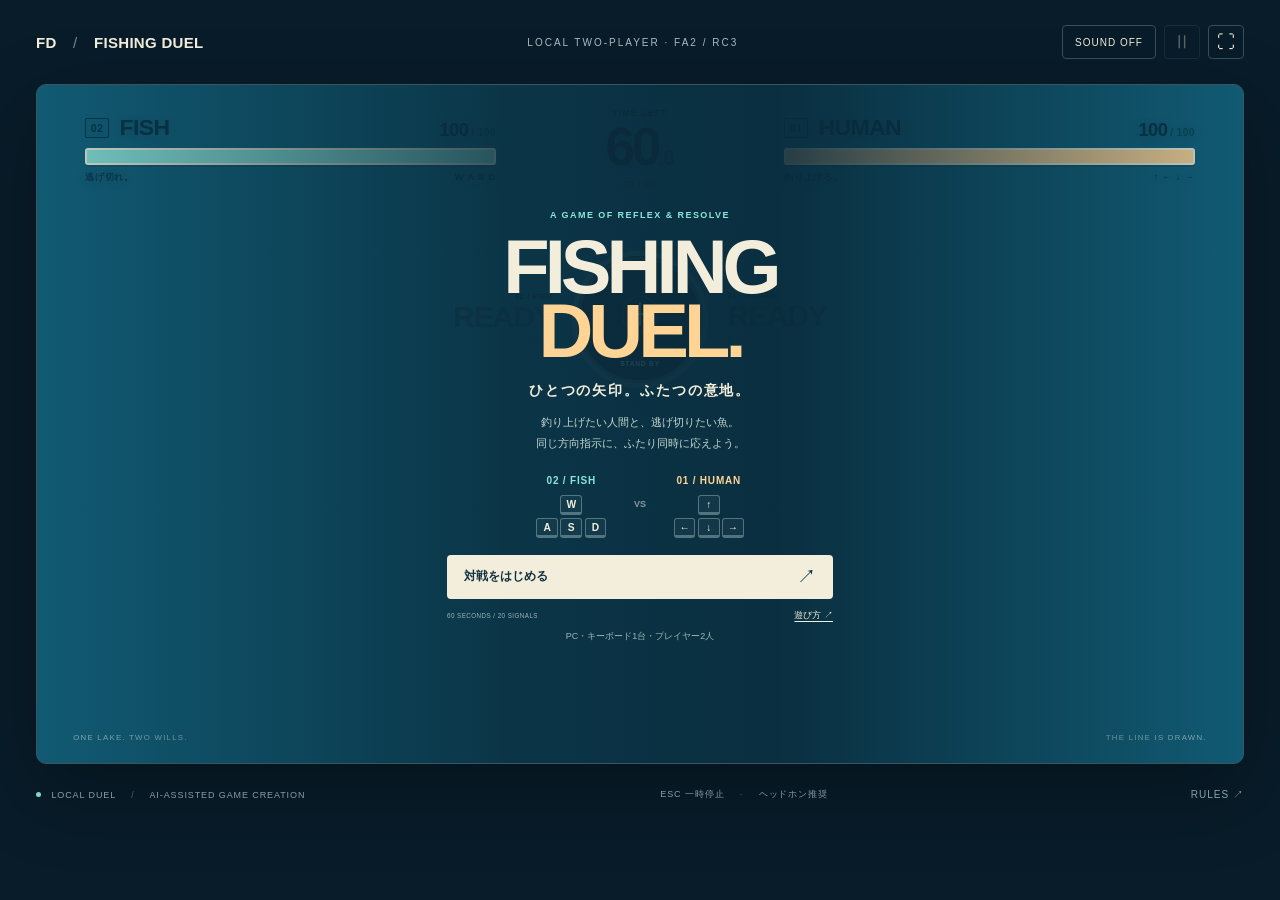
<file: page.template.html>
<!doctype html>
<html lang="ja">
<head>
<meta charset="utf-8">
<meta name="viewport" content="width=device-width, initial-scale=1">
<meta name="theme-color" content="#0b2635">
<meta name="description" content="ひとつの矢印、ふたりの反射神経。1台のキーボードで遊ぶ釣り対戦ゲーム。">
<title>FISHING DUEL — FA2 / RC3</title>
<meta name="release-candidate" content="FD-S1-FA2-RC3">
<link rel="stylesheet" href="style.css">
</head>
<body>
<main class="shell">
  <header class="masthead"><a class="brand" href="#" aria-label="FISHING DUEL タイトルへ">FD<span> / </span>FISHING DUEL</a><span class="edition">LOCAL TWO-PLAYER · FA2 / RC3</span><div class="utilities"><button id="sound" aria-pressed="false" aria-label="音をオンにする">SOUND OFF</button><button id="pause" disabled aria-label="一時停止">Ⅱ</button><button id="fullscreen" aria-label="全画面表示">⛶</button></div></header>
  <section id="arena" class="arena" aria-label="FISHING DUEL ゲーム画面">
    <!-- SCENE -->
    <div class="hud">
      <section class="health fish-health" aria-label="魚の体力"><div class="health-label"><span><b>02</b> FISH</span><output id="fish-hp">100<span>/ 100</span></output></div><div class="health-track" role="progressbar" aria-label="魚の体力" aria-valuemin="0" aria-valuemax="100" aria-valuenow="100" id="fish-bar"><div class="health-loss"></div><div class="health-fill"></div></div><div class="health-foot"><span>逃げ切れ。</span><span>W A S D</span></div></section>
      <section class="clock" aria-label="残り時間"><span>TIME LEFT</span><output id="timer">60<span>.0</span></output><small id="round-counter">00 / 20</small></section>
      <section class="health human-health" aria-label="人間の体力"><div class="health-label"><span><b>01</b> HUMAN</span><output id="human-hp">100<span>/ 100</span></output></div><div class="health-track" role="progressbar" aria-label="人間の体力" aria-valuemin="0" aria-valuemax="100" aria-valuenow="100" id="human-bar"><div class="health-loss"></div><div class="health-fill"></div></div><div class="health-foot"><span>釣り上げろ。</span><span>↑ ← ↓ →</span></div></section>
    </div>
    <div id="cue" class="cue dormant" aria-label="共通方向指示">
      <div class="judgment fish-judgment"><svg class="verdict-burst" viewBox="0 0 180 90" aria-hidden="true"><path d="M16 20 4 12M28 9 22 0M90 9V0M152 9 158 0M164 20 176 12M16 70 4 78M28 81 22 90M90 81V90M152 81 158 90M164 70 176 78"/></svg><span class="judge-owner">02 / FISH</span><strong id="fish-judge">READY</strong><small id="fish-detail">WASD</small></div>
      <div class="prompt"><svg class="prompt-ring" viewBox="0 0 120 120" aria-hidden="true"><circle class="ring-track" cx="60" cy="60" r="55"/><circle id="deadline-ring" cx="60" cy="60" r="55" pathLength="100"/></svg><svg id="direction" viewBox="0 0 100 100" aria-hidden="true" hidden><path id="direction-arrow" d="M50 9 85 44H66V87H34V44H15Z"/></svg><svg id="prompt-idle" viewBox="0 0 40 40" aria-hidden="true"><path d="M20 9V31M9 20H31"/><circle cx="20" cy="20" r="17"/></svg><span id="direction-name" class="sr-only">待機中</span><span id="prompt-label">STAND BY</span></div>
      <div class="judgment human-judgment"><svg class="verdict-burst" viewBox="0 0 180 90" aria-hidden="true"><path d="M16 20 4 12M28 9 22 0M90 9V0M152 9 158 0M164 20 176 12M16 70 4 78M28 81 22 90M90 81V90M152 81 158 90M164 70 176 78"/></svg><span class="judge-owner">01 / HUMAN</span><strong id="human-judge">READY</strong><small id="human-detail">矢印キー</small></div>
    </div>
    <div id="round-feedback" class="round-feedback" aria-live="off"></div>
    <div class="arena-caption"><span>ONE LAKE. TWO WILLS.</span><span id="phase">THE LINE IS DRAWN.</span></div>
    <div id="countdown" class="countdown" hidden><span>THE DUEL BEGINS</span><strong id="count-number">3</strong><small>左の魚はWASD ／ 右の人間は矢印キー</small></div>
    <div id="intro" class="overlay intro">
      <div class="intro-card"><span class="eyebrow">A GAME OF REFLEX & RESOLVE</span><h1>FISHING<br><em>DUEL.</em></h1><p class="tagline">ひとつの矢印。ふたつの意地。</p><p class="intro-copy">釣り上げたい人間と、逃げ切りたい魚。<br>同じ方向指示に、ふたり同時に応えよう。</p>
        <div class="players"><div><span class="player-tag fish-color">02 / FISH</span><div class="key-pad"><kbd>W</kbd><span><kbd>A</kbd><kbd>S</kbd><kbd>D</kbd></span></div></div><span class="versus">VS</span><div><span class="player-tag human-color">01 / HUMAN</span><div class="key-pad"><kbd>↑</kbd><span><kbd>←</kbd><kbd>↓</kbd><kbd>→</kbd></span></div></div></div>
        <button id="start" class="primary">対戦をはじめる <span>↗</span></button><div class="start-foot"><span>60 SECONDS / 20 SIGNALS</span><button id="help-open">遊び方 ↗</button></div><p class="keyboard-note">PC・キーボード1台・プレイヤー2人</p>
      </div>
    </div>
    <div id="paused" class="overlay pause-overlay" hidden><div class="pause-card"><span class="eyebrow">TAKE A BREATH</span><h2>PAUSED.</h2><p id="pause-message">ふたりの準備ができたら再開してください。</p><button id="resume" class="primary">対戦を再開 <span>↗</span></button><button id="quit" class="text-button">タイトルへ戻る</button></div></div>
    <div id="result" class="overlay result-overlay" hidden><div class="result-card"><span id="result-reason" class="eyebrow">TIME UP</span><h2 id="result-title">DRAW</h2><p id="result-copy"></p><div class="result-score"><div class="fish-color"><span>02 / FISH</span><strong id="result-fish">100</strong></div><span class="score-colon">:</span><div class="human-color"><span>01 / HUMAN</span><strong id="result-human">100</strong></div></div><div id="stats" class="stats"></div><button id="rematch" class="primary">もう一度、勝負する <span>↗</span></button><button id="back" class="text-button">タイトルへ戻る</button></div></div>
    <div id="help" class="overlay help-overlay" hidden><div class="help-card" role="dialog" aria-modal="true" aria-labelledby="help-title"><div class="help-heading"><span class="eyebrow">FIELD GUIDE / 01</span><button id="help-close" aria-label="遊び方を閉じる">✕</button></div><h2 id="help-title">反射神経で、<br>この糸の運命を決める。</h2><p>中央に出た矢印と同じ方向を入力。<br>左の魚は <b>W A S D</b>、右の人間は <b>矢印キー</b>。受付は1秒です。</p><div class="rules-table"><div><strong class="great">GREAT</strong><span>0.5秒以内に正解</span><b>相手 −7.5</b></div><div><strong class="good">GOOD</strong><span>0.5秒超〜1秒以内に正解</span><b>相手 −5</b></div><div><strong class="bad">BAD</strong><span>誤った方向を入力</span><b>自分 −2.5</b></div><div><strong>未入力</strong><span>1秒以内に入力なし</span><b>変化なし</b></div></div><p class="help-note">各指示で入力はひとり1回。押しっぱなし・連打は無効です。<br>双方のダメージを同時に反映し、体力0で決着。60秒経ったら残り体力で勝負します。両者同時に0なら DOUBLE K.O.、時間切れで同値なら DRAW です。</p><button id="help-done" class="primary">準備できました <span>↗</span></button></div></div>
  </section>
  <footer class="footer"><span><i></i> LOCAL DUEL <span class="footer-divider">/</span> AI-ASSISTED GAME CREATION</span><span class="footer-controls">ESC 一時停止 <span class="footer-divider">·</span> ヘッドホン推奨</span><button id="guide">RULES ↗</button></footer>
</main>
<p id="mobile-note" class="mobile-note">このゲームはPCのキーボードで2人対戦します。画面の閲覧はこの端末でも可能です。</p>
<div id="announcer" class="sr-only" aria-live="polite"></div>
<script src="engine.js"></script>
<script src="scene.js"></script>
<script src="audio.js"></script>
<script src="app.js"></script>
</body>
</html>
</file>
<file: style.css>
:root {
  color-scheme: dark;
  --ink: #0b2635;
  --paper: #f3eedb;
  --muted: #a7bfc2;
  --fish: #8be6da;
  --human: #ffd495;
  --bad: #ffa490;
  font-family: Arial, 'Noto Sans JP', 'Yu Gothic', Meiryo, sans-serif;
}
* { box-sizing: border-box; }
body { margin: 0; background: #081c29; color: var(--paper); }
button, a { -webkit-tap-highlight-color: transparent; }
button { font: inherit; cursor: pointer; }
button:disabled { opacity: .35; cursor: default; }
button:focus-visible, a:focus-visible { outline: 3px solid var(--human); outline-offset: 5px; }
button { color: inherit; }
[hidden] { display: none !important; }
.shell { width: min(1640px, calc(100% - 72px)); margin: 0 auto; }
.masthead { display: flex; align-items: center; justify-content: space-between; gap: 20px; height: 84px; }
.brand { color: var(--paper); text-decoration: none; font-weight: 900; font-size: 15px; letter-spacing: .02em; }
.brand span { color: #6f8e95; margin: 0 12px; font-weight: 400; }
.edition { font-size: 10px; letter-spacing: .2em; color: var(--muted); }
.utilities { display: flex; gap: 8px; }
.utilities button { border: 1px solid #34505b; background: none; border-radius: 4px; min-width: 36px; height: 34px; font-size: 18px; }
.utilities #sound { font-size: 10px; letter-spacing: .1em; padding: 0 12px; }
.utilities button:hover:not(:disabled) { background: #193644; }
.arena { position: relative; isolation: isolate; overflow: hidden; aspect-ratio: 16/9; container-type: inline-size; background: #12627b; border-radius: 10px; border: 1px solid #385561; box-shadow: 0 26px 80px #0004; }
#lake { width: 100%; height: 100%; display: block; }
.hud { position: absolute; inset: 4.3% 4% auto; display: grid; grid-template-columns: 1fr 20% 1fr; align-items: start; gap: 3%; text-shadow: 0 2px 8px #163f4d55; }
.health { min-width: 0; }
.health-label { display: flex; justify-content: space-between; align-items: end; gap: 12px; font-size: clamp(12px, 1.9cqw, 28px); font-weight: 900; letter-spacing: -.025em; }
.health-label b { font-size: .46em; letter-spacing: .08em; padding: .25em .42em; border: 1px solid currentColor; border-radius: 2px; vertical-align: .3em; margin-right: .4em; }
.health-label output { font-variant-numeric: tabular-nums; font-size: .8em; }
.health-label output span { font-size: .55em; opacity: .65; margin-left: .3em; letter-spacing: .04em; }
.fish-health { color: #073347; }
.human-health { color: #073347; }
.health-track { margin-top: .6cqw; height: 1.35cqw; min-height: 8px; background: #0a3149c9; border: 2px solid #eff1d9; border-radius: 3px; position: relative; overflow: hidden; box-shadow: 0 2px 0 #12405155; }
.health-fill, .health-loss { width: 100%; position: absolute; inset: 0 auto 0 0; transition: width .24s ease-out; }
.health-loss { background: #f8f3dc; transition: width .7s .2s; }
.fish-health .health-fill { background: var(--fish); }
.human-health .health-fill { background: var(--human); }
.health-foot { display: flex; justify-content: space-between; font-size: clamp(8px, .78cqw, 12px); margin-top: .55cqw; font-weight: 700; letter-spacing: .08em; opacity: .85; }
.clock { text-align: center; color: #123347; margin-top: -.4cqw; }
.clock > span { display: block; font-size: clamp(8px, .68cqw, 12px); letter-spacing: .18em; font-weight: 700; }
.clock output { display: block; font-size: clamp(24px, 4.4cqw, 70px); line-height: 1.1; letter-spacing: -.06em; font-weight: 900; font-variant-numeric: tabular-nums; }
.clock output span { font-size: .4em; opacity: .65; letter-spacing: -.03em; }
.clock small { display: block; font-size: clamp(8px, .7cqw, 12px); font-variant-numeric: tabular-nums; letter-spacing: .12em; margin-top: .2cqw; }
.clock.urgent { color: #a53f35; }
.cue { position: absolute; top: 25.3%; left: 50%; transform: translateX(-50%); display: flex; align-items: center; gap: 1.5cqw; pointer-events: none; }
.prompt { width: 10.5cqw; height: 10.5cqw; border-radius: 50%; background: #0a2a3bef; display: flex; flex-direction: column; align-items: center; justify-content: center; box-shadow: 0 0 0 .45cqw #e5f0d42b, 0 8px 30px #092b4330; position: relative; }
.prompt-ring { position: absolute; width: 106%; height: 106%; transform: rotate(-90deg); fill: none; stroke-width: 2.5; }
.ring-track { stroke: #d6e5ca33; }
#deadline-ring { stroke: #f4f1cf; stroke-dasharray: 100; stroke-dashoffset: 0; }
#direction { font-family: Arial, sans-serif; font-size: 7.2cqw; line-height: 1; font-weight: 900; color: var(--paper); padding-bottom: .7cqw; }
#prompt-label { position: absolute; bottom: 1.3cqw; font-size: .55cqw; font-weight: 700; letter-spacing: .12em; color: #cbdfd4; }
.cue.dormant .prompt { opacity: .8; }
.cue.dormant #direction { font-size: 3.5cqw; font-weight: 300; color: #c9ddd699; }
.cue.dormant #deadline-ring { opacity: 0; }
.cue.active .prompt { animation: cue-in .16s ease-out; }
.cue.active .ring-track { stroke: #f2f4c944; }
.judgment { width: 12cqw; min-height: 6.2cqw; display: flex; flex-direction: column; justify-content: center; }
.fish-judgment { text-align: right; }
.human-judgment { text-align: left; }
.judge-owner { font-size: .58cqw; letter-spacing: .13em; color: #092f44; font-weight: 700; }
.judgment strong { font-size: 2.5cqw; line-height: 1.15; font-weight: 900; letter-spacing: -.04em; color: #143b4b99; }
.judgment small { font-size: .68cqw; letter-spacing: .025em; color: #204d58; margin-top: .2cqw; min-height: 1em; }
.judgment.has-result strong { color: #f5f1d9; text-shadow: 0 2px 0 #164052, 0 0 18px #07374a77; animation: judge-in .18s ease-out; }
.judgment.has-result.bad strong { color: #9a3a32; text-shadow: 0 1px 0 #fed3ac55; }
.judgment.has-result.miss strong { color: #214d59; font-size: 1.8cqw; text-shadow: none; }
.round-feedback { position: absolute; left: 50%; top: 48%; transform: translateX(-50%); text-align: center; font-size: .85cqw; font-weight: 700; letter-spacing: .04em; color: #e7f1d9; text-shadow: 0 2px 7px #064259; pointer-events: none; }
.arena-caption { position: absolute; inset: auto 3% 3%; display: flex; justify-content: space-between; font-size: .65cqw; letter-spacing: .16em; color: #a0c7c7; pointer-events: none; }
.overlay { position: absolute; inset: 0; display: flex; align-items: center; justify-content: center; z-index: 5; background: #0825373d; backdrop-filter: blur(5px); }
.intro { background: linear-gradient(90deg, #092c4225 0%, #092939c9 39%, #092939e6 61%, #092c4225 100%); backdrop-filter: none; }
.intro-card { width: 32cqw; text-align: center; padding: 2cqw 0; }
.eyebrow { font-size: clamp(9px, .7cqw, 12px); font-weight: 700; letter-spacing: .16em; color: var(--fish); }
h1 { margin: 1.1cqw 0 1cqw; font-family: 'Arial Black', Arial, sans-serif; font-size: 6.3cqw; line-height: .84; letter-spacing: -.065em; font-weight: 900; }
h1 em { font-style: normal; color: var(--human); }
.tagline { font-size: clamp(13px, 1.2cqw, 20px); font-weight: 700; letter-spacing: .13em; margin: 1.5cqw 0 1cqw; }
.intro-copy { font-size: clamp(11px, .84cqw, 15px); line-height: 1.9; color: #c4d7d1; margin: .7cqw 0 1.35cqw; }
.players { display: flex; justify-content: center; gap: 2.3cqw; align-items: center; margin-bottom: 1.4cqw; }
.player-tag { font-size: clamp(10px, .7cqw, 12px); font-weight: 700; letter-spacing: .08em; }
.human-color { color: var(--human); }
.fish-color { color: var(--fish); }
.key-pad { display: flex; flex-direction: column; align-items: center; gap: .2cqw; margin-top: .55cqw; }
.key-pad span { display: flex; gap: .2cqw; }
kbd { display: flex; align-items: center; justify-content: center; width: 1.8cqw; height: 1.7cqw; border: 1px solid #8ca9ae88; border-bottom-width: 3px; border-radius: 3px; color: var(--paper); font: 700 .85cqw Arial, sans-serif; background: #b7d3cc0c; }
.versus { font-size: .75cqw; font-weight: 700; color: #819ca2; }
.primary { width: 100%; border: none; border-radius: 4px; padding: 1.1cqw 1.4cqw; display: flex; align-items: center; justify-content: space-between; background: var(--paper); color: #123241; font-size: clamp(12px, .9cqw, 16px); font-weight: 700; transition: background .15s, transform .15s; }
.primary:hover { background: var(--human); transform: translateY(-2px); }
.primary span { font: 400 1.6em Arial, sans-serif; line-height: .7; }
.start-foot { display: flex; justify-content: space-between; align-items: center; margin-top: .85cqw; }
.start-foot > span { font-size: .52cqw; letter-spacing: .07em; color: #9bb7b8; }
.start-foot button { font-size: .74cqw; border: none; background: none; padding: 0; text-decoration: underline; text-underline-offset: 3px; }
.keyboard-note { margin: .7cqw 0 0; font-size: clamp(9px, .64cqw, 11px); color: #9bb7b8; }
.countdown { position: absolute; inset: 0; z-index: 4; background: #082b3a55; display: flex; align-items: center; justify-content: center; flex-direction: column; text-shadow: 0 2px 20px #0a2637; }
.countdown > span { font-size: 1cqw; letter-spacing: .22em; }
.countdown strong { font-size: 11cqw; font-weight: 900; line-height: 1.2; }
.countdown small { font-size: 1cqw; letter-spacing: .04em; }
.pause-card, .result-card { width: 36cqw; text-align: center; padding: 2cqw 0; }
h2 { font-size: 5cqw; letter-spacing: -.05em; line-height: 1; margin: 1cqw 0; }
.pause-card p, .result-card p { font-size: 1cqw; line-height: 1.8; color: #c8d8d2; margin: 1.2cqw 0 2cqw; }
.text-button { background: none; border: none; color: #a9c2c2; margin-top: 1.4cqw; padding: .3cqw; font-size: .8cqw; text-decoration: underline; text-underline-offset: 4px; }
.result-score { display: flex; align-items: center; justify-content: center; gap: 3cqw; margin: 1.5cqw 0; }
.result-score div { display: flex; flex-direction: column; }
.result-score span { font-size: .7cqw; letter-spacing: .1em; }
.result-score strong { font-size: 4cqw; letter-spacing: -.04em; font-variant-numeric: tabular-nums; }
.result-score .score-colon { color: #86a5a9; font-size: 2cqw; }
.result-card h2 { font-size: 4.4cqw; white-space: nowrap; }
.stats { display: grid; grid-template-columns: 1fr 1.1fr 1fr; gap: .3cqw; font-size: .75cqw; color: #b2cbc8; margin-bottom: 2cqw; font-variant-numeric: tabular-nums; }
.stats b { font-size: .65cqw; letter-spacing: .08em; }
.help-card { width: 44cqw; background: #102e3b; padding: 2.5cqw; border: 1px solid #4b6970; border-radius: 6px; box-shadow: 0 15px 70px #0005; }
.help-heading { display: flex; justify-content: space-between; align-items: center; }
.help-heading button { background: none; border: 0; font-size: 1.3cqw; }
.help-card h2 { font-size: 2.5cqw; line-height: 1.35; letter-spacing: .01em; margin-top: 1.3cqw; }
.help-card p { font-size: clamp(12px, .9cqw, 16px); line-height: 1.9; color: #c5d7d1; }
.rules-table { border-top: 1px solid #547078; margin: 1.2cqw 0; }
.rules-table > div { display: grid; grid-template-columns: 1fr 1.9fr .85fr; gap: .7cqw; align-items: center; padding: .75cqw 0; font-size: .8cqw; border-bottom: 1px solid #45616b; }
.rules-table strong { font-size: .9cqw; }
.rules-table b { font-size: .77cqw; text-align: right; }
.great { color: var(--human); }
.good { color: var(--fish); }
.bad { color: var(--bad); }
.help-card .help-note { font-size: clamp(11px, .77cqw, 14px); margin-bottom: 1.4cqw; }
.footer { display: flex; justify-content: space-between; gap: 15px; align-items: center; height: 62px; font-size: 9px; letter-spacing: .1em; color: #9ab4b9; }
.footer i { display: inline-block; width: 5px; height: 5px; background: var(--fish); border-radius: 50%; margin-right: 7px; vertical-align: 1px; }
.footer-divider { margin: 0 12px; color: #4c6a73; }
.footer button { font-size: 10px; letter-spacing: .1em; background: none; border: none; padding: 8px 0 8px 8px; }
.mobile-note { display: none; margin: 0 24px 24px; color: #c0d1cd; font-size: 12px; line-height: 1.8; }
.sr-only { position: absolute; width: 1px; height: 1px; padding: 0; margin: -1px; overflow: hidden; clip: rect(0,0,0,0); white-space: nowrap; border: 0; }
.arena.playing .intro { display: none; }
.arena:fullscreen { width: 100vw; height: 100vh; aspect-ratio: auto; border: 0; border-radius: 0; }
.arena:fullscreen #lake { position: absolute; inset: 0; }
@keyframes cue-in { from { transform: scale(.8); } to { transform: scale(1); } }
@keyframes judge-in { from { transform: translateY(7px) scale(.94); opacity: .3; } to { transform: translateY(0) scale(1); opacity: 1; } }
@media (min-aspect-ratio: 18/10) and (min-width: 900px) { .shell { max-width: calc((100vh - 138px) * 16 / 9); } .masthead { height: 76px; } }
@media (max-width: 1000px) { .shell { width: calc(100% - 32px); } .masthead { height: 64px; } .edition { display: none; } .footer-controls { display: none; } }
@media (pointer: coarse) { .mobile-note { display: block; } }
@media (max-width: 640px) {
  .shell { width: calc(100% - 24px); }
  .brand { font-size: 11px; } .brand span { margin: 0 5px; }
  .utilities { gap: 5px; } .utilities button { height: 30px; min-width: 30px; } .utilities #sound { padding: 0 6px; font-size: 8px; }
  .arena { aspect-ratio: 4/6.7; min-height: 540px; }
  #lake { position: absolute; width: 300%; height: 100%; left: -100%; }
  .hud { inset: 18px 14px auto; grid-template-columns: 1fr 24% 1fr; gap: 3%; }
  .health-label { font-size: 13px; } .health-label b { display: none; } .health-label output { font-size: 10px; } .health-label output span { display: none; }
  .health-foot { font-size: 8px; } .health-foot span:first-child { display: none; }
  .clock output { font-size: 30px; }
  .intro-card { width: 80%; } .eyebrow { font-size: 9px; }
  h1 { font-size: 19cqw; margin: 20px 0; } .tagline { font-size: 3.5cqw; margin-bottom: 15px; }
  .intro-copy { font-size: 3cqw; margin-bottom: 20px; }
  .players { gap: 28px; margin-bottom: 20px; } .player-tag { font-size: 10px; } .key-pad { gap: 3px; margin-top: 8px; } .key-pad span { gap: 3px; } kbd { width: 24px; height: 24px; font-size: 12px; }
  .versus { font-size: 10px; } .primary { padding: 15px; font-size: 12px; } .start-foot { margin-top: 12px; } .start-foot > span { font-size: 7px; } .start-foot button { font-size: 11px; } .keyboard-note { font-size: 10px; margin-top: 12px; }
  .arena-caption { bottom: 12px; font-size: 6px; } .arena-caption span:last-child { display: none; }
  .footer { height: 50px; font-size: 7px; } .footer-divider { margin: 0 4px; }
  .cue { top: 27%; gap: 4cqw; } .prompt { width: 26cqw; height: 26cqw; } #direction { font-size: 19cqw; padding-bottom: 3cqw; } #prompt-label { font-size: 1.4cqw; bottom: 3cqw; } .cue.dormant #direction { font-size: 10cqw; }
  .judgment { width: 22cqw; } .judgment strong { font-size: 6cqw; } .judge-owner { font-size: 1.8cqw; } .judgment small { font-size: 1.9cqw; } .judgment.has-result.miss strong { font-size: 4.5cqw; }
  .round-feedback { font-size: 2.5cqw; top: 47%; }
  .pause-card, .result-card { width: 83%; } h2, .result-card h2 { font-size: 10cqw; } .pause-card p, .result-card p { font-size: 3cqw; margin: 20px 0; } .text-button { font-size: 12px; margin-top: 20px; }
  .result-score { gap: 30px; margin: 20px 0; } .result-score span { font-size: 10px; } .result-score strong { font-size: 40px; } .stats { font-size: 12px; margin-bottom: 25px; gap: 8px; } .stats b { font-size: 10px; }
  .help-card { width: 92%; padding: 20px; } .help-card h2 { font-size: 22px; } .help-heading button { font-size: 16px; } .help-card p { font-size: 11px; } .help-card .help-note { font-size: 10px; margin: 15px 0; } .rules-table > div { font-size: 9px; padding: 10px 0; } .rules-table strong { font-size: 11px; } .rules-table b { font-size: 10px; }
  .countdown strong { font-size: 30cqw; } .countdown > span, .countdown small { font-size: 3cqw; }
}
@media (prefers-reduced-motion: reduce) { *, *::before, *::after { animation: none !important; transition: none !important; } }

/* Final Adjustment 1 — 指示は即時表示、衝撃は左右の判定欄の中で完結。 */
#direction {
  width: 7.5cqw;
  height: 7.5cqw;
  margin-bottom: 1cqw;
  padding: 0;
  fill: #fff7d6;
  stroke: #fffbe8;
  stroke-width: 1.5;
  stroke-linejoin: round;
  filter: drop-shadow(0 3px 0 #052334);
}
#direction-arrow { transition: none; }
#prompt-idle { width: 3.5cqw; height: 3.5cqw; margin-bottom: 1cqw; fill: none; stroke: #d0e2d6; stroke-width: 1.5; }
#prompt-idle circle { stroke-width: .5; opacity: .45; }
.cue.active .prompt { animation: none; }
.prompt::after { content: ''; position: absolute; inset: -.7cqw; border: 2px solid #f5edc277; border-radius: 50%; opacity: 0; pointer-events: none; }
.cue.active .prompt::after { animation: signal-arrival .3s ease-out; }
.cue.resolved #direction { opacity: .42; }
.judgment { position: relative; isolation: isolate; padding: .55cqw .5cqw; }
.fish-judgment { --verdict-color: #91f1df; }
.human-judgment { --verdict-color: #ffda96; }
.judgment::before { content: ''; position: absolute; inset: 0; border-radius: 5px; opacity: 0; z-index: -1; background: #0a2c3be8; border-bottom: 2px solid var(--verdict-color); }
.verdict-burst { position: absolute; width: 100%; height: 110%; left: 0; top: -5%; fill: none; stroke: var(--verdict-color); stroke-width: 2.5; stroke-linecap: round; opacity: 0; pointer-events: none; }
.judgment.has-result.great::before { opacity: 1; box-shadow: 0 0 1.4cqw #f9dda51c; }
.judgment.has-result.great .judge-owner, .judgment.has-result.great small { color: #dceadd; }
.judgment.has-result.great strong { color: var(--verdict-color); font-size: 2.75cqw; text-shadow: 0 2px 0 #071d28; animation: great-strike .42s cubic-bezier(.16,.85,.3,1); }
.judgment.has-result.great .verdict-burst { animation: verdict-rays .38s ease-out; }
.judgment.has-result.good strong { color: #fff6d8; animation: good-confirm .2s ease-out; }
.judgment.has-result.good::before { opacity: .5; }
.judgment.has-result.good small, .judgment.has-result.good .judge-owner { color: #edf4df; }
.judgment.has-result.bad { --verdict-color: #ee927b; }
.judgment.has-result.bad strong { color: #8d322b; text-shadow: 0 1px 0 #ffd6ae55; animation: bad-recoil .23s ease-out; }
@keyframes signal-arrival { from { opacity: .6; transform: scale(.97); } to { opacity: 0; transform: scale(1.14); } }
@keyframes great-strike { 0% { transform: translateY(3px) scale(1.12); } 30% { transform: translateY(-1px) scale(.98); } 65% { transform: translateY(0) scale(1.025); } 100% { transform: none; } }
@keyframes verdict-rays { 0% { opacity: .9; transform: scale(.85); } 70% { opacity: .3; } 100% { opacity: 0; transform: scale(1.08); } }
@keyframes good-confirm { from { transform: translateY(3px); } to { transform: none; } }
@keyframes bad-recoil { 0% { transform: translateX(3px); } 35% { transform: translateX(-2px); } 100% { transform: none; } }
@media (max-width: 640px) {
  #direction { width: 19cqw; height: 19cqw; margin-bottom: 3cqw; }
  #prompt-idle { width: 10cqw; height: 10cqw; margin-bottom: 3cqw; }
  .judgment { padding: 1.7cqw 1cqw; }
  .judgment.has-result.great strong { font-size: 5.8cqw; }
}
@media (prefers-reduced-motion: reduce) {
  .prompt::after, .verdict-burst { display: none; }
  #direction { filter: none; }
}
</file>
